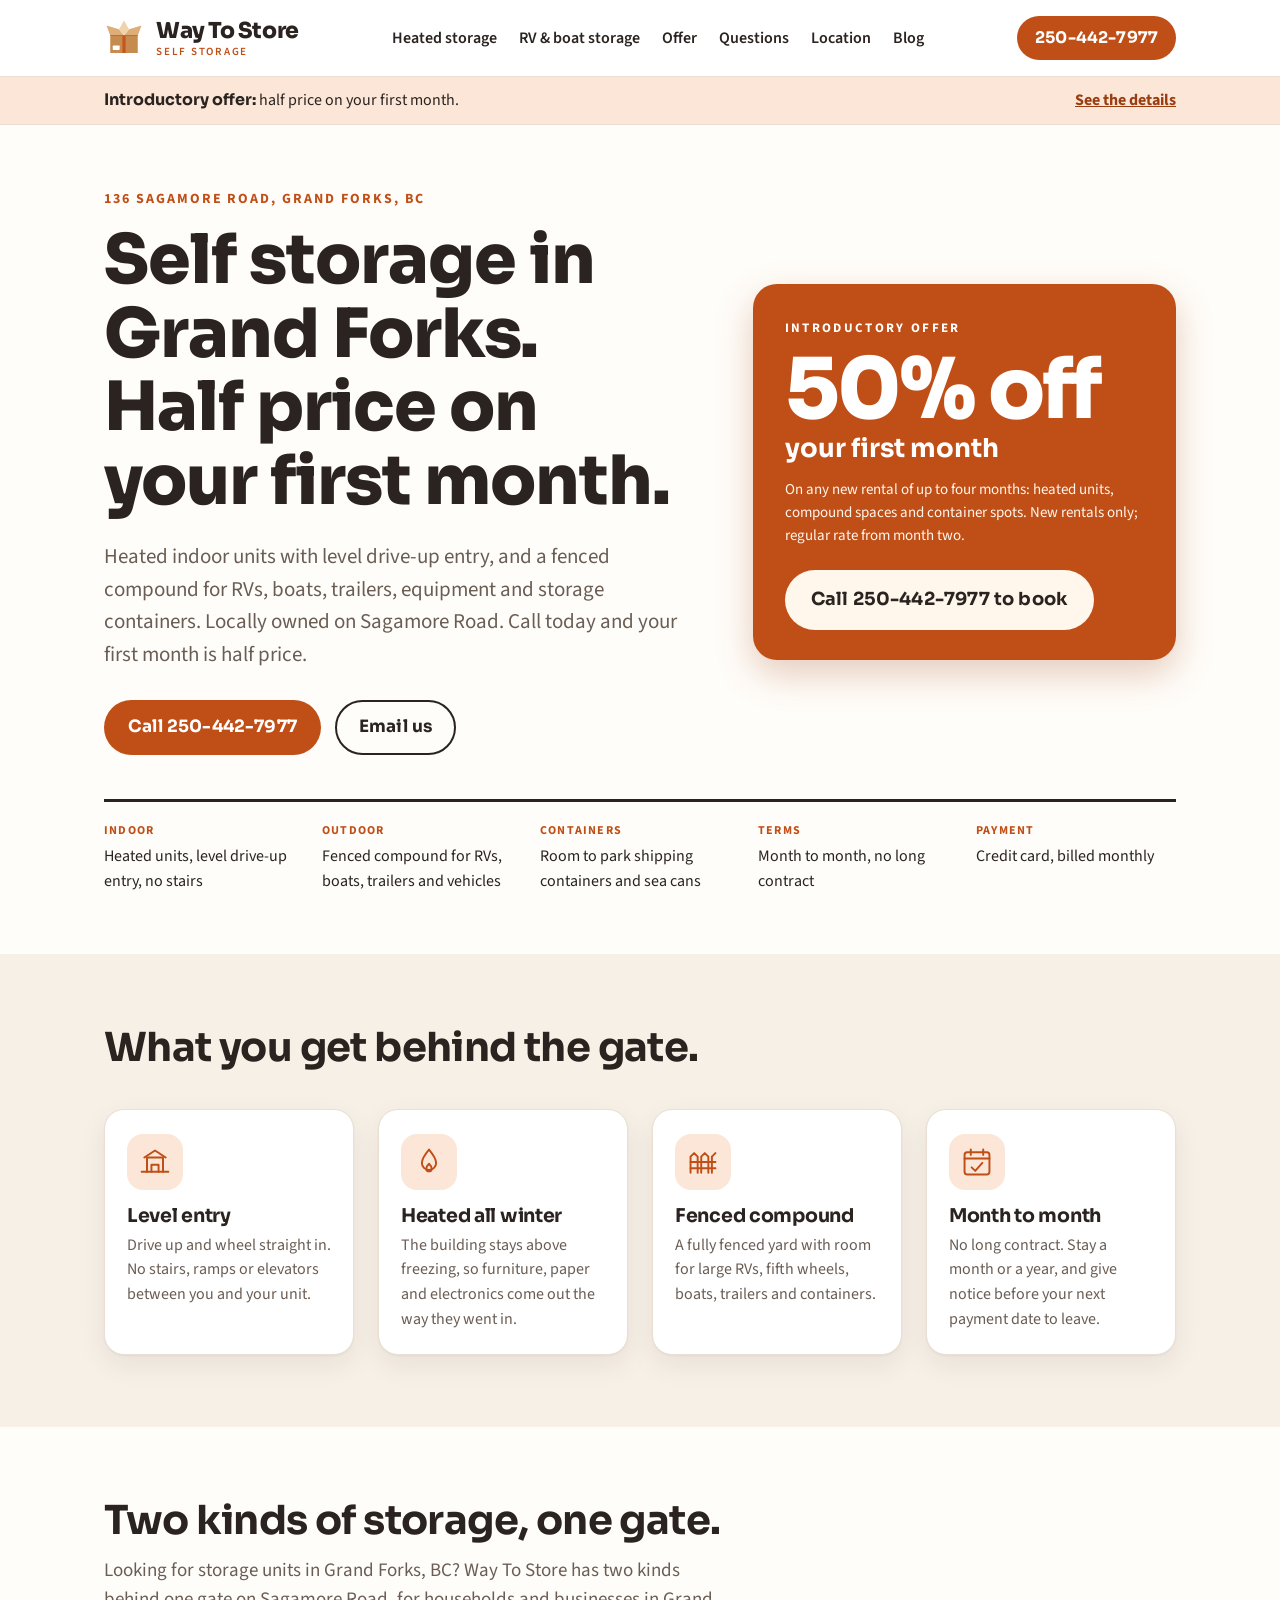
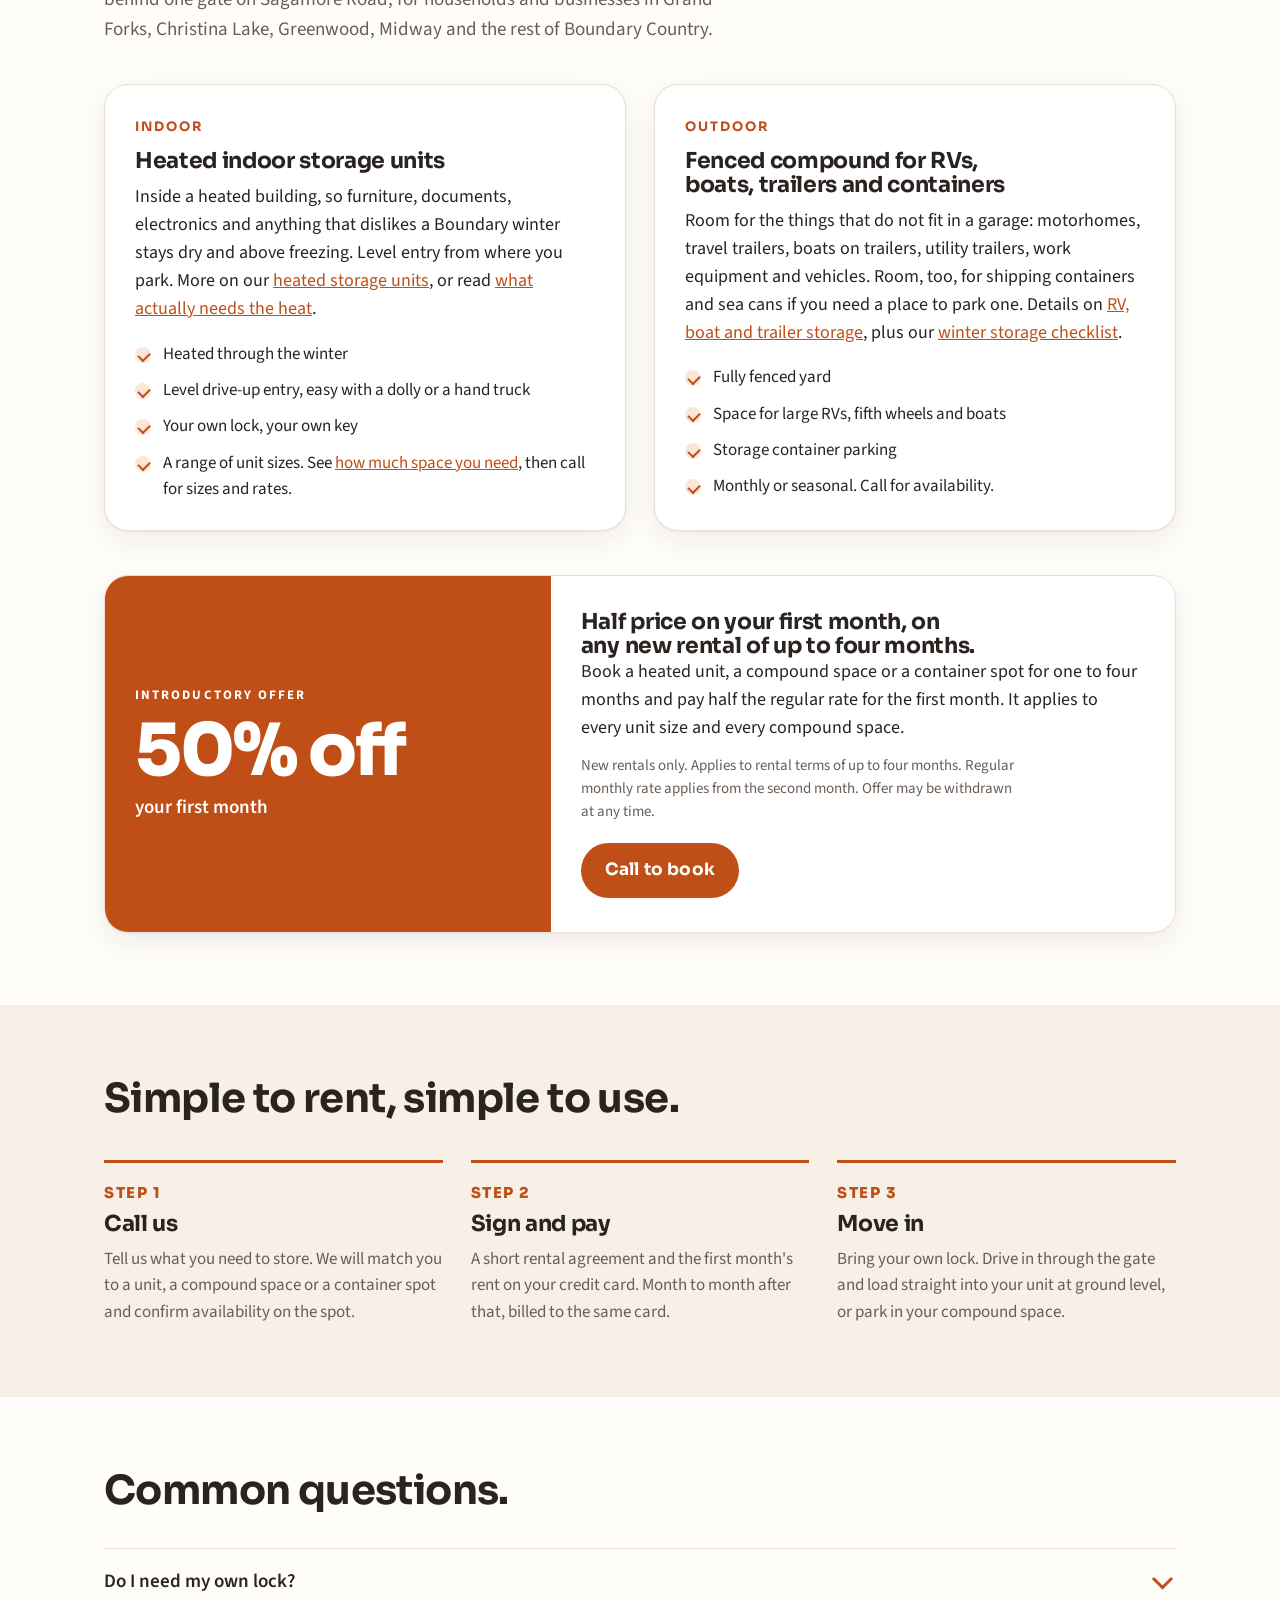
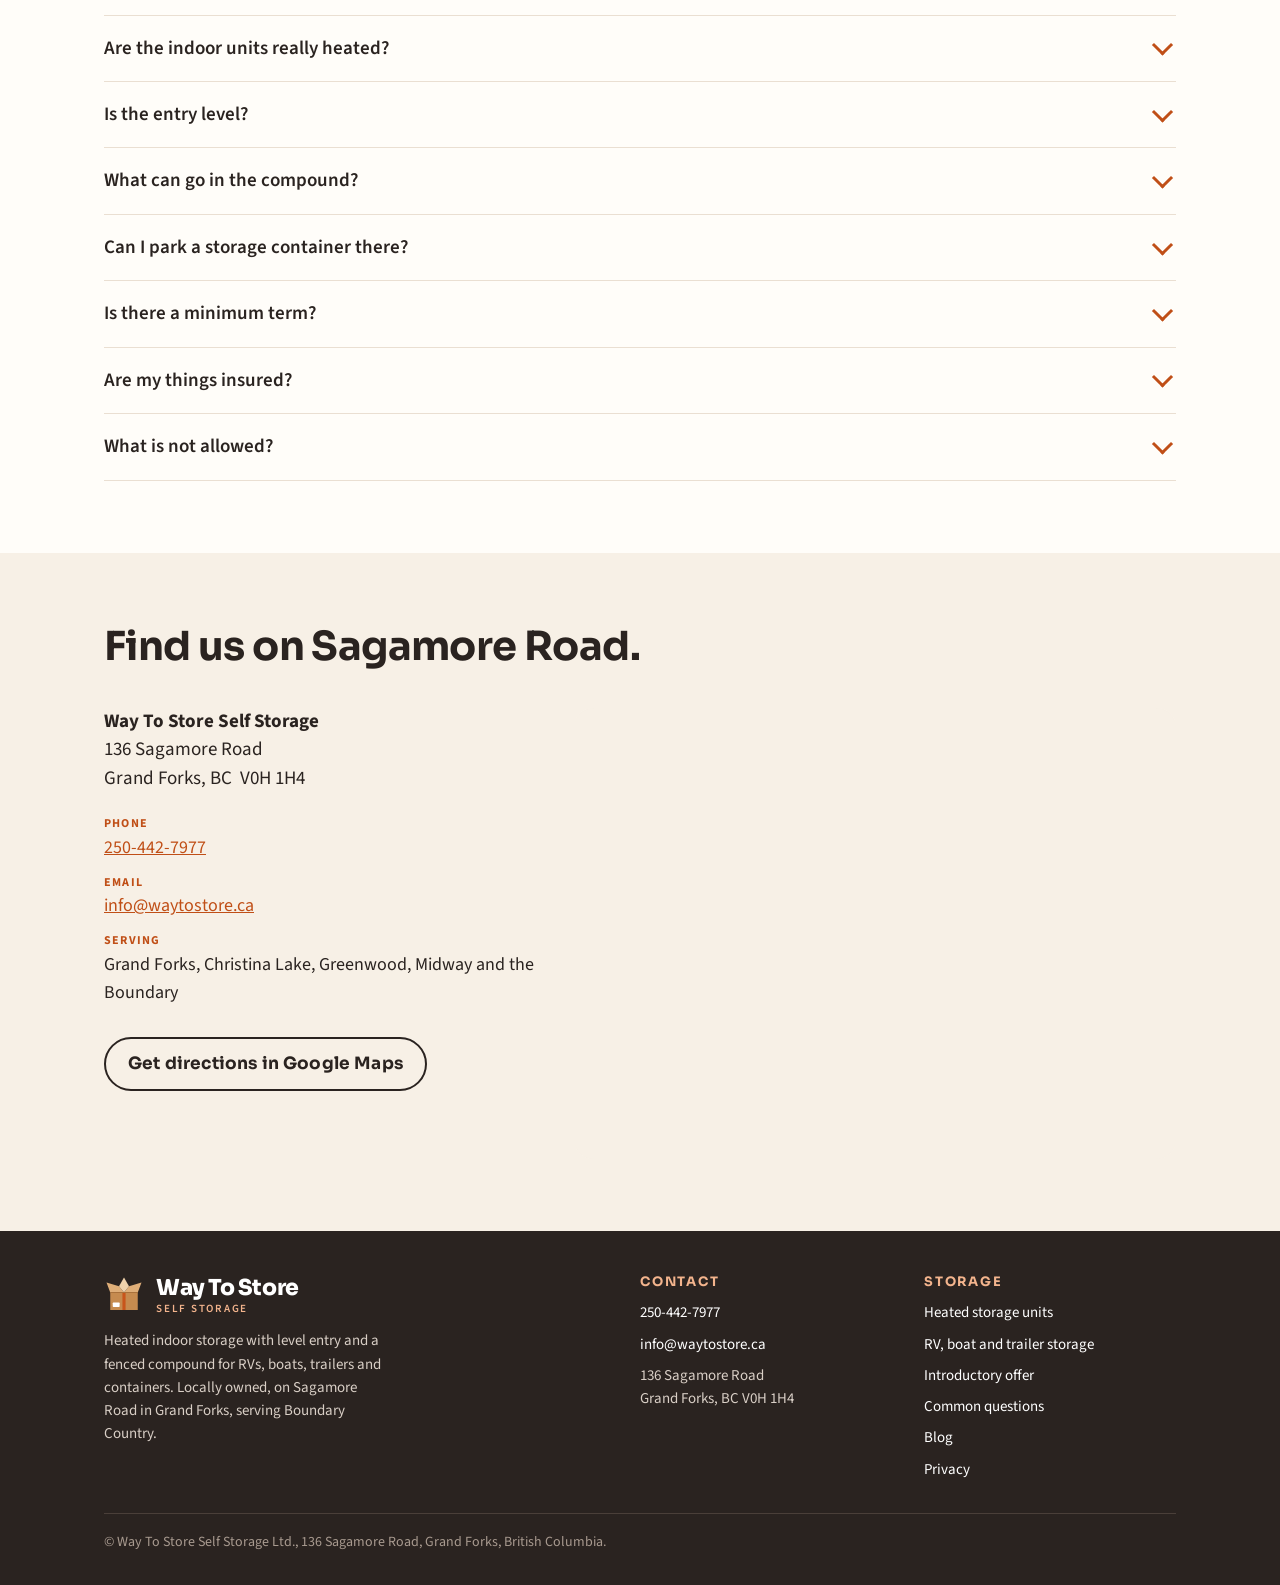
<file: index.html>
<!DOCTYPE html>
<html lang="en-CA">
<head>
<meta charset="utf-8">
<meta name="viewport" content="width=device-width, initial-scale=1">
<title>Self Storage in Grand Forks, BC | Way To Store Self Storage</title>
<meta name="description" content="Heated storage units with level drive-up entry, plus a fenced compound for RVs, boats and trailers in Grand Forks, BC. Half price first month. 250-442-7977.">
<link rel="canonical" href="https://waytostore.ca/">
<link rel="icon" href="favicon.svg" type="image/svg+xml">
<link rel="icon" href="favicon.ico" sizes="32x32">
<meta property="og:site_name" content="Way To Store Self Storage">
<meta property="og:title" content="Self Storage in Grand Forks, BC | Way To Store">
<meta property="og:description" content="Heated indoor units with level entry and a fenced compound for RVs, boats, trailers and containers on Sagamore Road, Grand Forks. Half price on your first month.">
<meta property="og:type" content="website">
<meta property="og:url" content="https://waytostore.ca/">
<meta property="og:image" content="https://waytostore.ca/og-image.png">
<meta property="og:locale" content="en_CA">
<meta name="twitter:card" content="summary_large_image">
<meta name="geo.region" content="CA-BC">
<meta name="geo.placename" content="Grand Forks">
<meta name="theme-color" content="#c04f17">
<!-- fonts --><link rel="preload" href="fonts/sora-normal-1.woff2" as="font" type="font/woff2" crossorigin><link rel="preload" href="fonts/source-sans-3-normal-3.woff2" as="font" type="font/woff2" crossorigin><!-- /fonts -->
<link rel="stylesheet" href="styles.css?v=10">
<script type="application/ld+json">
{
  "@context": "https://schema.org",
  "@graph": [
    {
      "@type": "SelfStorage",
      "@id": "https://waytostore.ca/#business",
      "name": "Way To Store Self Storage",
      "url": "https://waytostore.ca/",
      "logo": "https://waytostore.ca/logo.svg",
      "telephone": "+1-250-442-7977",
      "email": "info@waytostore.ca",
      "image": "https://waytostore.ca/og-image.png",
      "description": "Heated indoor self-storage units with level drive-up entry and a fenced outdoor compound for RVs, boats, trailers, equipment and storage containers in Grand Forks, British Columbia.",
      "address": {
        "@type": "PostalAddress",
        "streetAddress": "136 Sagamore Road",
        "addressLocality": "Grand Forks",
        "addressRegion": "BC",
        "postalCode": "V0H 1H4",
        "addressCountry": "CA"
      },
      "geo": {
        "@type": "GeoCoordinates",
        "latitude": 49.0204154,
        "longitude": -118.4269675
      },
      "hasMap": "https://www.google.com/maps/place/136+Sagamore+Rd,+Grand+Forks,+BC+V0H+1H4",
      "areaServed": [
        {
          "@type": "City",
          "name": "Grand Forks"
        },
        {
          "@type": "Place",
          "name": "Christina Lake"
        },
        {
          "@type": "City",
          "name": "Greenwood"
        },
        {
          "@type": "Place",
          "name": "Midway"
        },
        {
          "@type": "Place",
          "name": "Boundary Country"
        }
      ],
      "hasOfferCatalog": {
        "@type": "OfferCatalog",
        "name": "Storage",
        "itemListElement": [
          {
            "@type": "Offer",
            "itemOffered": {
              "@type": "Service",
              "name": "Heated indoor storage units"
            }
          },
          {
            "@type": "Offer",
            "itemOffered": {
              "@type": "Service",
              "name": "Fenced compound storage for RVs, boats, trailers and vehicles"
            }
          },
          {
            "@type": "Offer",
            "itemOffered": {
              "@type": "Service",
              "name": "Storage container parking"
            }
          }
        ]
      },
      "legalName": "Way To Store Self Storage Ltd.",
      "paymentAccepted": "Credit Card"
    }
  ]
}
</script>
<script type="application/ld+json" data-gen="faq">
{
  "@context": "https://schema.org",
  "@type": "FAQPage",
  "mainEntity": [
    {
      "@type": "Question",
      "name": "Do I need my own lock?",
      "acceptedAnswer": {
        "@type": "Answer",
        "text": "Yes. You supply the lock and keep the only key. A good disc lock or closed-shackle padlock is best."
      }
    },
    {
      "@type": "Question",
      "name": "Are the indoor units really heated?",
      "acceptedAnswer": {
        "@type": "Answer",
        "text": "Yes. The building is heated through the winter so contents stay above freezing. It is not humidity-controlled, so wrap upholstered furniture and mattresses and keep boxes off the floor."
      }
    },
    {
      "@type": "Question",
      "name": "Is the entry level?",
      "acceptedAnswer": {
        "@type": "Answer",
        "text": "Yes. You drive up and walk or wheel straight in. No stairs, no ramps, no elevator, which makes a difference when you are moving a fridge or a filing cabinet."
      }
    },
    {
      "@type": "Question",
      "name": "What can go in the compound?",
      "acceptedAnswer": {
        "@type": "Answer",
        "text": "Motorhomes, travel trailers and fifth wheels, boats on trailers, utility and cargo trailers, vehicles and work equipment. Tell us the length when you call so we can place you."
      }
    },
    {
      "@type": "Question",
      "name": "Can I park a storage container there?",
      "acceptedAnswer": {
        "@type": "Answer",
        "text": "Yes. There is room in the fenced compound for shipping containers and sea cans, whether you already own one or are having one delivered. Tell us the size and we will set aside a spot the truck can reach."
      }
    },
    {
      "@type": "Question",
      "name": "Is there a minimum term?",
      "acceptedAnswer": {
        "@type": "Answer",
        "text": "One month. After that it is month to month. Give us notice before your next payment date when you are ready to move out."
      }
    },
    {
      "@type": "Question",
      "name": "Are my things insured?",
      "acceptedAnswer": {
        "@type": "Answer",
        "text": "No. Goods in storage are not insured by us. Most home or tenant policies extend to items in storage, so check with your insurer."
      }
    },
    {
      "@type": "Question",
      "name": "What is not allowed?",
      "acceptedAnswer": {
        "@type": "Answer",
        "text": "Fuel, propane, paint, chemicals and other hazardous materials, food and perishables, animals, anything illegal, and living or working in a unit. RVs and boats in the compound must be drained of water and have fuel tanks no more than a quarter full."
      }
    }
  ]
}
</script>
</head>
<body>

<header>
  <div class="wrap nav">
    <a class="brand" href="./"><svg class="mark" viewBox="0 0 64 64" aria-hidden="true"><path d="M10 28 H54 V56 H10 Z" fill="#c68b4f"/><path d="M10 28 L4 12 L24 18 L32 28 Z M54 28 L60 12 L40 18 L32 28 Z" fill="#dfae78"/><path d="M24 18 L32 4 L40 18 L32 28 Z" fill="#f0d2ab"/><rect x="29.5" y="28" width="5" height="28" fill="#c8551b"/><path d="M10 28 H54" stroke="#a9713a" stroke-width="1.5"/><rect x="14" y="44" width="11" height="7" rx="1" fill="#ffffff"/></svg><span class="word"><b>Way To Store</b><small>Self Storage</small></span></a>
    <ul class="nav-desktop">
      <li><a href="./heated-storage-grand-forks.html">Heated storage</a></li>
      <li><a href="./rv-boat-trailer-storage-grand-forks.html">RV &amp; boat storage</a></li>
      <li><a href="./#offer">Offer</a></li>
      <li><a href="./#faq">Questions</a></li>
      <li><a href="./#location">Location</a></li>
      <li><a href="./blog/">Blog</a></li>
    </ul>
    <a class="btn" href="tel:+12504427977">250-442-7977</a>
    <details class="nav-mobile">
      <summary aria-label="Menu"><span></span><span></span><span></span></summary>
      <ul>
        <li><a href="./heated-storage-grand-forks.html">Heated storage</a></li>
        <li><a href="./rv-boat-trailer-storage-grand-forks.html">RV &amp; boat storage</a></li>
        <li><a href="./#offer">Offer</a></li>
        <li><a href="./#faq">Questions</a></li>
        <li><a href="./#location">Location</a></li>
        <li><a href="./blog/">Blog</a></li>
      </ul>
    </details>
  </div>
</header>

<div class="ribbon">
  <div class="wrap">
    <div><strong>Introductory offer:</strong> half price on your first month.</div>
    <a href="#offer">See the details</a>
  </div>
</div>

<main id="top">

<section class="hero">
  <div class="wrap grid">
    <div>
      <div class="eyebrow">136 Sagamore Road, Grand Forks, BC</div>
      <h1>Self storage in Grand Forks. Half price on your first month.</h1>
      <p class="lede">Heated indoor units with level drive-up entry, and a fenced compound for RVs, boats, trailers, equipment and storage containers. Locally owned on Sagamore Road. Call today and your first month is half price.</p>
      <div class="actions">
        <a class="btn" href="tel:+12504427977">Call 250-442-7977</a>
        <a class="btn ghost" href="mailto:info@waytostore.ca?subject=Storage%20enquiry">Email us</a>
      </div>
    </div>
    <div class="hero-offer" id="offer-top">
      <div class="label">Introductory offer</div>
      <div class="big">50% off</div>
      <div class="sub">your first month</div>
      <p class="terms">On any new rental of up to four months: heated units, compound spaces and container spots. New rentals only; regular rate from month two.</p>
      <a class="btn" href="tel:+12504427977">Call 250-442-7977 to book</a>
    </div>
  </div>
  <div class="wrap">
    <dl class="facts-strip">
      <div><dt>Indoor</dt><dd>Heated units, level drive-up entry, no stairs</dd></div>
      <div><dt>Outdoor</dt><dd>Fenced compound for RVs, boats, trailers and vehicles</dd></div>
      <div><dt>Containers</dt><dd>Room to park shipping containers and sea cans</dd></div>
      <div><dt>Terms</dt><dd>Month to month, no long contract</dd></div>
      <div><dt>Payment</dt><dd>Credit card, billed monthly</dd></div>
    </dl>
  </div>
</section>

<section class="band tint" id="why">
  <div class="wrap">
    <h2>What you get behind the gate.</h2>
    <div class="why">
      <div>
        <svg viewBox="0 0 36 36" fill="none" stroke="currentColor" stroke-width="2.2" stroke-linecap="round" stroke-linejoin="round" aria-hidden="true"><path d="M3 29h30"/><path d="M9 29V13h18v16"/><path d="M14 29v-8h8v8"/><path d="M6 13l12-8 12 8"/></svg>
        <h3>Level entry</h3>
        <p>Drive up and wheel straight in. No stairs, ramps or elevators between you and your unit.</p>
      </div>
      <div>
        <svg viewBox="0 0 36 36" fill="none" stroke="currentColor" stroke-width="2.2" stroke-linecap="round" stroke-linejoin="round" aria-hidden="true"><path d="M18 4c-5 6-8 10-8 15a8 8 0 0 0 16 0c0-5-3-9-8-15z"/><path d="M18 20c-2 2-3 3.5-3 5.5a3 3 0 0 0 6 0c0-2-1-3.5-3-5.5z"/></svg>
        <h3>Heated all winter</h3>
        <p>The building stays above freezing, so furniture, paper and electronics come out the way they went in.</p>
      </div>
      <div>
        <svg viewBox="0 0 36 36" fill="none" stroke="currentColor" stroke-width="2.2" stroke-linecap="round" stroke-linejoin="round" aria-hidden="true"><path d="M4 30V12l4-4 4 4v18M16 30V12l4-4 4 4v18M28 30V12l4-4"/><path d="M4 18h28M4 25h28"/></svg>
        <h3>Fenced compound</h3>
        <p>A fully fenced yard with room for large RVs, fifth wheels, boats, trailers and containers.</p>
      </div>
      <div>
        <svg viewBox="0 0 36 36" fill="none" stroke="currentColor" stroke-width="2.2" stroke-linecap="round" stroke-linejoin="round" aria-hidden="true"><rect x="4" y="7" width="28" height="25" rx="3"/><path d="M4 14h28M11 4v6M25 4v6"/><path d="M12 24l4 4 8-9"/></svg>
        <h3>Month to month</h3>
        <p>No long contract. Stay a month or a year, and give notice before your next payment date to leave.</p>
      </div>
    </div>
  </div>
</section>

<section class="band" id="storage">
  <div class="wrap">
    <h2>Two kinds of storage, one gate.</h2>
    <p class="section-intro">Looking for storage units in Grand Forks, BC? Way To Store has two kinds behind one gate on Sagamore Road, for households and businesses in Grand Forks, Christina Lake, Greenwood, Midway and the rest of Boundary Country.</p>
    <div class="two">
      <div class="offer">
        <div class="num">INDOOR</div>
        <h3>Heated indoor storage units</h3>
        <p>Inside a heated building, so furniture, documents, electronics and anything that dislikes a Boundary winter stays dry and above freezing. Level entry from where you park. More on our <a href="heated-storage-grand-forks.html">heated storage units</a>, or read <a href="blog/heated-vs-unheated-storage-grand-forks.html">what actually needs the heat</a>.</p>
        <ul>
          <li>Heated through the winter</li>
          <li>Level drive-up entry, easy with a dolly or a hand truck</li>
          <li>Your own lock, your own key</li>
          <li>A range of unit sizes. See <a href="blog/how-much-storage-space-do-i-need.html">how much space you need</a>, then call for sizes and rates.</li>
        </ul>
      </div>
      <div class="offer">
        <div class="num">OUTDOOR</div>
        <h3>Fenced compound for RVs, boats, trailers and containers</h3>
        <p>Room for the things that do not fit in a garage: motorhomes, travel trailers, boats on trailers, utility trailers, work equipment and vehicles. Room, too, for shipping containers and sea cans if you need a place to park one. Details on <a href="rv-boat-trailer-storage-grand-forks.html">RV, boat and trailer storage</a>, plus our <a href="blog/winter-storage-rv-boat-boundary.html">winter storage checklist</a>.</p>
        <ul>
          <li>Fully fenced yard</li>
          <li>Space for large RVs, fifth wheels and boats</li>
          <li>Storage container parking</li>
          <li>Monthly or seasonal. Call for availability.</li>
        </ul>
      </div>
    </div>

    <div class="offer-block" id="offer">
      <div class="price">
        <div class="label">Introductory offer</div>
        <div class="big">50% off</div>
        <div class="sub">your first month</div>
      </div>
      <div class="terms">
        <h3>Half price on your first month, on any new rental of up to four months.</h3>
        <p>Book a heated unit, a compound space or a container spot for one to four months and pay half the regular rate for the first month. It applies to every unit size and every compound space.</p>
        <p class="fine">New rentals only. Applies to rental terms of up to four months. Regular monthly rate applies from the second month. Offer may be withdrawn at any time.</p>
        <div class="actions">
          <a class="btn" href="tel:+12504427977">Call to book</a>
        </div>
      </div>
    </div>
  </div>
</section>

<section class="band tint" id="how">
  <div class="wrap">
    <h2>Simple to rent, simple to use.</h2>
    <div class="steps">
      <div class="step">
        <div class="n">STEP 1</div>
        <h3>Call us</h3>
        <p>Tell us what you need to store. We will match you to a unit, a compound space or a container spot and confirm availability on the spot.</p>
      </div>
      <div class="step">
        <div class="n">STEP 2</div>
        <h3>Sign and pay</h3>
        <p>A short rental agreement and the first month's rent on your credit card. Month to month after that, billed to the same card.</p>
      </div>
      <div class="step">
        <div class="n">STEP 3</div>
        <h3>Move in</h3>
        <p>Bring your own lock. Drive in through the gate and load straight into your unit at ground level, or park in your compound space.</p>
      </div>
    </div>
  </div>
</section>

<section class="band" id="faq">
  <div class="wrap">
    <h2>Common questions.</h2>
    <div class="faq">
      <details>
        <summary>Do I need my own lock?</summary>
        <p>Yes. You supply the lock and keep the only key. A good disc lock or closed-shackle padlock is best.</p>
      </details>
      <details>
        <summary>Are the indoor units really heated?</summary>
        <p>Yes. The building is heated through the winter so contents stay above freezing. It is not humidity-controlled, so wrap upholstered furniture and mattresses and keep boxes off the floor.</p>
      </details>
      <details>
        <summary>Is the entry level?</summary>
        <p>Yes. You drive up and walk or wheel straight in. No stairs, no ramps, no elevator, which makes a difference when you are moving a fridge or a filing cabinet.</p>
      </details>
      <details>
        <summary>What can go in the compound?</summary>
        <p>Motorhomes, travel trailers and fifth wheels, boats on trailers, utility and cargo trailers, vehicles and work equipment. Tell us the length when you call so we can place you.</p>
      </details>
      <details>
        <summary>Can I park a storage container there?</summary>
        <p>Yes. There is room in the fenced compound for shipping containers and sea cans, whether you already own one or are having one delivered. Tell us the size and we will set aside a spot the truck can reach.</p>
      </details>
      <details>
        <summary>Is there a minimum term?</summary>
        <p>One month. After that it is month to month. Give us notice before your next payment date when you are ready to move out.</p>
      </details>
      <details>
        <summary>Are my things insured?</summary>
        <p>No. Goods in storage are not insured by us. Most home or tenant policies extend to items in storage, so check with your insurer.</p>
      </details>
      <details>
        <summary>What is not allowed?</summary>
        <p>Fuel, propane, paint, chemicals and other hazardous materials, food and perishables, animals, anything illegal, and living or working in a unit. RVs and boats in the compound must be drained of water and have fuel tanks no more than a quarter full.</p>
      </details>
    </div>
  </div>
</section>

<section class="band tint" id="location">
  <div class="wrap">
    <h2>Find us on Sagamore Road.</h2>
    <div class="loc">
      <div>
        <address>
          <strong>Way To Store Self Storage</strong><br>
          136 Sagamore Road<br>
          Grand Forks, BC&nbsp; V0H 1H4
        </address>
        <ul class="contact-list">
          <li><span>Phone</span><a href="tel:+12504427977">250-442-7977</a></li>
          <li><span>Email</span><a href="mailto:info@waytostore.ca">info@waytostore.ca</a></li>
          <li><span>Serving</span>Grand Forks, Christina Lake, Greenwood, Midway and the Boundary</li>
        </ul>
        <div class="actions">
          <a class="btn ghost" href="https://www.google.com/maps/dir/?api=1&destination=136+Sagamore+Road,+Grand+Forks,+BC" target="_blank" rel="noopener">Get directions in Google Maps</a>
        </div>
      </div>
      <iframe class="map" allowfullscreen title="Map showing Way To Store Self Storage at 136 Sagamore Road, Grand Forks, BC" loading="lazy" referrerpolicy="no-referrer-when-downgrade" src="https://www.google.com/maps/embed?origin=mfe&amp;pb=!1m3!2m1!1s136+Sagamore+Road,+Grand+Forks,+BC!6i15"></iframe>
    </div>
  </div>
</section>

</main>

<footer>
  <div class="wrap">
    <div class="cols">
      <div>
        <a class="brand" href="./"><svg class="mark" viewBox="0 0 64 64" aria-hidden="true"><path d="M10 28 H54 V56 H10 Z" fill="#c68b4f"/><path d="M10 28 L4 12 L24 18 L32 28 Z M54 28 L60 12 L40 18 L32 28 Z" fill="#dfae78"/><path d="M24 18 L32 4 L40 18 L32 28 Z" fill="#f0d2ab"/><rect x="29.5" y="28" width="5" height="28" fill="#c8551b"/><path d="M10 28 H54" stroke="#a9713a" stroke-width="1.5"/><rect x="14" y="44" width="11" height="7" rx="1" fill="#ffffff"/></svg><span class="word"><b>Way To Store</b><small>Self Storage</small></span></a>
        <p>Heated indoor storage with level entry and a fenced compound for RVs, boats, trailers and containers. Locally owned, on Sagamore Road in Grand Forks, serving Boundary Country.</p>
      </div>
      <div>
        <h3>Contact</h3>
        <ul>
          <li><a href="tel:+12504427977">250-442-7977</a></li>
          <li><a href="mailto:info@waytostore.ca">info@waytostore.ca</a></li>
          <li>136 Sagamore Road<br>Grand Forks, BC V0H 1H4</li>
        </ul>
      </div>
      <div>
        <h3>Storage</h3>
        <ul>
          <li><a href="./heated-storage-grand-forks.html">Heated storage units</a></li>
          <li><a href="./rv-boat-trailer-storage-grand-forks.html">RV, boat and trailer storage</a></li>
          <li><a href="./#offer">Introductory offer</a></li>
          <li><a href="./#faq">Common questions</a></li>
          <li><a href="./blog/">Blog</a></li>
          <li><a href="./privacy.html">Privacy</a></li>
        </ul>
      </div>
    </div>
    <div class="legal">&copy; Way To Store Self Storage Ltd., 136 Sagamore Road, Grand Forks, British Columbia.</div>
  </div>
</footer>

</body>
</html>
</file>
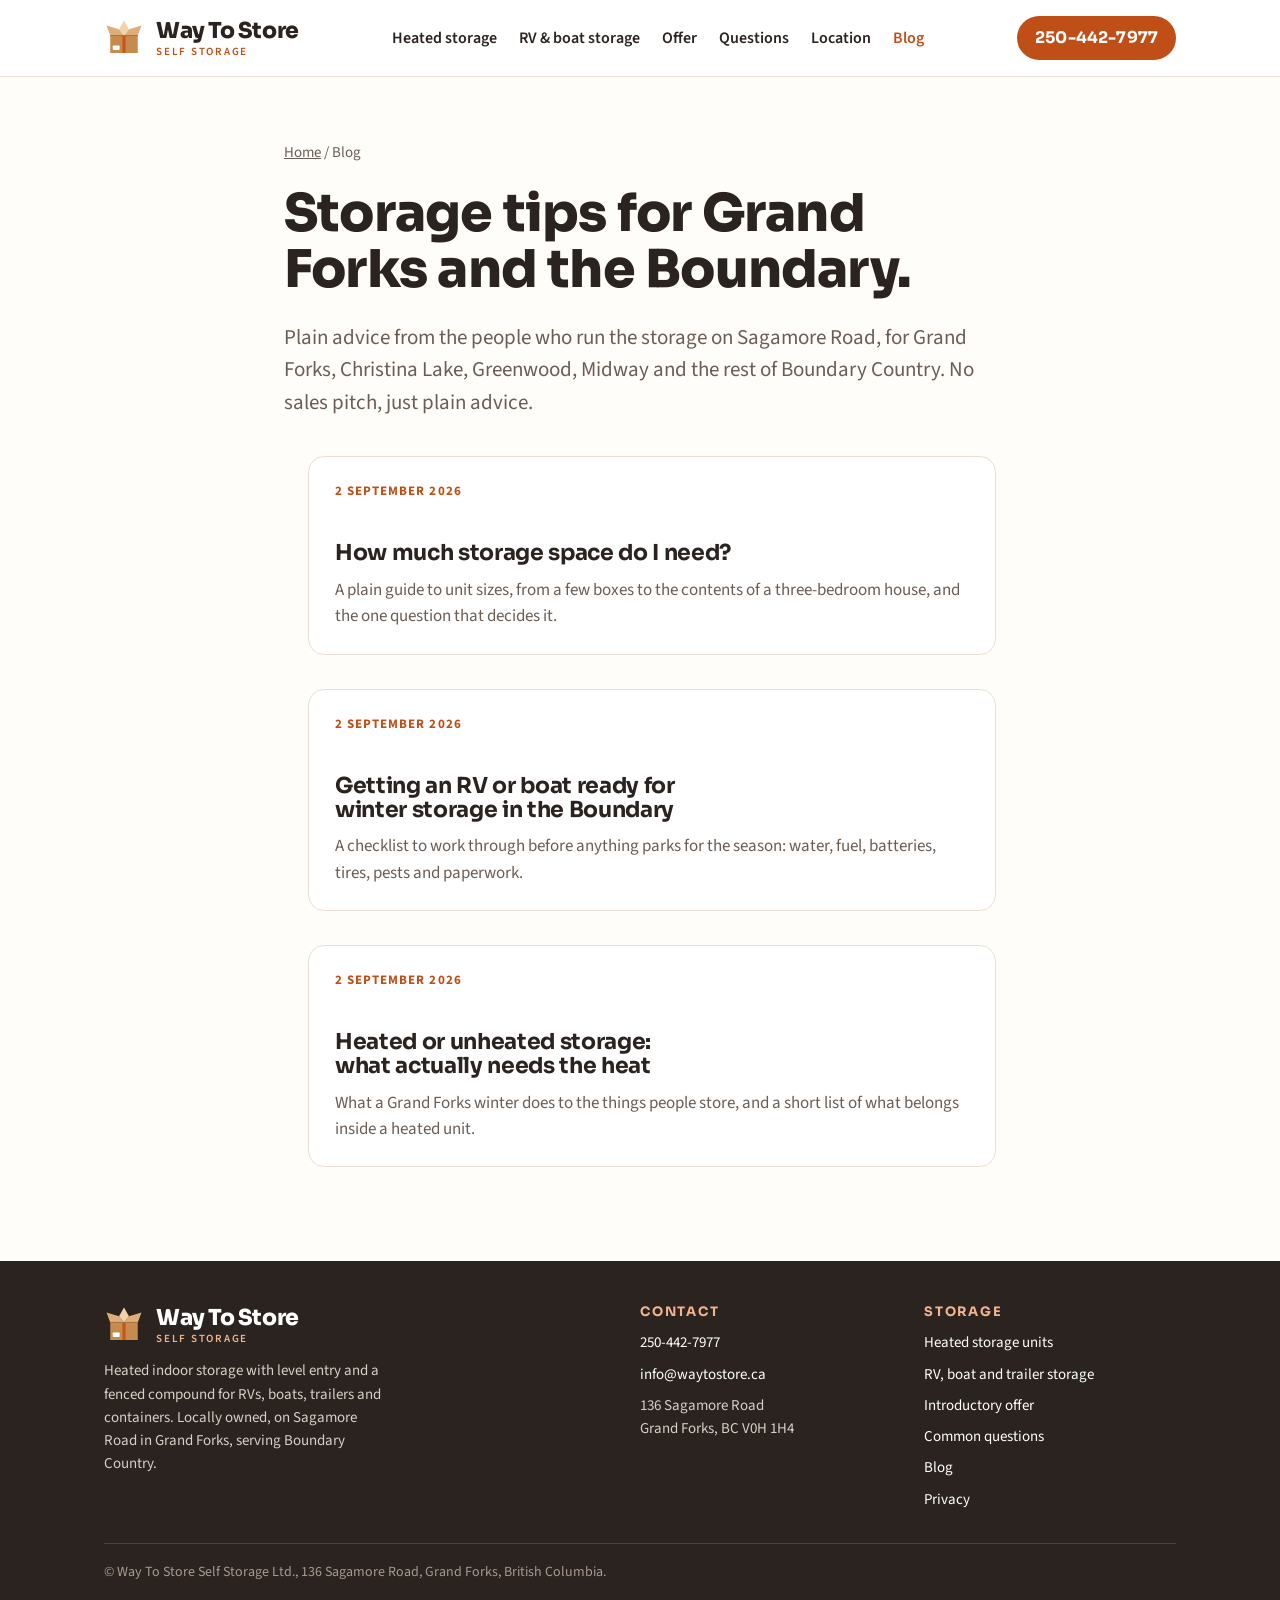
<file: blog/index.html>
<!DOCTYPE html>
<html lang="en-CA">
<head>
<meta charset="utf-8">
<meta name="viewport" content="width=device-width, initial-scale=1">
<title>Storage Tips for Grand Forks &amp; the Boundary | Way To Store</title>
<meta name="description" content="Plain storage advice from Way To Store in Grand Forks, BC: choosing a unit size, winter RV and boat prep, and what needs a heated unit.">
<link rel="canonical" href="https://waytostore.ca/blog/">
<link rel="icon" href="../favicon.svg" type="image/svg+xml">
<link rel="icon" href="../favicon.ico" sizes="32x32">
<meta property="og:site_name" content="Way To Store Self Storage">
<meta property="og:title" content="Storage Tips | Way To Store Blog">
<meta property="og:description" content="Plain advice on storage from Way To Store Self Storage in Grand Forks, BC.">
<meta property="og:type" content="website">
<meta property="og:url" content="https://waytostore.ca/blog/">
<meta property="og:image" content="https://waytostore.ca/og-image.png">
<meta property="og:locale" content="en_CA">
<meta name="twitter:card" content="summary_large_image">
<!-- fonts --><link rel="preload" href="../fonts/sora-normal-1.woff2" as="font" type="font/woff2" crossorigin><link rel="preload" href="../fonts/source-sans-3-normal-3.woff2" as="font" type="font/woff2" crossorigin><!-- /fonts -->
<link rel="stylesheet" href="../styles.css?v=10">
<script type="application/ld+json">
{
  "@context": "https://schema.org",
  "@type": "Blog",
  "name": "Way To Store Blog",
  "url": "https://waytostore.ca/blog/",
  "publisher": {"@type": "Organization", "name": "Way To Store Self Storage", "url": "https://waytostore.ca/"}
}
</script>
<script type="application/ld+json" data-gen="breadcrumbs">
{
  "@context": "https://schema.org",
  "@type": "BreadcrumbList",
  "itemListElement": [
    {
      "@type": "ListItem",
      "position": 1,
      "name": "Home",
      "item": "https://waytostore.ca/"
    },
    {
      "@type": "ListItem",
      "position": 2,
      "name": "Blog",
      "item": "https://waytostore.ca/blog/"
    }
  ]
}
</script>
</head>
<body>
<header>
  <div class="wrap nav">
    <a class="brand" href="../"><svg class="mark" viewBox="0 0 64 64" aria-hidden="true"><path d="M10 28 H54 V56 H10 Z" fill="#c68b4f"/><path d="M10 28 L4 12 L24 18 L32 28 Z M54 28 L60 12 L40 18 L32 28 Z" fill="#dfae78"/><path d="M24 18 L32 4 L40 18 L32 28 Z" fill="#f0d2ab"/><rect x="29.5" y="28" width="5" height="28" fill="#c8551b"/><path d="M10 28 H54" stroke="#a9713a" stroke-width="1.5"/><rect x="14" y="44" width="11" height="7" rx="1" fill="#ffffff"/></svg><span class="word"><b>Way To Store</b><small>Self Storage</small></span></a>
    <ul class="nav-desktop">
      <li><a href="../heated-storage-grand-forks.html">Heated storage</a></li>
      <li><a href="../rv-boat-trailer-storage-grand-forks.html">RV &amp; boat storage</a></li>
      <li><a href="../#offer">Offer</a></li>
      <li><a href="../#faq">Questions</a></li>
      <li><a href="../#location">Location</a></li>
      <li><a href="../blog/" aria-current="page">Blog</a></li>
    </ul>
    <a class="btn" href="tel:+12504427977">250-442-7977</a>
    <details class="nav-mobile">
      <summary aria-label="Menu"><span></span><span></span><span></span></summary>
      <ul>
        <li><a href="../heated-storage-grand-forks.html">Heated storage</a></li>
        <li><a href="../rv-boat-trailer-storage-grand-forks.html">RV &amp; boat storage</a></li>
        <li><a href="../#offer">Offer</a></li>
        <li><a href="../#faq">Questions</a></li>
        <li><a href="../#location">Location</a></li>
        <li><a href="../blog/" aria-current="page">Blog</a></li>
      </ul>
    </details>
  </div>
</header>

<main class="article">
  <div class="wrap">
    <div class="crumbs"><a href="../">Home</a> / Blog</div>
    <h1>Storage tips for Grand Forks and the Boundary.</h1>
    <p class="lede">Plain advice from the people who run the storage on Sagamore Road, for Grand Forks, Christina Lake, Greenwood, Midway and the rest of Boundary Country. No sales pitch, just plain advice.</p>

    <ul class="post-list">
      <li>
        <time datetime="2026-09-02">2 September 2026</time>
        <h2><a href="how-much-storage-space-do-i-need.html">How much storage space do I need?</a></h2>
        <p>A plain guide to unit sizes, from a few boxes to the contents of a three-bedroom house, and the one question that decides it.</p>
      </li>
      <li>
        <time datetime="2026-09-02">2 September 2026</time>
        <h2><a href="winter-storage-rv-boat-boundary.html">Getting an RV or boat ready for winter storage in the Boundary</a></h2>
        <p>A checklist to work through before anything parks for the season: water, fuel, batteries, tires, pests and paperwork.</p>
      </li>
      <li>
        <time datetime="2026-09-02">2 September 2026</time>
        <h2><a href="heated-vs-unheated-storage-grand-forks.html">Heated or unheated storage: what actually needs the heat</a></h2>
        <p>What a Grand Forks winter does to the things people store, and a short list of what belongs inside a heated unit.</p>
      </li>
    </ul>
  </div>
</main>

<footer>
  <div class="wrap">
    <div class="cols">
      <div>
        <a class="brand" href="../"><svg class="mark" viewBox="0 0 64 64" aria-hidden="true"><path d="M10 28 H54 V56 H10 Z" fill="#c68b4f"/><path d="M10 28 L4 12 L24 18 L32 28 Z M54 28 L60 12 L40 18 L32 28 Z" fill="#dfae78"/><path d="M24 18 L32 4 L40 18 L32 28 Z" fill="#f0d2ab"/><rect x="29.5" y="28" width="5" height="28" fill="#c8551b"/><path d="M10 28 H54" stroke="#a9713a" stroke-width="1.5"/><rect x="14" y="44" width="11" height="7" rx="1" fill="#ffffff"/></svg><span class="word"><b>Way To Store</b><small>Self Storage</small></span></a>
        <p>Heated indoor storage with level entry and a fenced compound for RVs, boats, trailers and containers. Locally owned, on Sagamore Road in Grand Forks, serving Boundary Country.</p>
      </div>
      <div>
        <h3>Contact</h3>
        <ul>
          <li><a href="tel:+12504427977">250-442-7977</a></li>
          <li><a href="mailto:info@waytostore.ca">info@waytostore.ca</a></li>
          <li>136 Sagamore Road<br>Grand Forks, BC V0H 1H4</li>
        </ul>
      </div>
      <div>
        <h3>Storage</h3>
        <ul>
          <li><a href="../heated-storage-grand-forks.html">Heated storage units</a></li>
          <li><a href="../rv-boat-trailer-storage-grand-forks.html">RV, boat and trailer storage</a></li>
          <li><a href="../#offer">Introductory offer</a></li>
          <li><a href="../#faq">Common questions</a></li>
          <li><a href="../blog/">Blog</a></li>
          <li><a href="../privacy.html">Privacy</a></li>
        </ul>
      </div>
    </div>
    <div class="legal">&copy; Way To Store Self Storage Ltd., 136 Sagamore Road, Grand Forks, British Columbia.</div>
  </div>
</footer>
</body>
</html>
</file>
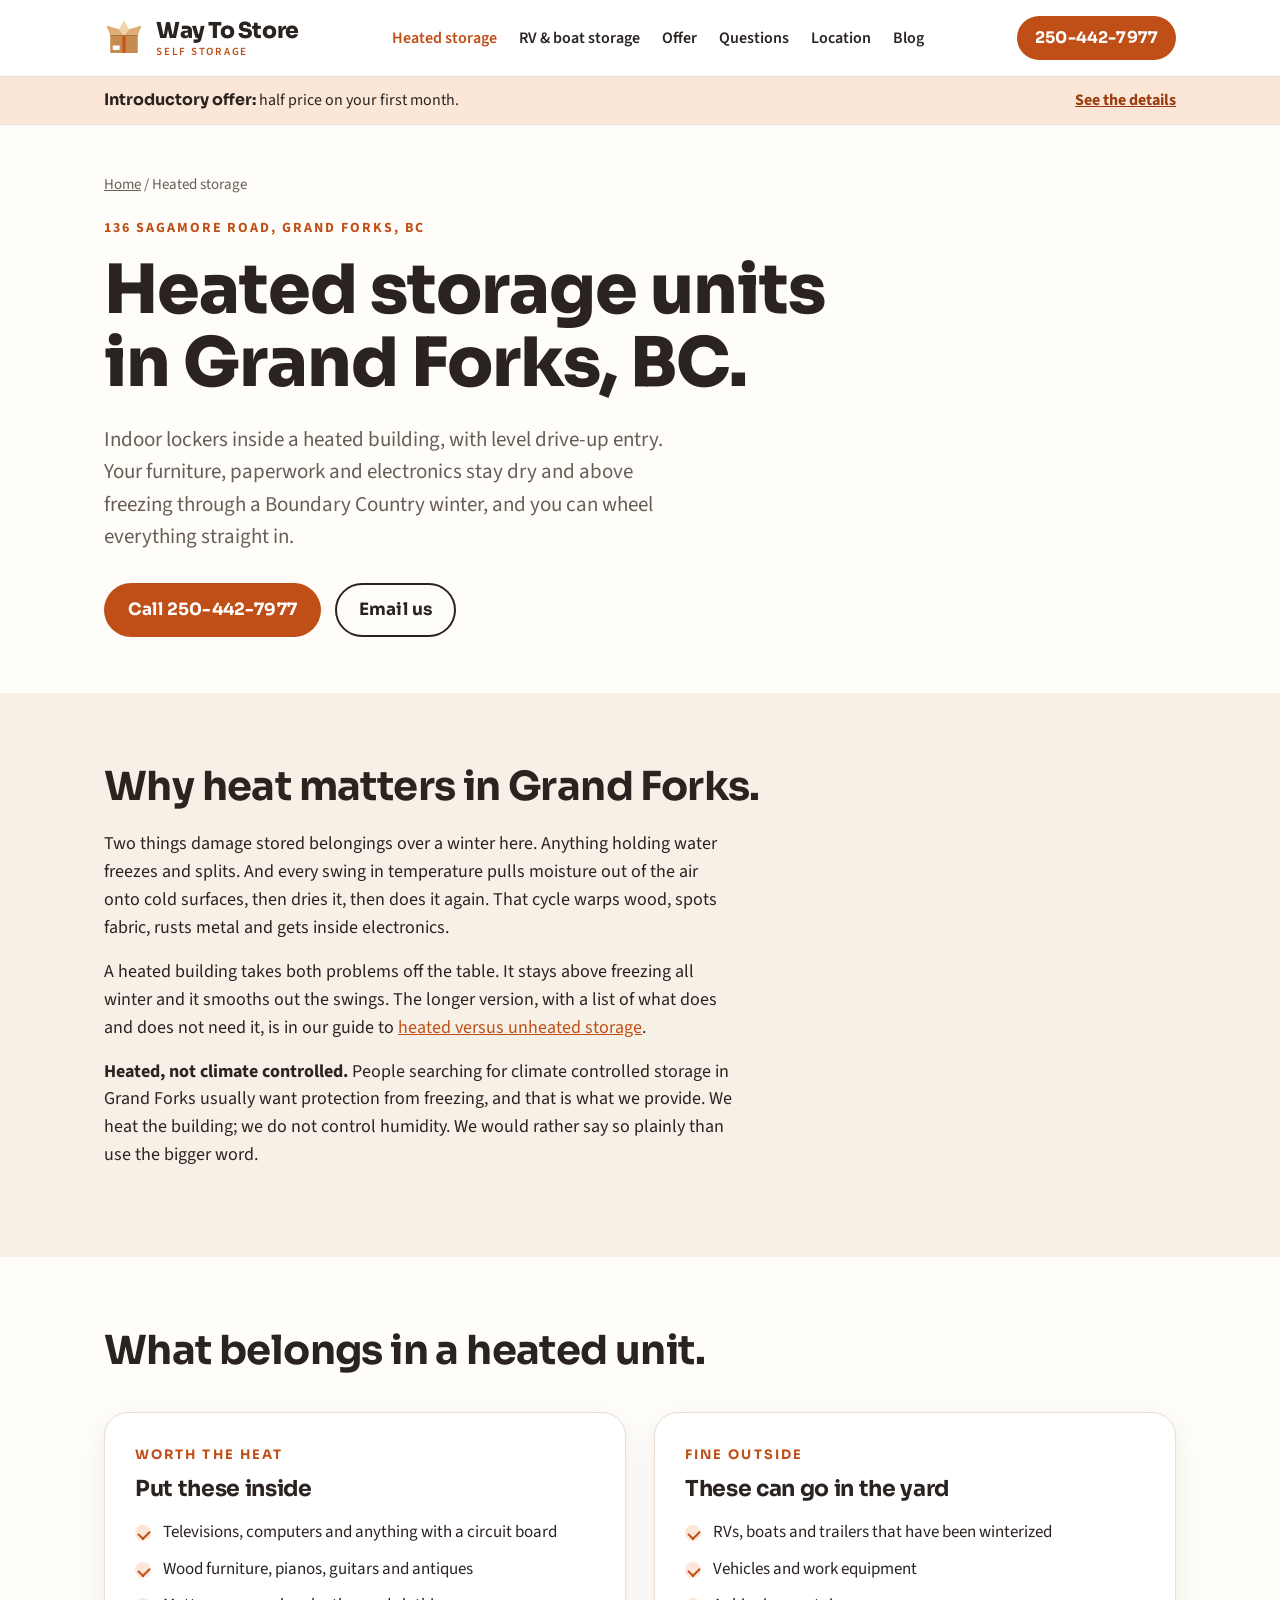
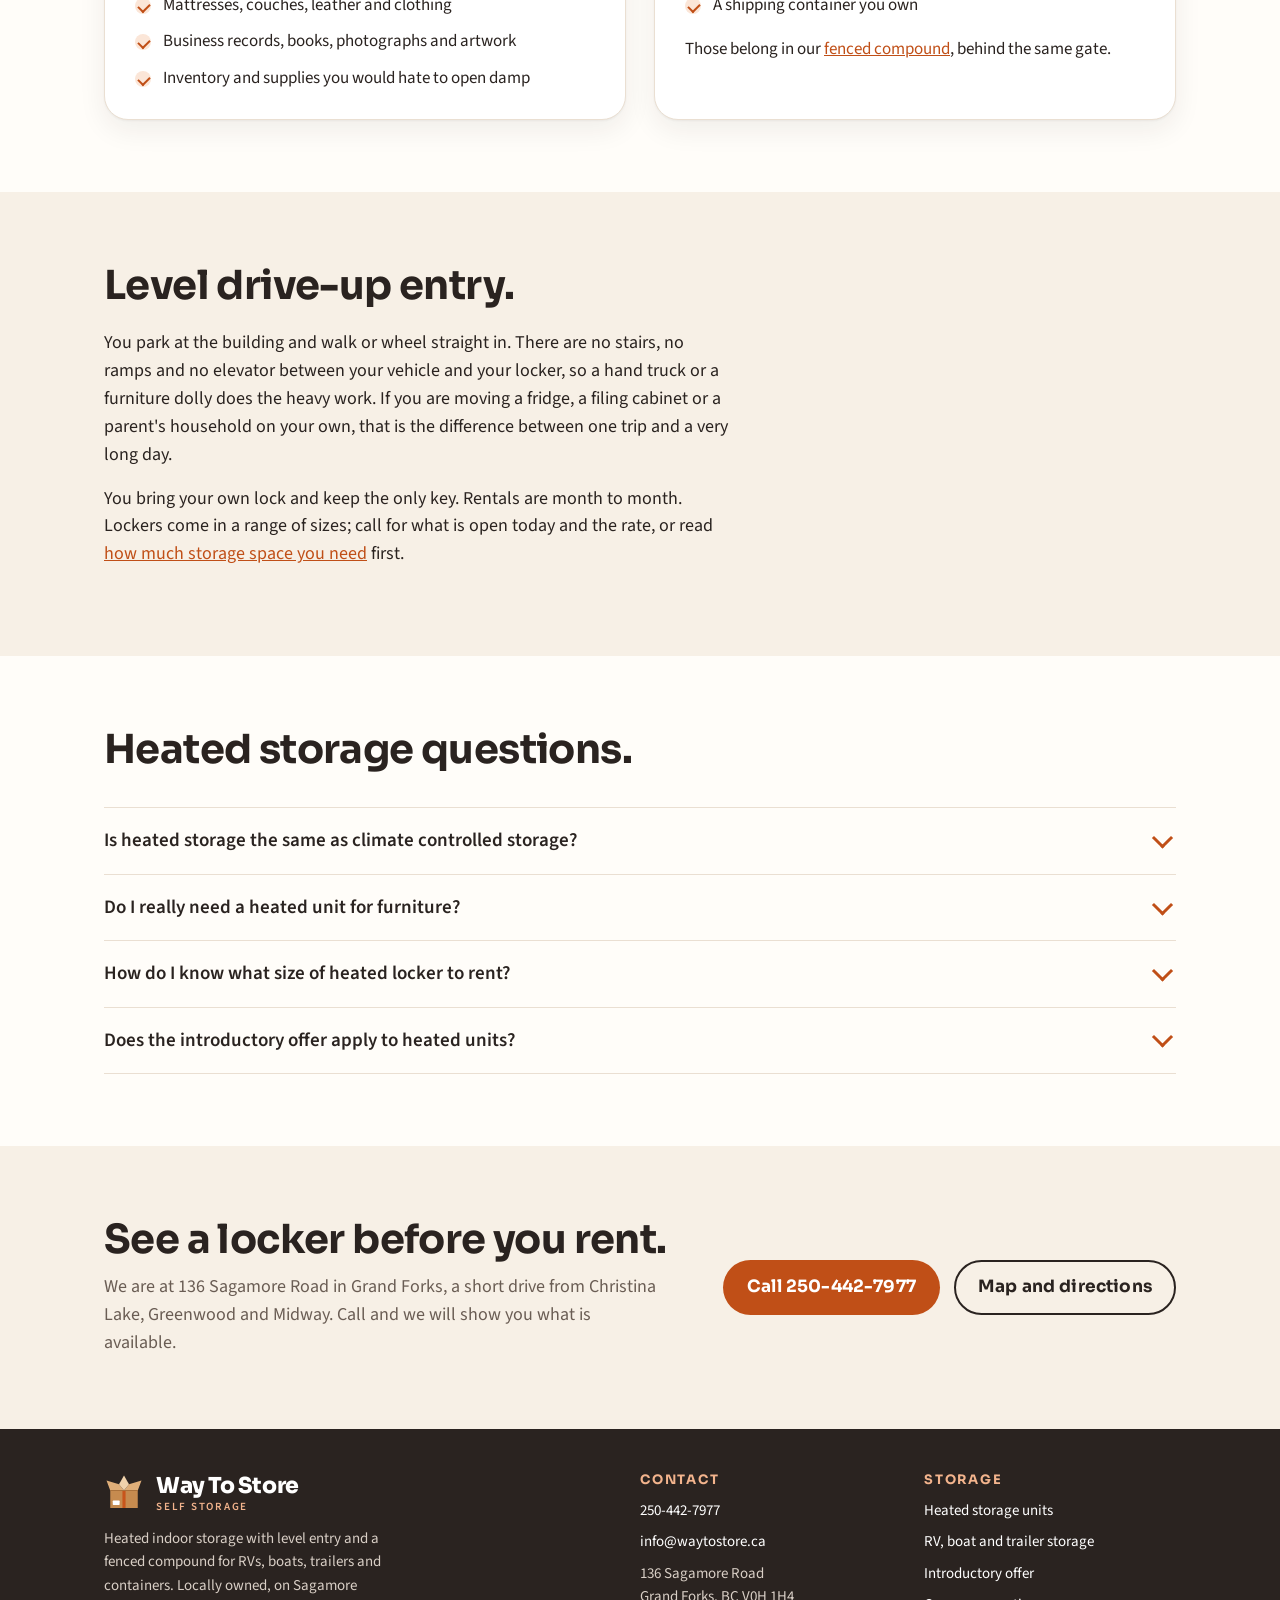
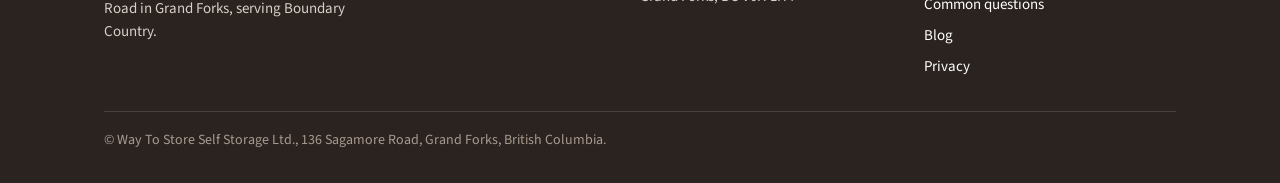
<file: heated-storage-grand-forks.html>
<!DOCTYPE html>
<html lang="en-CA">
<head>
<meta charset="utf-8">
<meta name="viewport" content="width=device-width, initial-scale=1">
<title>Heated Storage Units in Grand Forks, BC | Way To Store</title>
<meta name="description" content="Heated indoor storage units in Grand Forks, BC with level drive-up entry. Keeps furniture, paper and electronics above freezing. Half price first month.">
<link rel="canonical" href="https://waytostore.ca/heated-storage-grand-forks.html">
<link rel="icon" href="favicon.svg" type="image/svg+xml">
<link rel="icon" href="favicon.ico" sizes="32x32">
<meta property="og:site_name" content="Way To Store Self Storage">
<meta property="og:title" content="Heated Storage Units in Grand Forks, BC">
<meta property="og:description" content="Heated indoor storage with level drive-up entry on Sagamore Road, Grand Forks. Half price on your first month.">
<meta property="og:type" content="website">
<meta property="og:url" content="https://waytostore.ca/heated-storage-grand-forks.html">
<meta property="og:image" content="https://waytostore.ca/og-image.png">
<meta property="og:locale" content="en_CA">
<meta name="twitter:card" content="summary_large_image">
<meta name="theme-color" content="#c04f17">
<!-- fonts --><link rel="preload" href="fonts/sora-normal-1.woff2" as="font" type="font/woff2" crossorigin><link rel="preload" href="fonts/source-sans-3-normal-3.woff2" as="font" type="font/woff2" crossorigin><!-- /fonts -->
<link rel="stylesheet" href="styles.css?v=10">
<script type="application/ld+json">
{
  "@context": "https://schema.org",
  "@type": "Service",
  "name": "Heated indoor storage units",
  "serviceType": "Heated self storage",
  "description": "Heated indoor self-storage units with level drive-up entry in Grand Forks, British Columbia. The building is kept above freezing through the winter.",
  "url": "https://waytostore.ca/heated-storage-grand-forks.html",
  "provider": {"@id": "https://waytostore.ca/#business"},
  "areaServed": ["Grand Forks", "Christina Lake", "Greenwood", "Midway", "Boundary Country"]
}
</script>
<script type="application/ld+json" data-gen="faq">
{
  "@context": "https://schema.org",
  "@type": "FAQPage",
  "mainEntity": [
    {
      "@type": "Question",
      "name": "Is heated storage the same as climate controlled storage?",
      "acceptedAnswer": {
        "@type": "Answer",
        "text": "Not quite. Climate controlled usually means both temperature and humidity are managed. Our building is heated so it stays above freezing all winter, which is what protects most household and business goods here. We do not control humidity."
      }
    },
    {
      "@type": "Question",
      "name": "Do I really need a heated unit for furniture?",
      "acceptedAnswer": {
        "@type": "Answer",
        "text": "For solid wood, veneer, upholstery and mattresses, yes if they will sit through a winter. Cold and damp cycles loosen joints, lift veneer and leave fabric smelling of mildew. Metal shelving and plastic bins do not care."
      }
    },
    {
      "@type": "Question",
      "name": "How do I know what size of heated locker to rent?",
      "acceptedAnswer": {
        "@type": "Answer",
        "text": "Make a rough list and call us, and we will tell you honestly which locker fits. Count your boxes, measure your three biggest items, and remember that stacking does a lot of the work. Our size guide walks through it."
      }
    },
    {
      "@type": "Question",
      "name": "Does the introductory offer apply to heated units?",
      "acceptedAnswer": {
        "@type": "Answer",
        "text": "Yes. New rentals of up to four months get the first month at half the regular rate, on every locker size."
      }
    }
  ]
}
</script>
<script type="application/ld+json" data-gen="breadcrumbs">
{
  "@context": "https://schema.org",
  "@type": "BreadcrumbList",
  "itemListElement": [
    {
      "@type": "ListItem",
      "position": 1,
      "name": "Home",
      "item": "https://waytostore.ca/"
    },
    {
      "@type": "ListItem",
      "position": 2,
      "name": "Heated storage",
      "item": "https://waytostore.ca/heated-storage-grand-forks.html"
    }
  ]
}
</script>
</head>
<body>

<header>
  <div class="wrap nav">
    <a class="brand" href="./"><svg class="mark" viewBox="0 0 64 64" aria-hidden="true"><path d="M10 28 H54 V56 H10 Z" fill="#c68b4f"/><path d="M10 28 L4 12 L24 18 L32 28 Z M54 28 L60 12 L40 18 L32 28 Z" fill="#dfae78"/><path d="M24 18 L32 4 L40 18 L32 28 Z" fill="#f0d2ab"/><rect x="29.5" y="28" width="5" height="28" fill="#c8551b"/><path d="M10 28 H54" stroke="#a9713a" stroke-width="1.5"/><rect x="14" y="44" width="11" height="7" rx="1" fill="#ffffff"/></svg><span class="word"><b>Way To Store</b><small>Self Storage</small></span></a>
    <ul class="nav-desktop">
      <li><a href="./heated-storage-grand-forks.html" aria-current="page">Heated storage</a></li>
      <li><a href="./rv-boat-trailer-storage-grand-forks.html">RV &amp; boat storage</a></li>
      <li><a href="./#offer">Offer</a></li>
      <li><a href="./#faq">Questions</a></li>
      <li><a href="./#location">Location</a></li>
      <li><a href="./blog/">Blog</a></li>
    </ul>
    <a class="btn" href="tel:+12504427977">250-442-7977</a>
    <details class="nav-mobile">
      <summary aria-label="Menu"><span></span><span></span><span></span></summary>
      <ul>
        <li><a href="./heated-storage-grand-forks.html" aria-current="page">Heated storage</a></li>
        <li><a href="./rv-boat-trailer-storage-grand-forks.html">RV &amp; boat storage</a></li>
        <li><a href="./#offer">Offer</a></li>
        <li><a href="./#faq">Questions</a></li>
        <li><a href="./#location">Location</a></li>
        <li><a href="./blog/">Blog</a></li>
      </ul>
    </details>
  </div>
</header>

<div class="ribbon">
  <div class="wrap">
    <div><strong>Introductory offer:</strong> half price on your first month.</div>
    <a href="./#offer">See the details</a>
  </div>
</div>

<main>

<section class="hero service">
  <div class="wrap">
    <div class="crumbs"><a href="./">Home</a> / Heated storage</div>
    <div class="eyebrow">136 Sagamore Road, Grand Forks, BC</div>
    <h1>Heated storage units in Grand Forks, BC.</h1>
    <p class="lede">Indoor lockers inside a heated building, with level drive-up entry. Your furniture, paperwork and electronics stay dry and above freezing through a Boundary Country winter, and you can wheel everything straight in.</p>
    <div class="actions">
      <a class="btn accent" href="tel:+12504427977">Call 250-442-7977</a>
      <a class="btn ghost" href="mailto:info@waytostore.ca?subject=Heated%20storage%20enquiry">Email us</a>
    </div>
  </div>
</section>

<section class="band tint">
  <div class="wrap">
    <h2>Why heat matters in Grand Forks.</h2>
    <div class="prose">
      <p>Two things damage stored belongings over a winter here. Anything holding water freezes and splits. And every swing in temperature pulls moisture out of the air onto cold surfaces, then dries it, then does it again. That cycle warps wood, spots fabric, rusts metal and gets inside electronics.</p>
      <p>A heated building takes both problems off the table. It stays above freezing all winter and it smooths out the swings. The longer version, with a list of what does and does not need it, is in our guide to <a href="blog/heated-vs-unheated-storage-grand-forks.html">heated versus unheated storage</a>.</p>
      <p><strong>Heated, not climate controlled.</strong> People searching for climate controlled storage in Grand Forks usually want protection from freezing, and that is what we provide. We heat the building; we do not control humidity. We would rather say so plainly than use the bigger word.</p>
    </div>
  </div>
</section>

<section class="band">
  <div class="wrap">
    <h2>What belongs in a heated unit.</h2>
    <div class="two">
      <div class="offer">
        <div class="num">WORTH THE HEAT</div>
        <h3>Put these inside</h3>
        <ul>
          <li>Televisions, computers and anything with a circuit board</li>
          <li>Wood furniture, pianos, guitars and antiques</li>
          <li>Mattresses, couches, leather and clothing</li>
          <li>Business records, books, photographs and artwork</li>
          <li>Inventory and supplies you would hate to open damp</li>
        </ul>
      </div>
      <div class="offer">
        <div class="num">FINE OUTSIDE</div>
        <h3>These can go in the yard</h3>
        <ul>
          <li>RVs, boats and trailers that have been winterized</li>
          <li>Vehicles and work equipment</li>
          <li>A shipping container you own</li>
        </ul>
        <p class="after-list">Those belong in our <a href="rv-boat-trailer-storage-grand-forks.html">fenced compound</a>, behind the same gate.</p>
      </div>
    </div>
  </div>
</section>

<section class="band tint">
  <div class="wrap">
    <h2>Level drive-up entry.</h2>
    <div class="prose">
      <p>You park at the building and walk or wheel straight in. There are no stairs, no ramps and no elevator between your vehicle and your locker, so a hand truck or a furniture dolly does the heavy work. If you are moving a fridge, a filing cabinet or a parent's household on your own, that is the difference between one trip and a very long day.</p>
      <p>You bring your own lock and keep the only key. Rentals are month to month. Lockers come in a range of sizes; call for what is open today and the rate, or read <a href="blog/how-much-storage-space-do-i-need.html">how much storage space you need</a> first.</p>
    </div>
  </div>
</section>

<section class="band" id="faq">
  <div class="wrap">
    <h2>Heated storage questions.</h2>
    <div class="faq">
      <details>
        <summary>Is heated storage the same as climate controlled storage?</summary>
        <p>Not quite. Climate controlled usually means both temperature and humidity are managed. Our building is heated so it stays above freezing all winter, which is what protects most household and business goods here. We do not control humidity.</p>
      </details>
      <details>
        <summary>Do I really need a heated unit for furniture?</summary>
        <p>For solid wood, veneer, upholstery and mattresses, yes if they will sit through a winter. Cold and damp cycles loosen joints, lift veneer and leave fabric smelling of mildew. Metal shelving and plastic bins do not care.</p>
      </details>
      <details>
        <summary>How do I know what size of heated locker to rent?</summary>
        <p>Make a rough list and call us, and we will tell you honestly which locker fits. Count your boxes, measure your three biggest items, and remember that stacking does a lot of the work. Our size guide walks through it.</p>
      </details>
      <details>
        <summary>Does the introductory offer apply to heated units?</summary>
        <p>Yes. New rentals of up to four months get the first month at half the regular rate, on every locker size.</p>
      </details>
    </div>
  </div>
</section>

<section class="band tint">
  <div class="wrap cta-row">
    <div>
      <h2>See a locker before you rent.</h2>
      <p>We are at 136 Sagamore Road in Grand Forks, a short drive from Christina Lake, Greenwood and Midway. Call and we will show you what is available.</p>
    </div>
    <div class="actions">
      <a class="btn accent" href="tel:+12504427977">Call 250-442-7977</a>
      <a class="btn ghost" href="./#location">Map and directions</a>
    </div>
  </div>
</section>

</main>

<footer>
  <div class="wrap">
    <div class="cols">
      <div>
        <a class="brand" href="./"><svg class="mark" viewBox="0 0 64 64" aria-hidden="true"><path d="M10 28 H54 V56 H10 Z" fill="#c68b4f"/><path d="M10 28 L4 12 L24 18 L32 28 Z M54 28 L60 12 L40 18 L32 28 Z" fill="#dfae78"/><path d="M24 18 L32 4 L40 18 L32 28 Z" fill="#f0d2ab"/><rect x="29.5" y="28" width="5" height="28" fill="#c8551b"/><path d="M10 28 H54" stroke="#a9713a" stroke-width="1.5"/><rect x="14" y="44" width="11" height="7" rx="1" fill="#ffffff"/></svg><span class="word"><b>Way To Store</b><small>Self Storage</small></span></a>
        <p>Heated indoor storage with level entry and a fenced compound for RVs, boats, trailers and containers. Locally owned, on Sagamore Road in Grand Forks, serving Boundary Country.</p>
      </div>
      <div>
        <h3>Contact</h3>
        <ul>
          <li><a href="tel:+12504427977">250-442-7977</a></li>
          <li><a href="mailto:info@waytostore.ca">info@waytostore.ca</a></li>
          <li>136 Sagamore Road<br>Grand Forks, BC V0H 1H4</li>
        </ul>
      </div>
      <div>
        <h3>Storage</h3>
        <ul>
          <li><a href="./heated-storage-grand-forks.html">Heated storage units</a></li>
          <li><a href="./rv-boat-trailer-storage-grand-forks.html">RV, boat and trailer storage</a></li>
          <li><a href="./#offer">Introductory offer</a></li>
          <li><a href="./#faq">Common questions</a></li>
          <li><a href="./blog/">Blog</a></li>
          <li><a href="./privacy.html">Privacy</a></li>
        </ul>
      </div>
    </div>
    <div class="legal">&copy; Way To Store Self Storage Ltd., 136 Sagamore Road, Grand Forks, British Columbia.</div>
  </div>
</footer>

</body>
</html>
</file>
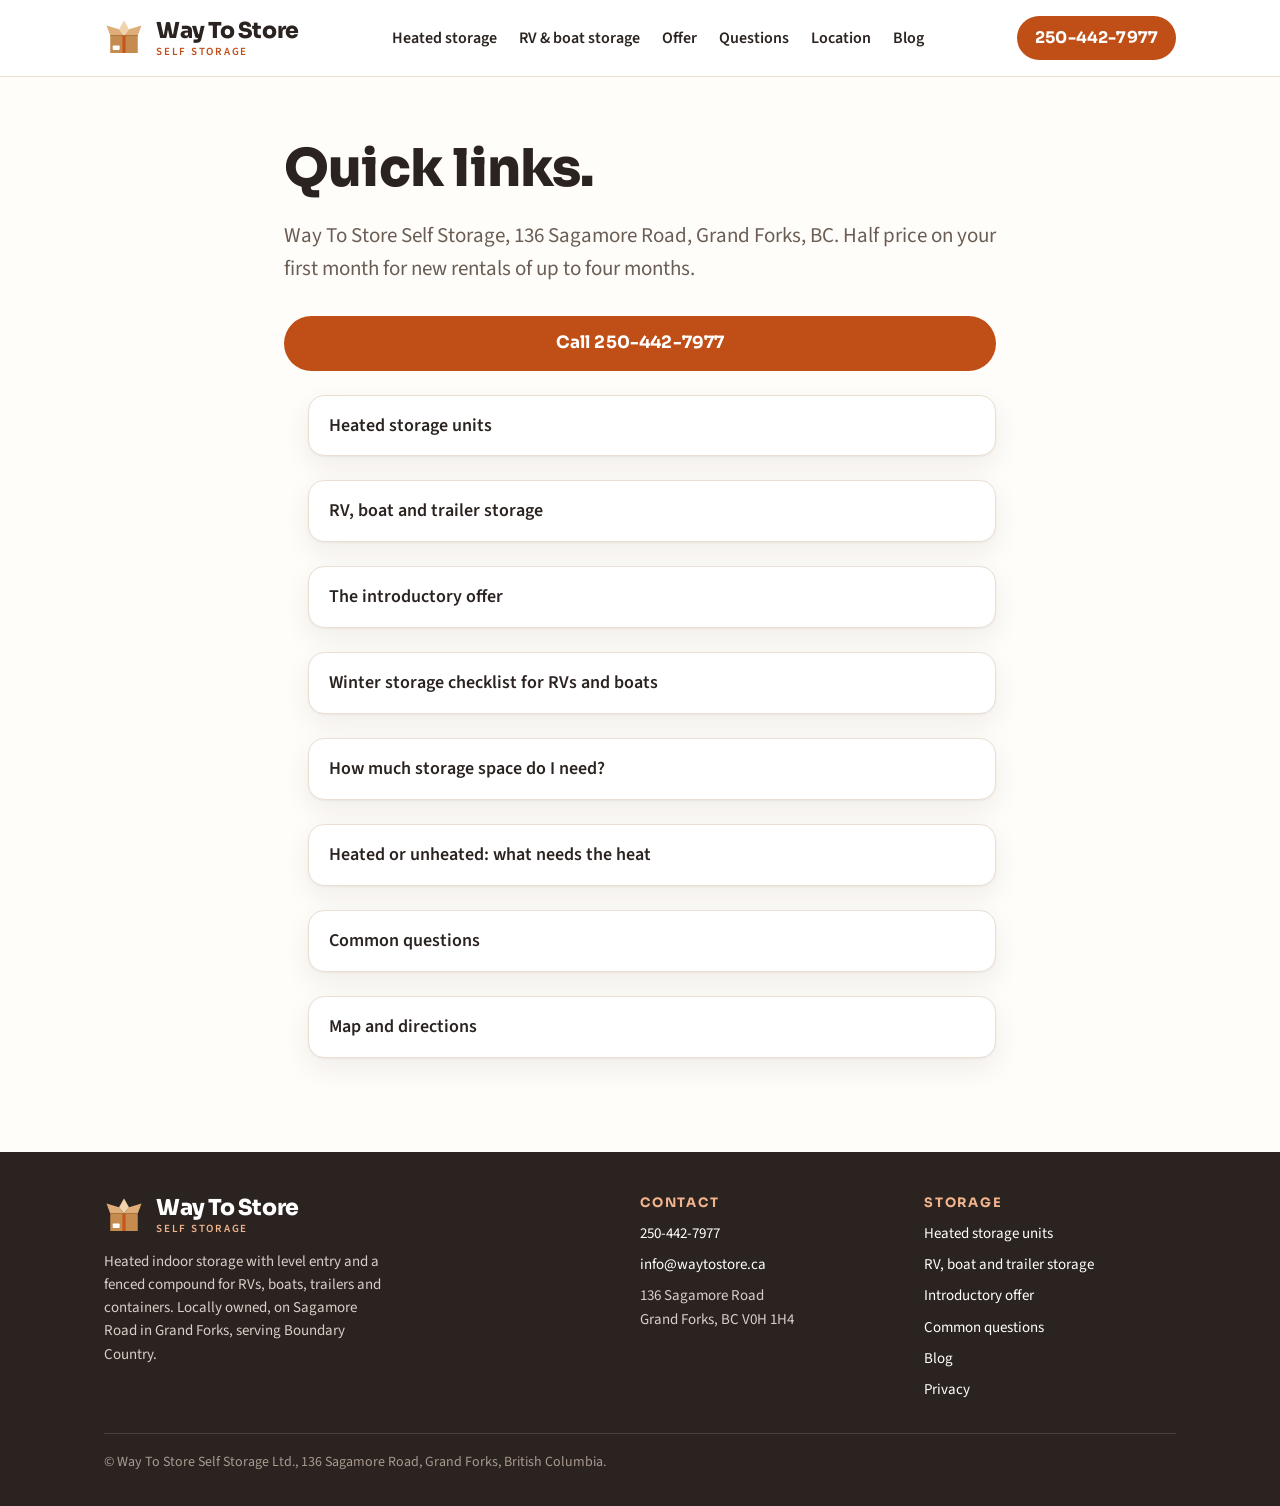
<file: links.html>
<!DOCTYPE html>
<html lang="en-CA">
<head>
<meta charset="utf-8">
<meta name="viewport" content="width=device-width, initial-scale=1">
<title>Links | Way To Store Self Storage</title>
<meta name="description" content="Quick links for Way To Store Self Storage in Grand Forks, BC: heated storage, RV and boat storage, the winter checklist, size guide and directions.">
<meta name="robots" content="noindex, follow">
<link rel="canonical" href="https://waytostore.ca/links.html">
<link rel="icon" href="favicon.svg" type="image/svg+xml">
<link rel="icon" href="favicon.ico" sizes="32x32">
<meta name="theme-color" content="#c04f17">
<!-- fonts --><link rel="preload" href="fonts/sora-normal-1.woff2" as="font" type="font/woff2" crossorigin><link rel="preload" href="fonts/source-sans-3-normal-3.woff2" as="font" type="font/woff2" crossorigin><!-- /fonts -->
<link rel="stylesheet" href="styles.css?v=10">
</head>
<body>

<header>
  <div class="wrap nav">
    <a class="brand" href="./"><svg class="mark" viewBox="0 0 64 64" aria-hidden="true"><path d="M10 28 H54 V56 H10 Z" fill="#c68b4f"/><path d="M10 28 L4 12 L24 18 L32 28 Z M54 28 L60 12 L40 18 L32 28 Z" fill="#dfae78"/><path d="M24 18 L32 4 L40 18 L32 28 Z" fill="#f0d2ab"/><rect x="29.5" y="28" width="5" height="28" fill="#c8551b"/><path d="M10 28 H54" stroke="#a9713a" stroke-width="1.5"/><rect x="14" y="44" width="11" height="7" rx="1" fill="#ffffff"/></svg><span class="word"><b>Way To Store</b><small>Self Storage</small></span></a>
    <ul class="nav-desktop">
      <li><a href="./heated-storage-grand-forks.html">Heated storage</a></li>
      <li><a href="./rv-boat-trailer-storage-grand-forks.html">RV &amp; boat storage</a></li>
      <li><a href="./#offer">Offer</a></li>
      <li><a href="./#faq">Questions</a></li>
      <li><a href="./#location">Location</a></li>
      <li><a href="./blog/">Blog</a></li>
    </ul>
    <a class="btn" href="tel:+12504427977">250-442-7977</a>
    <details class="nav-mobile">
      <summary aria-label="Menu"><span></span><span></span><span></span></summary>
      <ul>
        <li><a href="./heated-storage-grand-forks.html">Heated storage</a></li>
        <li><a href="./rv-boat-trailer-storage-grand-forks.html">RV &amp; boat storage</a></li>
        <li><a href="./#offer">Offer</a></li>
        <li><a href="./#faq">Questions</a></li>
        <li><a href="./#location">Location</a></li>
        <li><a href="./blog/">Blog</a></li>
      </ul>
    </details>
  </div>
</header>

<main class="article">
  <div class="wrap linkpage">
    <h1>Quick links.</h1>
    <p class="lede">Way To Store Self Storage, 136 Sagamore Road, Grand Forks, BC. Half price on your first month for new rentals of up to four months.</p>
    <a class="btn accent wide" href="tel:+12504427977">Call 250-442-7977</a>
    <ul class="linklist">
      <li><a href="heated-storage-grand-forks.html">Heated storage units</a></li>
      <li><a href="rv-boat-trailer-storage-grand-forks.html">RV, boat and trailer storage</a></li>
      <li><a href="./#offer">The introductory offer</a></li>
      <li><a href="blog/winter-storage-rv-boat-boundary.html">Winter storage checklist for RVs and boats</a></li>
      <li><a href="blog/how-much-storage-space-do-i-need.html">How much storage space do I need?</a></li>
      <li><a href="blog/heated-vs-unheated-storage-grand-forks.html">Heated or unheated: what needs the heat</a></li>
      <li><a href="./#faq">Common questions</a></li>
      <li><a href="./#location">Map and directions</a></li>
    </ul>
  </div>
</main>

<footer>
  <div class="wrap">
    <div class="cols">
      <div>
        <a class="brand" href="./"><svg class="mark" viewBox="0 0 64 64" aria-hidden="true"><path d="M10 28 H54 V56 H10 Z" fill="#c68b4f"/><path d="M10 28 L4 12 L24 18 L32 28 Z M54 28 L60 12 L40 18 L32 28 Z" fill="#dfae78"/><path d="M24 18 L32 4 L40 18 L32 28 Z" fill="#f0d2ab"/><rect x="29.5" y="28" width="5" height="28" fill="#c8551b"/><path d="M10 28 H54" stroke="#a9713a" stroke-width="1.5"/><rect x="14" y="44" width="11" height="7" rx="1" fill="#ffffff"/></svg><span class="word"><b>Way To Store</b><small>Self Storage</small></span></a>
        <p>Heated indoor storage with level entry and a fenced compound for RVs, boats, trailers and containers. Locally owned, on Sagamore Road in Grand Forks, serving Boundary Country.</p>
      </div>
      <div>
        <h3>Contact</h3>
        <ul>
          <li><a href="tel:+12504427977">250-442-7977</a></li>
          <li><a href="mailto:info@waytostore.ca">info@waytostore.ca</a></li>
          <li>136 Sagamore Road<br>Grand Forks, BC V0H 1H4</li>
        </ul>
      </div>
      <div>
        <h3>Storage</h3>
        <ul>
          <li><a href="./heated-storage-grand-forks.html">Heated storage units</a></li>
          <li><a href="./rv-boat-trailer-storage-grand-forks.html">RV, boat and trailer storage</a></li>
          <li><a href="./#offer">Introductory offer</a></li>
          <li><a href="./#faq">Common questions</a></li>
          <li><a href="./blog/">Blog</a></li>
          <li><a href="./privacy.html">Privacy</a></li>
        </ul>
      </div>
    </div>
    <div class="legal">&copy; Way To Store Self Storage Ltd., 136 Sagamore Road, Grand Forks, British Columbia.</div>
  </div>
</footer>

</body>
</html>
</file>
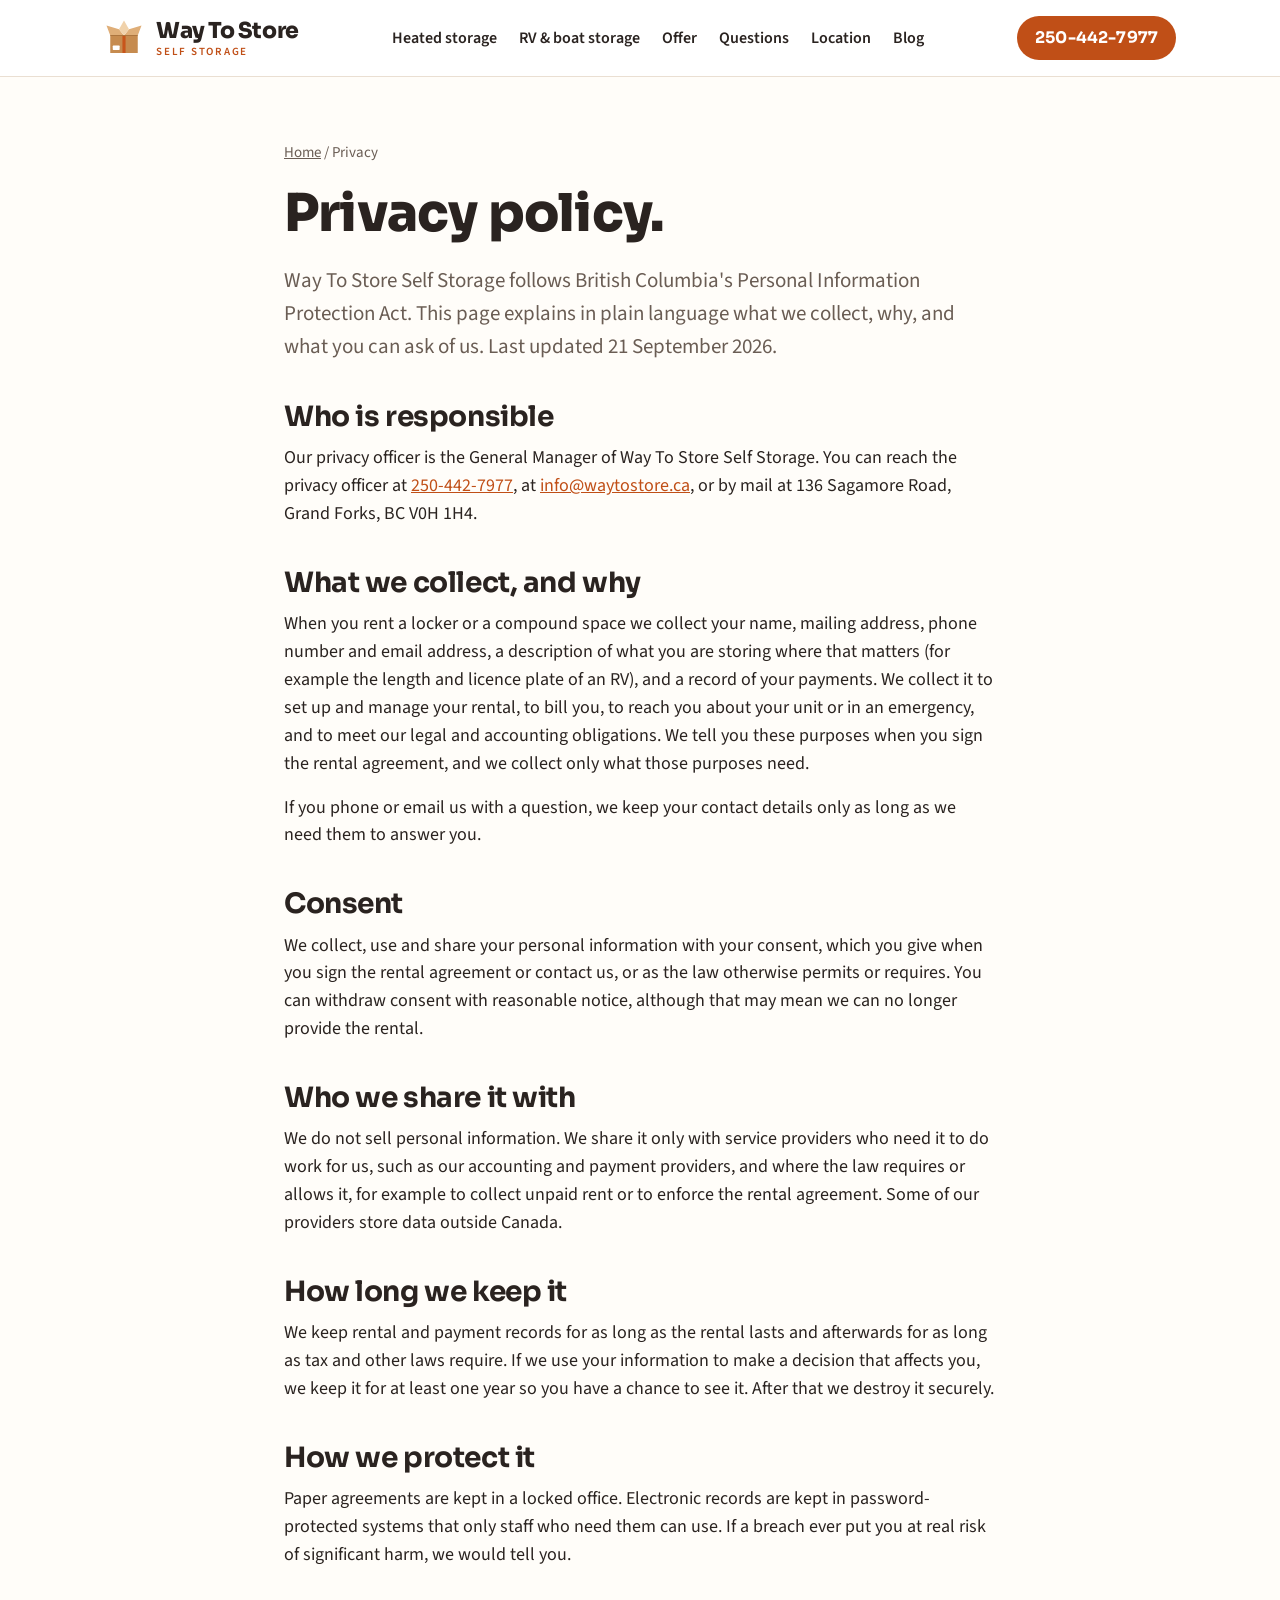
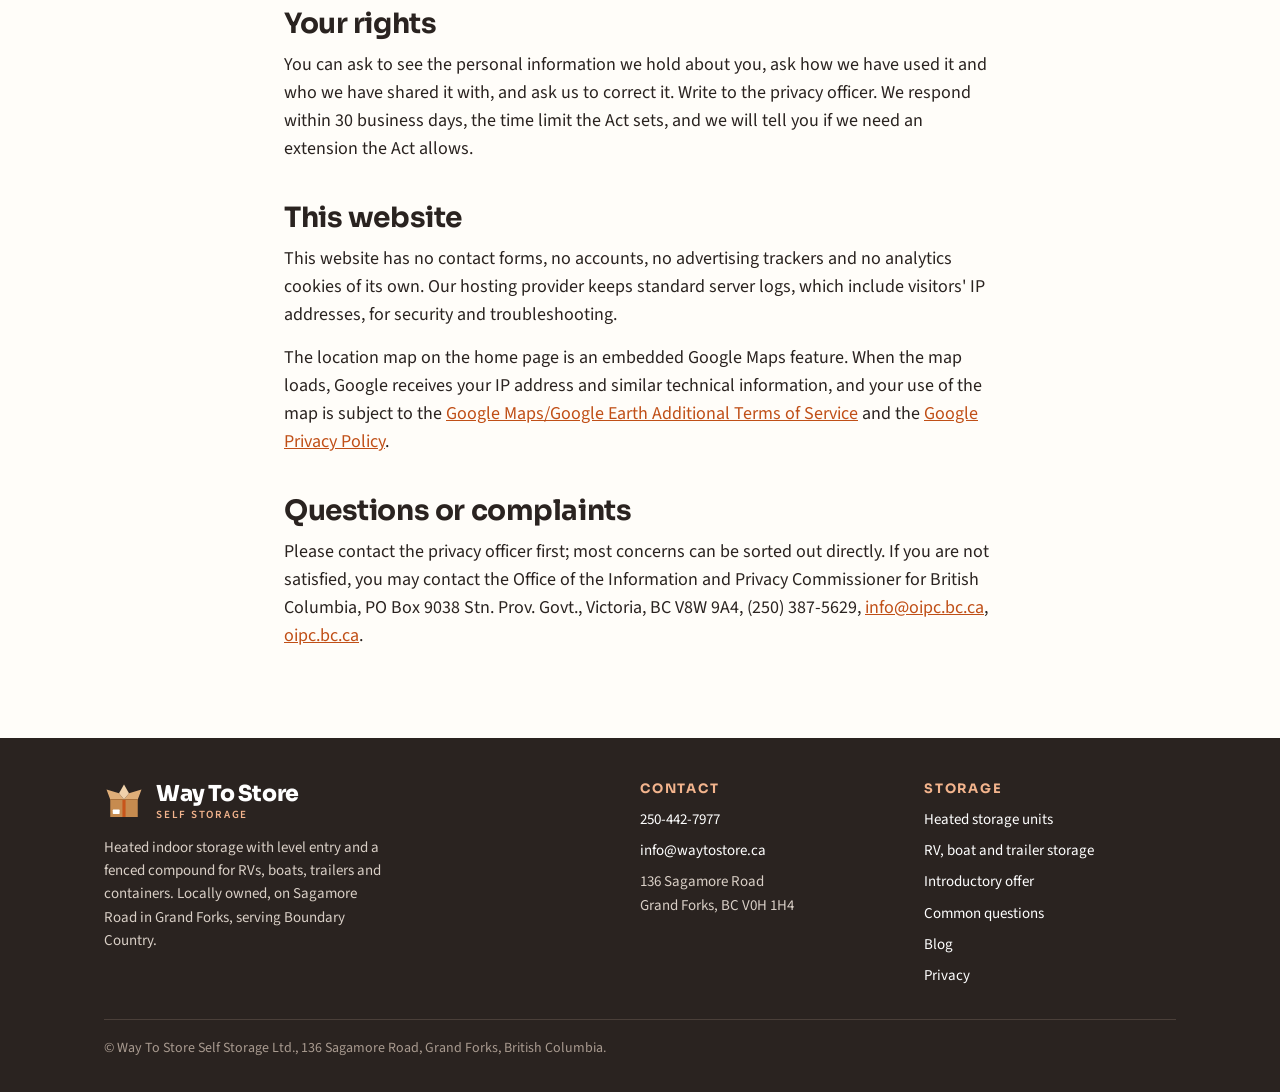
<file: privacy.html>
<!DOCTYPE html>
<html lang="en-CA">
<head>
<meta charset="utf-8">
<meta name="viewport" content="width=device-width, initial-scale=1">
<title>Privacy Policy | Way To Store Self Storage</title>
<meta name="description" content="How Way To Store Self Storage in Grand Forks, BC collects, uses and protects personal information, and how to reach our privacy officer.">
<link rel="canonical" href="https://waytostore.ca/privacy.html">
<link rel="icon" href="favicon.svg" type="image/svg+xml">
<link rel="icon" href="favicon.ico" sizes="32x32">
<meta property="og:site_name" content="Way To Store Self Storage">
<meta property="og:title" content="Privacy Policy | Way To Store Self Storage">
<meta property="og:description" content="How Way To Store Self Storage collects, uses and protects personal information.">
<meta property="og:type" content="website">
<meta property="og:url" content="https://waytostore.ca/privacy.html">
<meta property="og:image" content="https://waytostore.ca/og-image.png">
<meta property="og:locale" content="en_CA">
<meta name="twitter:card" content="summary_large_image">
<meta name="theme-color" content="#c04f17">
<!-- fonts --><link rel="preload" href="fonts/sora-normal-1.woff2" as="font" type="font/woff2" crossorigin><link rel="preload" href="fonts/source-sans-3-normal-3.woff2" as="font" type="font/woff2" crossorigin><!-- /fonts -->
<link rel="stylesheet" href="styles.css?v=10">
<script type="application/ld+json" data-gen="breadcrumbs">
{
  "@context": "https://schema.org",
  "@type": "BreadcrumbList",
  "itemListElement": [
    {
      "@type": "ListItem",
      "position": 1,
      "name": "Home",
      "item": "https://waytostore.ca/"
    },
    {
      "@type": "ListItem",
      "position": 2,
      "name": "Privacy",
      "item": "https://waytostore.ca/privacy.html"
    }
  ]
}
</script>
</head>
<body>

<header>
  <div class="wrap nav">
    <a class="brand" href="./"><svg class="mark" viewBox="0 0 64 64" aria-hidden="true"><path d="M10 28 H54 V56 H10 Z" fill="#c68b4f"/><path d="M10 28 L4 12 L24 18 L32 28 Z M54 28 L60 12 L40 18 L32 28 Z" fill="#dfae78"/><path d="M24 18 L32 4 L40 18 L32 28 Z" fill="#f0d2ab"/><rect x="29.5" y="28" width="5" height="28" fill="#c8551b"/><path d="M10 28 H54" stroke="#a9713a" stroke-width="1.5"/><rect x="14" y="44" width="11" height="7" rx="1" fill="#ffffff"/></svg><span class="word"><b>Way To Store</b><small>Self Storage</small></span></a>
    <ul class="nav-desktop">
      <li><a href="./heated-storage-grand-forks.html">Heated storage</a></li>
      <li><a href="./rv-boat-trailer-storage-grand-forks.html">RV &amp; boat storage</a></li>
      <li><a href="./#offer">Offer</a></li>
      <li><a href="./#faq">Questions</a></li>
      <li><a href="./#location">Location</a></li>
      <li><a href="./blog/">Blog</a></li>
    </ul>
    <a class="btn" href="tel:+12504427977">250-442-7977</a>
    <details class="nav-mobile">
      <summary aria-label="Menu"><span></span><span></span><span></span></summary>
      <ul>
        <li><a href="./heated-storage-grand-forks.html">Heated storage</a></li>
        <li><a href="./rv-boat-trailer-storage-grand-forks.html">RV &amp; boat storage</a></li>
        <li><a href="./#offer">Offer</a></li>
        <li><a href="./#faq">Questions</a></li>
        <li><a href="./#location">Location</a></li>
        <li><a href="./blog/">Blog</a></li>
      </ul>
    </details>
  </div>
</header>

<main class="article">
  <article class="wrap">
    <div class="crumbs"><a href="./">Home</a> / Privacy</div>
    <h1>Privacy policy.</h1>
    <p class="lede">Way To Store Self Storage follows British Columbia's Personal Information Protection Act. This page explains in plain language what we collect, why, and what you can ask of us. Last updated 21 September 2026.</p>

    <h2>Who is responsible</h2>
    <p>Our privacy officer is the General Manager of Way To Store Self Storage. You can reach the privacy officer at <a href="tel:+12504427977">250-442-7977</a>, at <a href="mailto:info@waytostore.ca">info@waytostore.ca</a>, or by mail at 136 Sagamore Road, Grand Forks, BC V0H 1H4.</p>

    <h2>What we collect, and why</h2>
    <p>When you rent a locker or a compound space we collect your name, mailing address, phone number and email address, a description of what you are storing where that matters (for example the length and licence plate of an RV), and a record of your payments. We collect it to set up and manage your rental, to bill you, to reach you about your unit or in an emergency, and to meet our legal and accounting obligations. We tell you these purposes when you sign the rental agreement, and we collect only what those purposes need.</p>
    <p>If you phone or email us with a question, we keep your contact details only as long as we need them to answer you.</p>

    <h2>Consent</h2>
    <p>We collect, use and share your personal information with your consent, which you give when you sign the rental agreement or contact us, or as the law otherwise permits or requires. You can withdraw consent with reasonable notice, although that may mean we can no longer provide the rental.</p>

    <h2>Who we share it with</h2>
    <p>We do not sell personal information. We share it only with service providers who need it to do work for us, such as our accounting and payment providers, and where the law requires or allows it, for example to collect unpaid rent or to enforce the rental agreement. Some of our providers store data outside Canada.</p>

    <h2>How long we keep it</h2>
    <p>We keep rental and payment records for as long as the rental lasts and afterwards for as long as tax and other laws require. If we use your information to make a decision that affects you, we keep it for at least one year so you have a chance to see it. After that we destroy it securely.</p>

    <h2>How we protect it</h2>
    <p>Paper agreements are kept in a locked office. Electronic records are kept in password-protected systems that only staff who need them can use. If a breach ever put you at real risk of significant harm, we would tell you.</p>

    <h2>Your rights</h2>
    <p>You can ask to see the personal information we hold about you, ask how we have used it and who we have shared it with, and ask us to correct it. Write to the privacy officer. We respond within 30 business days, the time limit the Act sets, and we will tell you if we need an extension the Act allows.</p>

    <h2>This website</h2>
    <p>This website has no contact forms, no accounts, no advertising trackers and no analytics cookies of its own. Our hosting provider keeps standard server logs, which include visitors' IP addresses, for security and troubleshooting.</p>
    <p>The location map on the home page is an embedded Google Maps feature. When the map loads, Google receives your IP address and similar technical information, and your use of the map is subject to the <a href="https://maps.google.com/help/terms_maps/" rel="noopener">Google Maps/Google Earth Additional Terms of Service</a> and the <a href="https://policies.google.com/privacy" rel="noopener">Google Privacy Policy</a>.</p>

    <h2>Questions or complaints</h2>
    <p>Please contact the privacy officer first; most concerns can be sorted out directly. If you are not satisfied, you may contact the Office of the Information and Privacy Commissioner for British Columbia, PO Box 9038 Stn. Prov. Govt., Victoria, BC V8W 9A4, (250) 387-5629, <a href="mailto:info@oipc.bc.ca">info@oipc.bc.ca</a>, <a href="https://www.oipc.bc.ca/" rel="noopener">oipc.bc.ca</a>.</p>
  </article>
</main>

<footer>
  <div class="wrap">
    <div class="cols">
      <div>
        <a class="brand" href="./"><svg class="mark" viewBox="0 0 64 64" aria-hidden="true"><path d="M10 28 H54 V56 H10 Z" fill="#c68b4f"/><path d="M10 28 L4 12 L24 18 L32 28 Z M54 28 L60 12 L40 18 L32 28 Z" fill="#dfae78"/><path d="M24 18 L32 4 L40 18 L32 28 Z" fill="#f0d2ab"/><rect x="29.5" y="28" width="5" height="28" fill="#c8551b"/><path d="M10 28 H54" stroke="#a9713a" stroke-width="1.5"/><rect x="14" y="44" width="11" height="7" rx="1" fill="#ffffff"/></svg><span class="word"><b>Way To Store</b><small>Self Storage</small></span></a>
        <p>Heated indoor storage with level entry and a fenced compound for RVs, boats, trailers and containers. Locally owned, on Sagamore Road in Grand Forks, serving Boundary Country.</p>
      </div>
      <div>
        <h3>Contact</h3>
        <ul>
          <li><a href="tel:+12504427977">250-442-7977</a></li>
          <li><a href="mailto:info@waytostore.ca">info@waytostore.ca</a></li>
          <li>136 Sagamore Road<br>Grand Forks, BC V0H 1H4</li>
        </ul>
      </div>
      <div>
        <h3>Storage</h3>
        <ul>
          <li><a href="./heated-storage-grand-forks.html">Heated storage units</a></li>
          <li><a href="./rv-boat-trailer-storage-grand-forks.html">RV, boat and trailer storage</a></li>
          <li><a href="./#offer">Introductory offer</a></li>
          <li><a href="./#faq">Common questions</a></li>
          <li><a href="./blog/">Blog</a></li>
          <li><a href="./privacy.html">Privacy</a></li>
        </ul>
      </div>
    </div>
    <div class="legal">&copy; Way To Store Self Storage Ltd., 136 Sagamore Road, Grand Forks, British Columbia.</div>
  </div>
</footer>

</body>
</html>
</file>
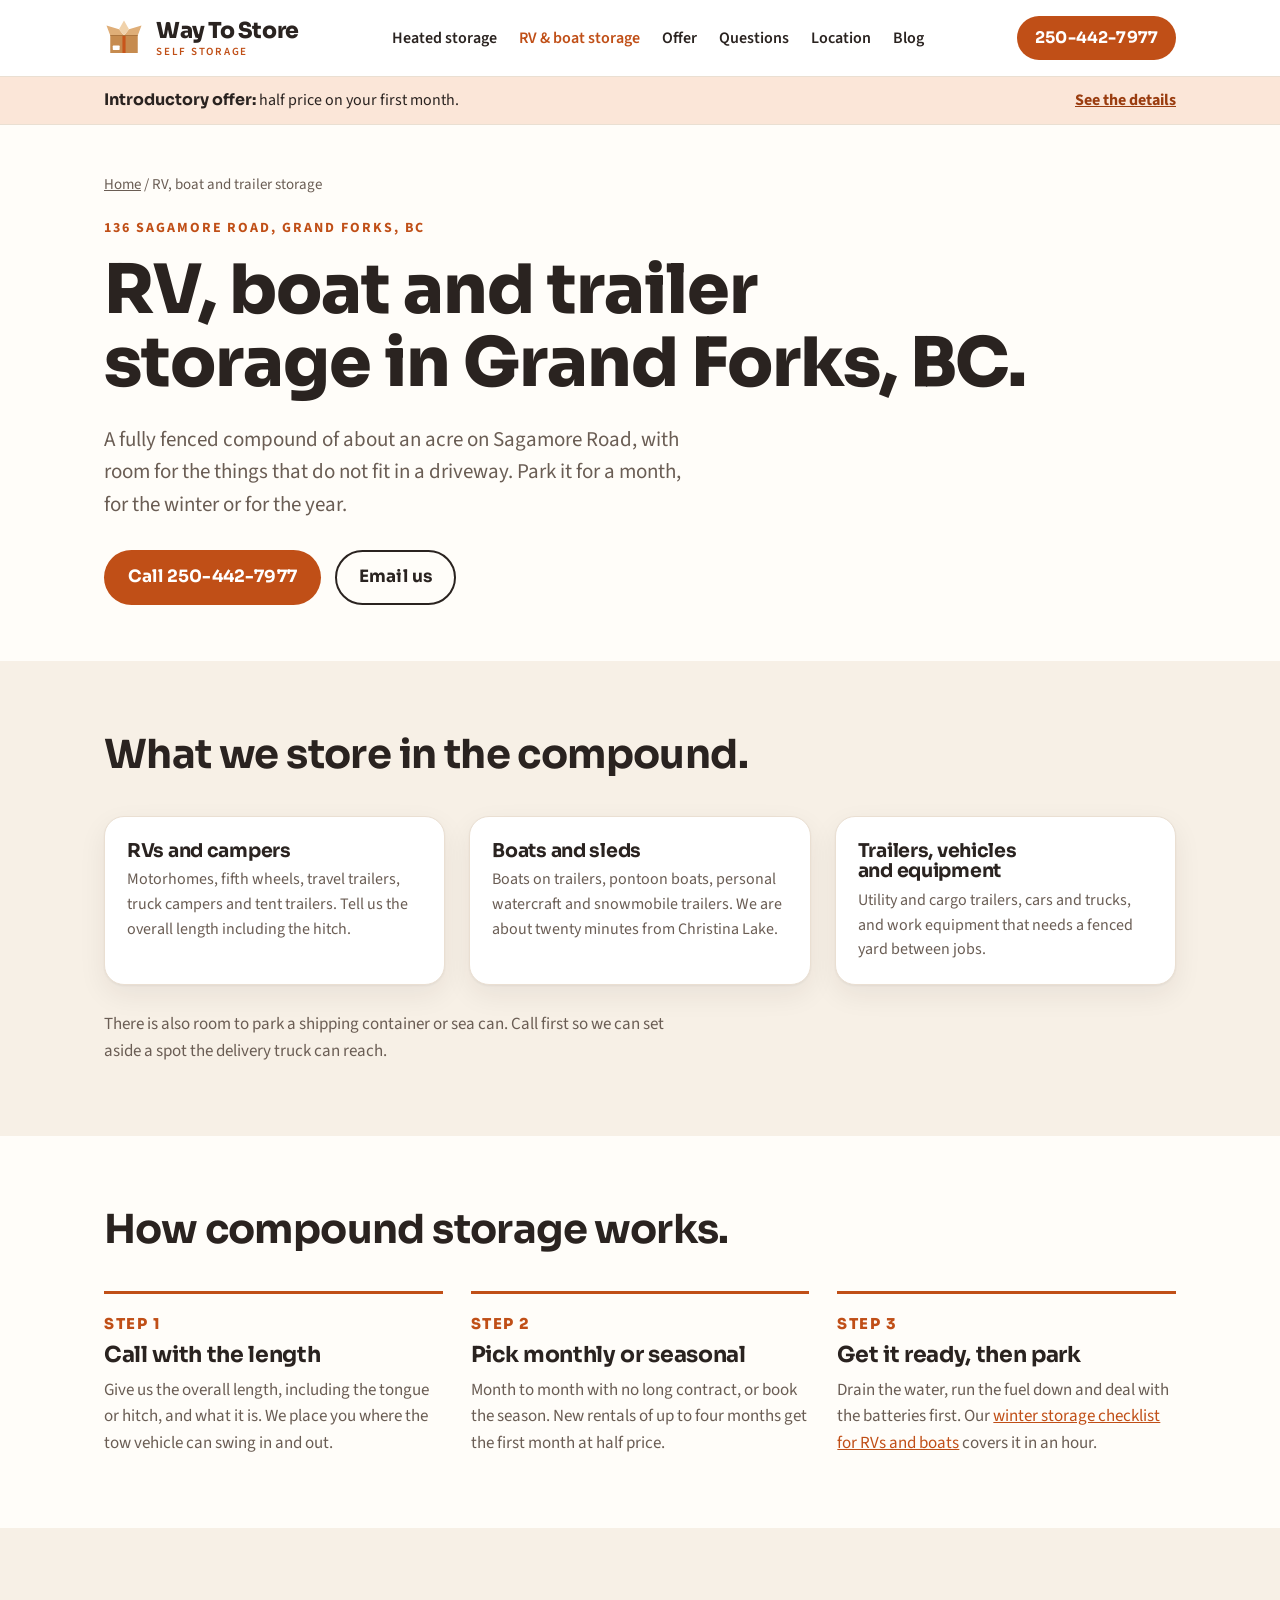
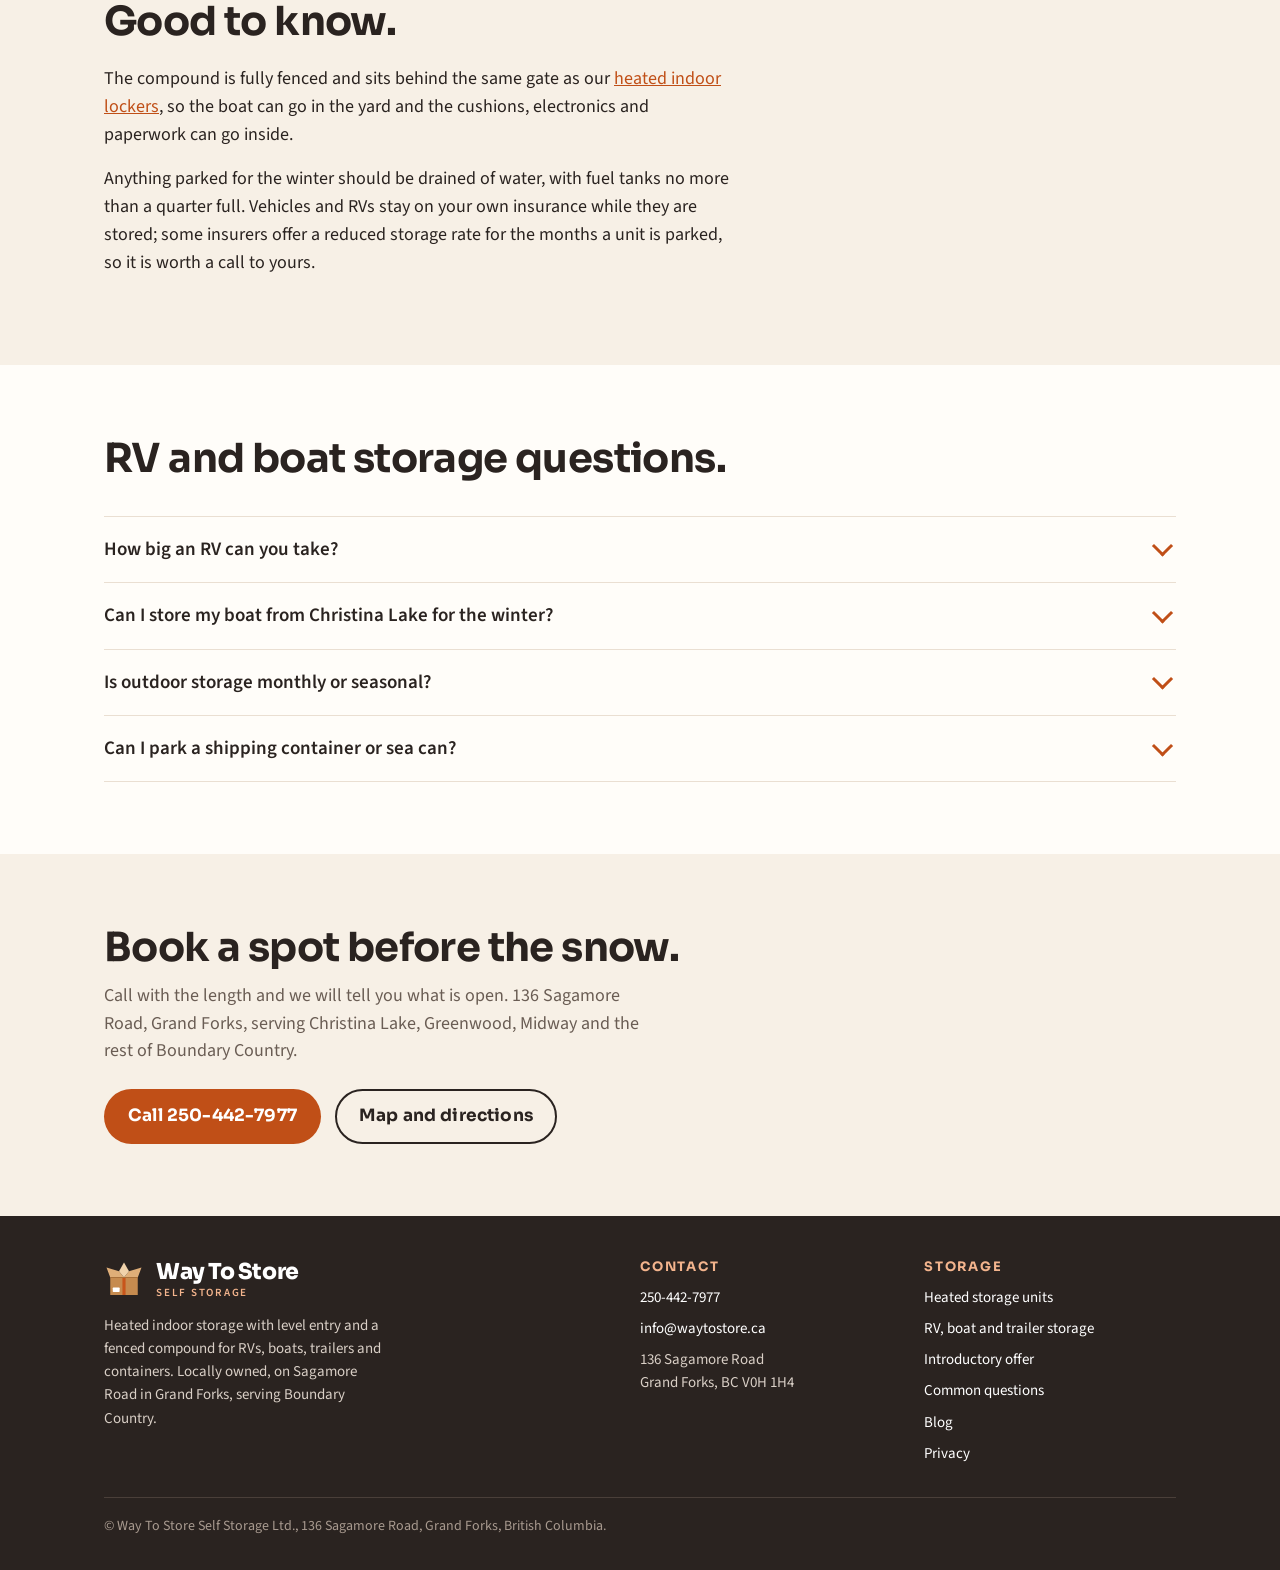
<file: rv-boat-trailer-storage-grand-forks.html>
<!DOCTYPE html>
<html lang="en-CA">
<head>
<meta charset="utf-8">
<meta name="viewport" content="width=device-width, initial-scale=1">
<title>RV, Boat &amp; Trailer Storage in Grand Forks, BC | Way To Store</title>
<meta name="description" content="Fenced outdoor storage in Grand Forks, BC for RVs, fifth wheels, boats, trailers, vehicles and equipment. Monthly or seasonal. Half price first month.">
<link rel="canonical" href="https://waytostore.ca/rv-boat-trailer-storage-grand-forks.html">
<link rel="icon" href="favicon.svg" type="image/svg+xml">
<link rel="icon" href="favicon.ico" sizes="32x32">
<meta property="og:site_name" content="Way To Store Self Storage">
<meta property="og:title" content="RV, Boat &amp; Trailer Storage in Grand Forks, BC">
<meta property="og:description" content="A fenced compound on Sagamore Road for RVs, boats, trailers, vehicles and equipment. Monthly or seasonal. Half price on your first month.">
<meta property="og:type" content="website">
<meta property="og:url" content="https://waytostore.ca/rv-boat-trailer-storage-grand-forks.html">
<meta property="og:image" content="https://waytostore.ca/og-image.png">
<meta property="og:locale" content="en_CA">
<meta name="twitter:card" content="summary_large_image">
<meta name="theme-color" content="#c04f17">
<!-- fonts --><link rel="preload" href="fonts/sora-normal-1.woff2" as="font" type="font/woff2" crossorigin><link rel="preload" href="fonts/source-sans-3-normal-3.woff2" as="font" type="font/woff2" crossorigin><!-- /fonts -->
<link rel="stylesheet" href="styles.css?v=10">
<script type="application/ld+json">
{
  "@context": "https://schema.org",
  "@type": "Service",
  "name": "RV, boat, trailer and vehicle storage",
  "serviceType": "Outdoor vehicle storage",
  "description": "Fenced outdoor compound storage for motorhomes, fifth wheels, travel trailers, boats on trailers, utility trailers, vehicles and equipment in Grand Forks, British Columbia.",
  "url": "https://waytostore.ca/rv-boat-trailer-storage-grand-forks.html",
  "provider": {"@id": "https://waytostore.ca/#business"},
  "areaServed": ["Grand Forks", "Christina Lake", "Greenwood", "Midway", "Boundary Country"]
}
</script>
<script type="application/ld+json" data-gen="faq">
{
  "@context": "https://schema.org",
  "@type": "FAQPage",
  "mainEntity": [
    {
      "@type": "Question",
      "name": "How big an RV can you take?",
      "acceptedAnswer": {
        "@type": "Answer",
        "text": "The yard is about an acre, with room for large motorhomes and fifth wheels. Give us the overall length including the hitch when you call and we will tell you what is open that you can get in and out of without a spotter."
      }
    },
    {
      "@type": "Question",
      "name": "Can I store my boat from Christina Lake for the winter?",
      "acceptedAnswer": {
        "@type": "Answer",
        "text": "Yes. Grand Forks is about twenty minutes from the lake, which makes the compound a practical place to park a boat and trailer once it comes off the water in the fall. Pull the drain plug and leave it out."
      }
    },
    {
      "@type": "Question",
      "name": "Is outdoor storage monthly or seasonal?",
      "acceptedAnswer": {
        "@type": "Answer",
        "text": "Either. It is month to month by default, and you can book a full season if you know your dates. Give us notice before your next payment date when you are ready to pull out."
      }
    },
    {
      "@type": "Question",
      "name": "Can I park a shipping container or sea can?",
      "acceptedAnswer": {
        "@type": "Answer",
        "text": "There is room in the compound for containers. Tell us the size and whether it is being delivered, and we will tell you what we can do."
      }
    }
  ]
}
</script>
<script type="application/ld+json" data-gen="breadcrumbs">
{
  "@context": "https://schema.org",
  "@type": "BreadcrumbList",
  "itemListElement": [
    {
      "@type": "ListItem",
      "position": 1,
      "name": "Home",
      "item": "https://waytostore.ca/"
    },
    {
      "@type": "ListItem",
      "position": 2,
      "name": "RV, boat and trailer storage",
      "item": "https://waytostore.ca/rv-boat-trailer-storage-grand-forks.html"
    }
  ]
}
</script>
</head>
<body>

<header>
  <div class="wrap nav">
    <a class="brand" href="./"><svg class="mark" viewBox="0 0 64 64" aria-hidden="true"><path d="M10 28 H54 V56 H10 Z" fill="#c68b4f"/><path d="M10 28 L4 12 L24 18 L32 28 Z M54 28 L60 12 L40 18 L32 28 Z" fill="#dfae78"/><path d="M24 18 L32 4 L40 18 L32 28 Z" fill="#f0d2ab"/><rect x="29.5" y="28" width="5" height="28" fill="#c8551b"/><path d="M10 28 H54" stroke="#a9713a" stroke-width="1.5"/><rect x="14" y="44" width="11" height="7" rx="1" fill="#ffffff"/></svg><span class="word"><b>Way To Store</b><small>Self Storage</small></span></a>
    <ul class="nav-desktop">
      <li><a href="./heated-storage-grand-forks.html">Heated storage</a></li>
      <li><a href="./rv-boat-trailer-storage-grand-forks.html" aria-current="page">RV &amp; boat storage</a></li>
      <li><a href="./#offer">Offer</a></li>
      <li><a href="./#faq">Questions</a></li>
      <li><a href="./#location">Location</a></li>
      <li><a href="./blog/">Blog</a></li>
    </ul>
    <a class="btn" href="tel:+12504427977">250-442-7977</a>
    <details class="nav-mobile">
      <summary aria-label="Menu"><span></span><span></span><span></span></summary>
      <ul>
        <li><a href="./heated-storage-grand-forks.html">Heated storage</a></li>
        <li><a href="./rv-boat-trailer-storage-grand-forks.html" aria-current="page">RV &amp; boat storage</a></li>
        <li><a href="./#offer">Offer</a></li>
        <li><a href="./#faq">Questions</a></li>
        <li><a href="./#location">Location</a></li>
        <li><a href="./blog/">Blog</a></li>
      </ul>
    </details>
  </div>
</header>

<div class="ribbon">
  <div class="wrap">
    <div><strong>Introductory offer:</strong> half price on your first month.</div>
    <a href="./#offer">See the details</a>
  </div>
</div>

<main>

<section class="hero service">
  <div class="wrap">
    <div class="crumbs"><a href="./">Home</a> / RV, boat and trailer storage</div>
    <div class="eyebrow">136 Sagamore Road, Grand Forks, BC</div>
    <h1>RV, boat and trailer storage in Grand Forks, BC.</h1>
    <p class="lede">A fully fenced compound of about an acre on Sagamore Road, with room for the things that do not fit in a driveway. Park it for a month, for the winter or for the year.</p>
    <div class="actions">
      <a class="btn accent" href="tel:+12504427977">Call 250-442-7977</a>
      <a class="btn ghost" href="mailto:info@waytostore.ca?subject=RV%20and%20boat%20storage%20enquiry">Email us</a>
    </div>
  </div>
</section>

<section class="band tint">
  <div class="wrap">
    <h2>What we store in the compound.</h2>
    <div class="why three">
      <div>
        <h3>RVs and campers</h3>
        <p>Motorhomes, fifth wheels, travel trailers, truck campers and tent trailers. Tell us the overall length including the hitch.</p>
      </div>
      <div>
        <h3>Boats and sleds</h3>
        <p>Boats on trailers, pontoon boats, personal watercraft and snowmobile trailers. We are about twenty minutes from Christina Lake.</p>
      </div>
      <div>
        <h3>Trailers, vehicles and equipment</h3>
        <p>Utility and cargo trailers, cars and trucks, and work equipment that needs a fenced yard between jobs.</p>
      </div>
    </div>
    <p class="muted-note">There is also room to park a shipping container or sea can. Call first so we can set aside a spot the delivery truck can reach.</p>
  </div>
</section>

<section class="band">
  <div class="wrap">
    <h2>How compound storage works.</h2>
    <div class="steps">
      <div class="step">
        <div class="n">STEP 1</div>
        <h3>Call with the length</h3>
        <p>Give us the overall length, including the tongue or hitch, and what it is. We place you where the tow vehicle can swing in and out.</p>
      </div>
      <div class="step">
        <div class="n">STEP 2</div>
        <h3>Pick monthly or seasonal</h3>
        <p>Month to month with no long contract, or book the season. New rentals of up to four months get the first month at half price.</p>
      </div>
      <div class="step">
        <div class="n">STEP 3</div>
        <h3>Get it ready, then park</h3>
        <p>Drain the water, run the fuel down and deal with the batteries first. Our <a href="blog/winter-storage-rv-boat-boundary.html">winter storage checklist for RVs and boats</a> covers it in an hour.</p>
      </div>
    </div>
  </div>
</section>

<section class="band tint">
  <div class="wrap">
    <h2>Good to know.</h2>
    <div class="prose">
      <p>The compound is fully fenced and sits behind the same gate as our <a href="heated-storage-grand-forks.html">heated indoor lockers</a>, so the boat can go in the yard and the cushions, electronics and paperwork can go inside.</p>
      <p>Anything parked for the winter should be drained of water, with fuel tanks no more than a quarter full. Vehicles and RVs stay on your own insurance while they are stored; some insurers offer a reduced storage rate for the months a unit is parked, so it is worth a call to yours.</p>
    </div>
  </div>
</section>

<section class="band" id="faq">
  <div class="wrap">
    <h2>RV and boat storage questions.</h2>
    <div class="faq">
      <details>
        <summary>How big an RV can you take?</summary>
        <p>The yard is about an acre, with room for large motorhomes and fifth wheels. Give us the overall length including the hitch when you call and we will tell you what is open that you can get in and out of without a spotter.</p>
      </details>
      <details>
        <summary>Can I store my boat from Christina Lake for the winter?</summary>
        <p>Yes. Grand Forks is about twenty minutes from the lake, which makes the compound a practical place to park a boat and trailer once it comes off the water in the fall. Pull the drain plug and leave it out.</p>
      </details>
      <details>
        <summary>Is outdoor storage monthly or seasonal?</summary>
        <p>Either. It is month to month by default, and you can book a full season if you know your dates. Give us notice before your next payment date when you are ready to pull out.</p>
      </details>
      <details>
        <summary>Can I park a shipping container or sea can?</summary>
        <p>There is room in the compound for containers. Tell us the size and whether it is being delivered, and we will tell you what we can do.</p>
      </details>
    </div>
  </div>
</section>

<section class="band tint">
  <div class="wrap cta-row">
    <div>
      <h2>Book a spot before the snow.</h2>
      <p>Call with the length and we will tell you what is open. 136 Sagamore Road, Grand Forks, serving Christina Lake, Greenwood, Midway and the rest of Boundary Country.</p>
    </div>
    <div class="actions">
      <a class="btn accent" href="tel:+12504427977">Call 250-442-7977</a>
      <a class="btn ghost" href="./#location">Map and directions</a>
    </div>
  </div>
</section>

</main>

<footer>
  <div class="wrap">
    <div class="cols">
      <div>
        <a class="brand" href="./"><svg class="mark" viewBox="0 0 64 64" aria-hidden="true"><path d="M10 28 H54 V56 H10 Z" fill="#c68b4f"/><path d="M10 28 L4 12 L24 18 L32 28 Z M54 28 L60 12 L40 18 L32 28 Z" fill="#dfae78"/><path d="M24 18 L32 4 L40 18 L32 28 Z" fill="#f0d2ab"/><rect x="29.5" y="28" width="5" height="28" fill="#c8551b"/><path d="M10 28 H54" stroke="#a9713a" stroke-width="1.5"/><rect x="14" y="44" width="11" height="7" rx="1" fill="#ffffff"/></svg><span class="word"><b>Way To Store</b><small>Self Storage</small></span></a>
        <p>Heated indoor storage with level entry and a fenced compound for RVs, boats, trailers and containers. Locally owned, on Sagamore Road in Grand Forks, serving Boundary Country.</p>
      </div>
      <div>
        <h3>Contact</h3>
        <ul>
          <li><a href="tel:+12504427977">250-442-7977</a></li>
          <li><a href="mailto:info@waytostore.ca">info@waytostore.ca</a></li>
          <li>136 Sagamore Road<br>Grand Forks, BC V0H 1H4</li>
        </ul>
      </div>
      <div>
        <h3>Storage</h3>
        <ul>
          <li><a href="./heated-storage-grand-forks.html">Heated storage units</a></li>
          <li><a href="./rv-boat-trailer-storage-grand-forks.html">RV, boat and trailer storage</a></li>
          <li><a href="./#offer">Introductory offer</a></li>
          <li><a href="./#faq">Common questions</a></li>
          <li><a href="./blog/">Blog</a></li>
          <li><a href="./privacy.html">Privacy</a></li>
        </ul>
      </div>
    </div>
    <div class="legal">&copy; Way To Store Self Storage Ltd., 136 Sagamore Road, Grand Forks, British Columbia.</div>
  </div>
</footer>

</body>
</html>
</file>
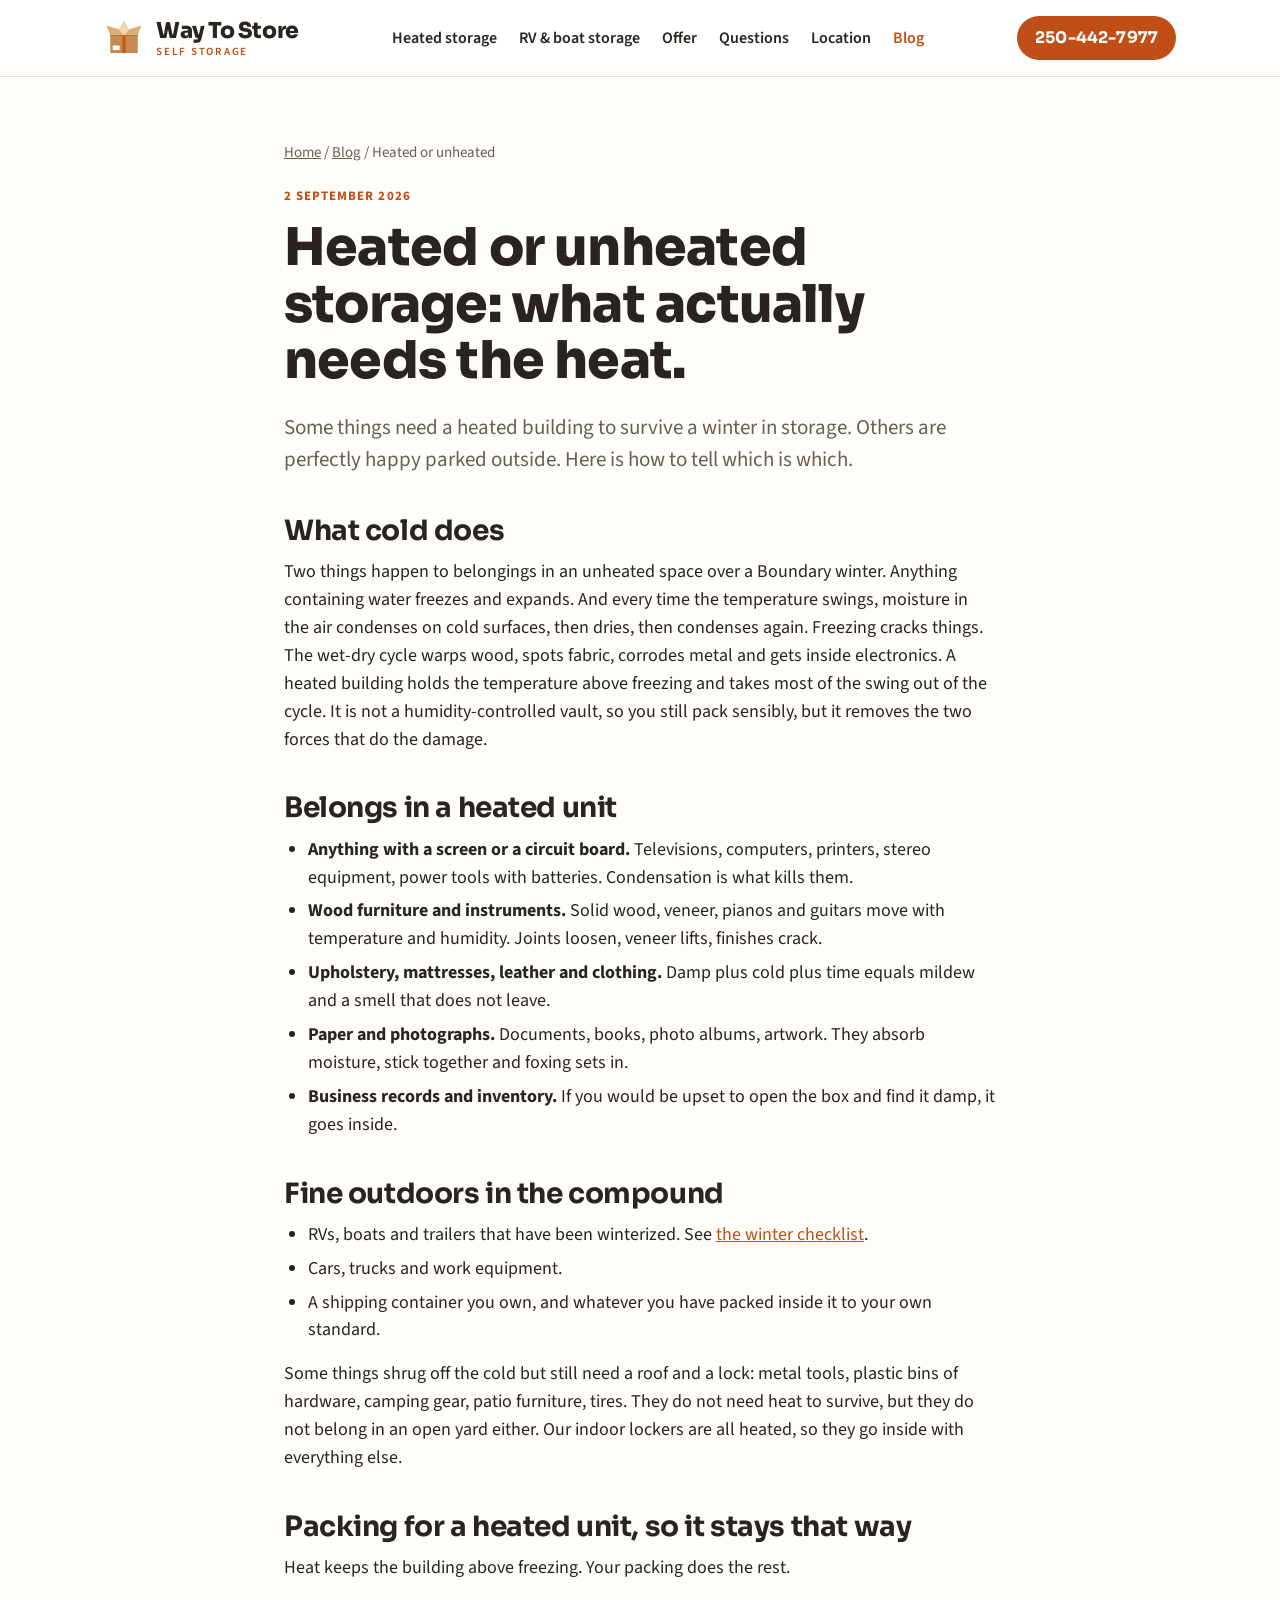
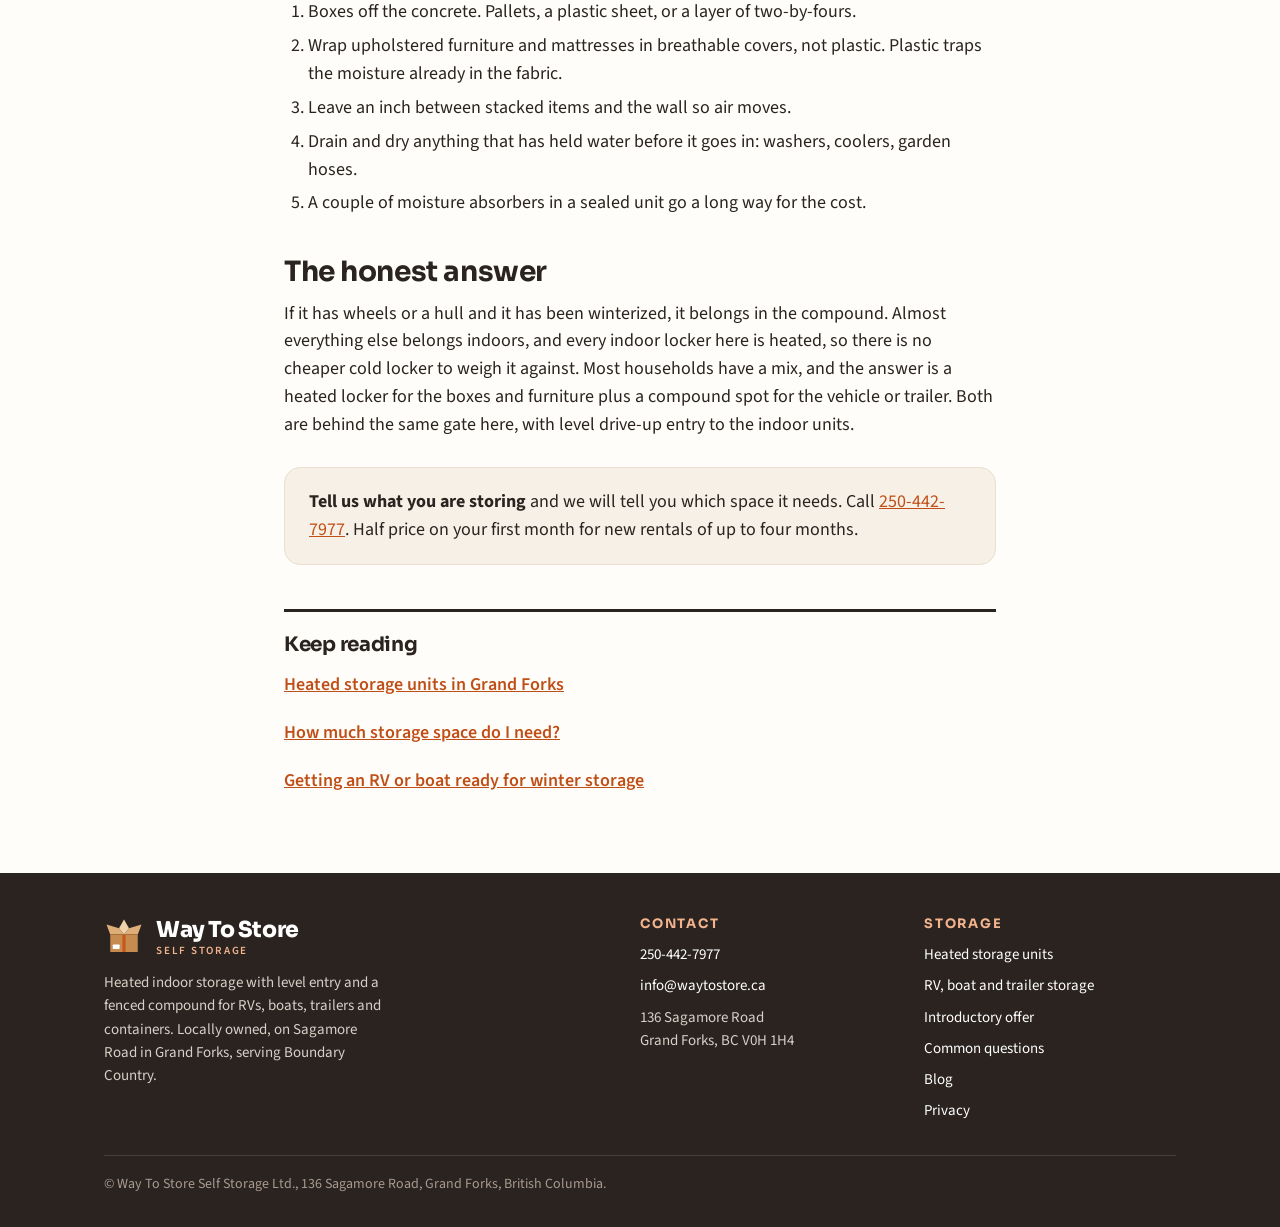
<file: blog/heated-vs-unheated-storage-grand-forks.html>
<!DOCTYPE html>
<html lang="en-CA">
<head>
<meta charset="utf-8">
<meta name="viewport" content="width=device-width, initial-scale=1">
<title>Heated vs Unheated Storage in Grand Forks | Way To Store</title>
<meta name="description" content="What a Grand Forks winter does to stored belongings, and a short list of what belongs in a heated storage unit. From Way To Store Self Storage, Grand Forks, BC.">
<link rel="canonical" href="https://waytostore.ca/blog/heated-vs-unheated-storage-grand-forks.html">
<link rel="icon" href="../favicon.svg" type="image/svg+xml">
<link rel="icon" href="../favicon.ico" sizes="32x32">
<meta property="og:site_name" content="Way To Store Self Storage">
<meta property="og:title" content="Heated or unheated storage: what actually needs the heat">
<meta property="og:description" content="What a Grand Forks winter does to the things people store, and what belongs inside a heated unit.">
<meta property="og:type" content="article">
<meta property="og:url" content="https://waytostore.ca/blog/heated-vs-unheated-storage-grand-forks.html">
<meta property="og:image" content="https://waytostore.ca/og-image.png">
<meta property="og:locale" content="en_CA">
<meta name="twitter:card" content="summary_large_image">
<!-- fonts --><link rel="preload" href="../fonts/sora-normal-1.woff2" as="font" type="font/woff2" crossorigin><link rel="preload" href="../fonts/source-sans-3-normal-3.woff2" as="font" type="font/woff2" crossorigin><!-- /fonts -->
<link rel="stylesheet" href="../styles.css?v=10">
<script type="application/ld+json">
{
  "@context": "https://schema.org",
  "@type": "BlogPosting",
  "headline": "Heated or unheated storage: what actually needs the heat",
  "description": "What a Grand Forks winter does to stored belongings, and what belongs in a heated storage unit.",
  "datePublished": "2026-09-02",
  "dateModified": "2026-09-02",
  "author": {"@type": "Organization", "name": "Way To Store Self Storage"},
  "publisher": {"@type": "Organization", "name": "Way To Store Self Storage", "url": "https://waytostore.ca/"},
  "mainEntityOfPage": "https://waytostore.ca/blog/heated-vs-unheated-storage-grand-forks.html",
  "image": "https://waytostore.ca/og-image.png"
}
</script>
<script type="application/ld+json" data-gen="breadcrumbs">
{
  "@context": "https://schema.org",
  "@type": "BreadcrumbList",
  "itemListElement": [
    {
      "@type": "ListItem",
      "position": 1,
      "name": "Home",
      "item": "https://waytostore.ca/"
    },
    {
      "@type": "ListItem",
      "position": 2,
      "name": "Blog",
      "item": "https://waytostore.ca/blog/"
    },
    {
      "@type": "ListItem",
      "position": 3,
      "name": "Heated or unheated",
      "item": "https://waytostore.ca/blog/heated-vs-unheated-storage-grand-forks.html"
    }
  ]
}
</script>
</head>
<body>
<header>
  <div class="wrap nav">
    <a class="brand" href="../"><svg class="mark" viewBox="0 0 64 64" aria-hidden="true"><path d="M10 28 H54 V56 H10 Z" fill="#c68b4f"/><path d="M10 28 L4 12 L24 18 L32 28 Z M54 28 L60 12 L40 18 L32 28 Z" fill="#dfae78"/><path d="M24 18 L32 4 L40 18 L32 28 Z" fill="#f0d2ab"/><rect x="29.5" y="28" width="5" height="28" fill="#c8551b"/><path d="M10 28 H54" stroke="#a9713a" stroke-width="1.5"/><rect x="14" y="44" width="11" height="7" rx="1" fill="#ffffff"/></svg><span class="word"><b>Way To Store</b><small>Self Storage</small></span></a>
    <ul class="nav-desktop">
      <li><a href="../heated-storage-grand-forks.html">Heated storage</a></li>
      <li><a href="../rv-boat-trailer-storage-grand-forks.html">RV &amp; boat storage</a></li>
      <li><a href="../#offer">Offer</a></li>
      <li><a href="../#faq">Questions</a></li>
      <li><a href="../#location">Location</a></li>
      <li><a href="../blog/" aria-current="page">Blog</a></li>
    </ul>
    <a class="btn" href="tel:+12504427977">250-442-7977</a>
    <details class="nav-mobile">
      <summary aria-label="Menu"><span></span><span></span><span></span></summary>
      <ul>
        <li><a href="../heated-storage-grand-forks.html">Heated storage</a></li>
        <li><a href="../rv-boat-trailer-storage-grand-forks.html">RV &amp; boat storage</a></li>
        <li><a href="../#offer">Offer</a></li>
        <li><a href="../#faq">Questions</a></li>
        <li><a href="../#location">Location</a></li>
        <li><a href="../blog/" aria-current="page">Blog</a></li>
      </ul>
    </details>
  </div>
</header>

<main class="article">
  <article class="wrap">
    <div class="crumbs"><a href="../">Home</a> / <a href="./">Blog</a> / Heated or unheated</div>
    <time datetime="2026-09-02">2 September 2026</time>
    <h1>Heated or unheated storage: what actually needs the heat.</h1>
    <p class="lede">Some things need a heated building to survive a winter in storage. Others are perfectly happy parked outside. Here is how to tell which is which.</p>

    <h2>What cold does</h2>
    <p>Two things happen to belongings in an unheated space over a Boundary winter. Anything containing water freezes and expands. And every time the temperature swings, moisture in the air condenses on cold surfaces, then dries, then condenses again. Freezing cracks things. The wet-dry cycle warps wood, spots fabric, corrodes metal and gets inside electronics. A heated building holds the temperature above freezing and takes most of the swing out of the cycle. It is not a humidity-controlled vault, so you still pack sensibly, but it removes the two forces that do the damage.</p>

    <h2>Belongs in a heated unit</h2>
    <ul>
      <li><strong>Anything with a screen or a circuit board.</strong> Televisions, computers, printers, stereo equipment, power tools with batteries. Condensation is what kills them.</li>
      <li><strong>Wood furniture and instruments.</strong> Solid wood, veneer, pianos and guitars move with temperature and humidity. Joints loosen, veneer lifts, finishes crack.</li>
      <li><strong>Upholstery, mattresses, leather and clothing.</strong> Damp plus cold plus time equals mildew and a smell that does not leave.</li>
      <li><strong>Paper and photographs.</strong> Documents, books, photo albums, artwork. They absorb moisture, stick together and foxing sets in.</li>
      <li><strong>Business records and inventory.</strong> If you would be upset to open the box and find it damp, it goes inside.</li>
    </ul>

    <h2>Fine outdoors in the compound</h2>
    <ul>
      <li>RVs, boats and trailers that have been winterized. See <a href="winter-storage-rv-boat-boundary.html">the winter checklist</a>.</li>
      <li>Cars, trucks and work equipment.</li>
      <li>A shipping container you own, and whatever you have packed inside it to your own standard.</li>
    </ul>
    <p>Some things shrug off the cold but still need a roof and a lock: metal tools, plastic bins of hardware, camping gear, patio furniture, tires. They do not need heat to survive, but they do not belong in an open yard either. Our indoor lockers are all heated, so they go inside with everything else.</p>

    <h2>Packing for a heated unit, so it stays that way</h2>
    <p>Heat keeps the building above freezing. Your packing does the rest.</p>
    <ol>
      <li>Boxes off the concrete. Pallets, a plastic sheet, or a layer of two-by-fours.</li>
      <li>Wrap upholstered furniture and mattresses in breathable covers, not plastic. Plastic traps the moisture already in the fabric.</li>
      <li>Leave an inch between stacked items and the wall so air moves.</li>
      <li>Drain and dry anything that has held water before it goes in: washers, coolers, garden hoses.</li>
      <li>A couple of moisture absorbers in a sealed unit go a long way for the cost.</li>
    </ol>

    <h2>The honest answer</h2>
    <p>If it has wheels or a hull and it has been winterized, it belongs in the compound. Almost everything else belongs indoors, and every indoor locker here is heated, so there is no cheaper cold locker to weigh it against. Most households have a mix, and the answer is a heated locker for the boxes and furniture plus a compound spot for the vehicle or trailer. Both are behind the same gate here, with level drive-up entry to the indoor units.</p>

    <div class="callout">
      <p><strong>Tell us what you are storing</strong> and we will tell you which space it needs. Call <a href="tel:+12504427977">250-442-7977</a>. Half price on your first month for new rentals of up to four months.</p>
    </div>
    <aside class="related"><h2>Keep reading</h2><ul><li><a href="../heated-storage-grand-forks.html">Heated storage units in Grand Forks</a></li><li><a href="how-much-storage-space-do-i-need.html">How much storage space do I need?</a></li><li><a href="winter-storage-rv-boat-boundary.html">Getting an RV or boat ready for winter storage</a></li></ul></aside>
  </article>
</main>

<footer>
  <div class="wrap">
    <div class="cols">
      <div>
        <a class="brand" href="../"><svg class="mark" viewBox="0 0 64 64" aria-hidden="true"><path d="M10 28 H54 V56 H10 Z" fill="#c68b4f"/><path d="M10 28 L4 12 L24 18 L32 28 Z M54 28 L60 12 L40 18 L32 28 Z" fill="#dfae78"/><path d="M24 18 L32 4 L40 18 L32 28 Z" fill="#f0d2ab"/><rect x="29.5" y="28" width="5" height="28" fill="#c8551b"/><path d="M10 28 H54" stroke="#a9713a" stroke-width="1.5"/><rect x="14" y="44" width="11" height="7" rx="1" fill="#ffffff"/></svg><span class="word"><b>Way To Store</b><small>Self Storage</small></span></a>
        <p>Heated indoor storage with level entry and a fenced compound for RVs, boats, trailers and containers. Locally owned, on Sagamore Road in Grand Forks, serving Boundary Country.</p>
      </div>
      <div>
        <h3>Contact</h3>
        <ul>
          <li><a href="tel:+12504427977">250-442-7977</a></li>
          <li><a href="mailto:info@waytostore.ca">info@waytostore.ca</a></li>
          <li>136 Sagamore Road<br>Grand Forks, BC V0H 1H4</li>
        </ul>
      </div>
      <div>
        <h3>Storage</h3>
        <ul>
          <li><a href="../heated-storage-grand-forks.html">Heated storage units</a></li>
          <li><a href="../rv-boat-trailer-storage-grand-forks.html">RV, boat and trailer storage</a></li>
          <li><a href="../#offer">Introductory offer</a></li>
          <li><a href="../#faq">Common questions</a></li>
          <li><a href="../blog/">Blog</a></li>
          <li><a href="../privacy.html">Privacy</a></li>
        </ul>
      </div>
    </div>
    <div class="legal">&copy; Way To Store Self Storage Ltd., 136 Sagamore Road, Grand Forks, British Columbia.</div>
  </div>
</footer>
</body>
</html>
</file>
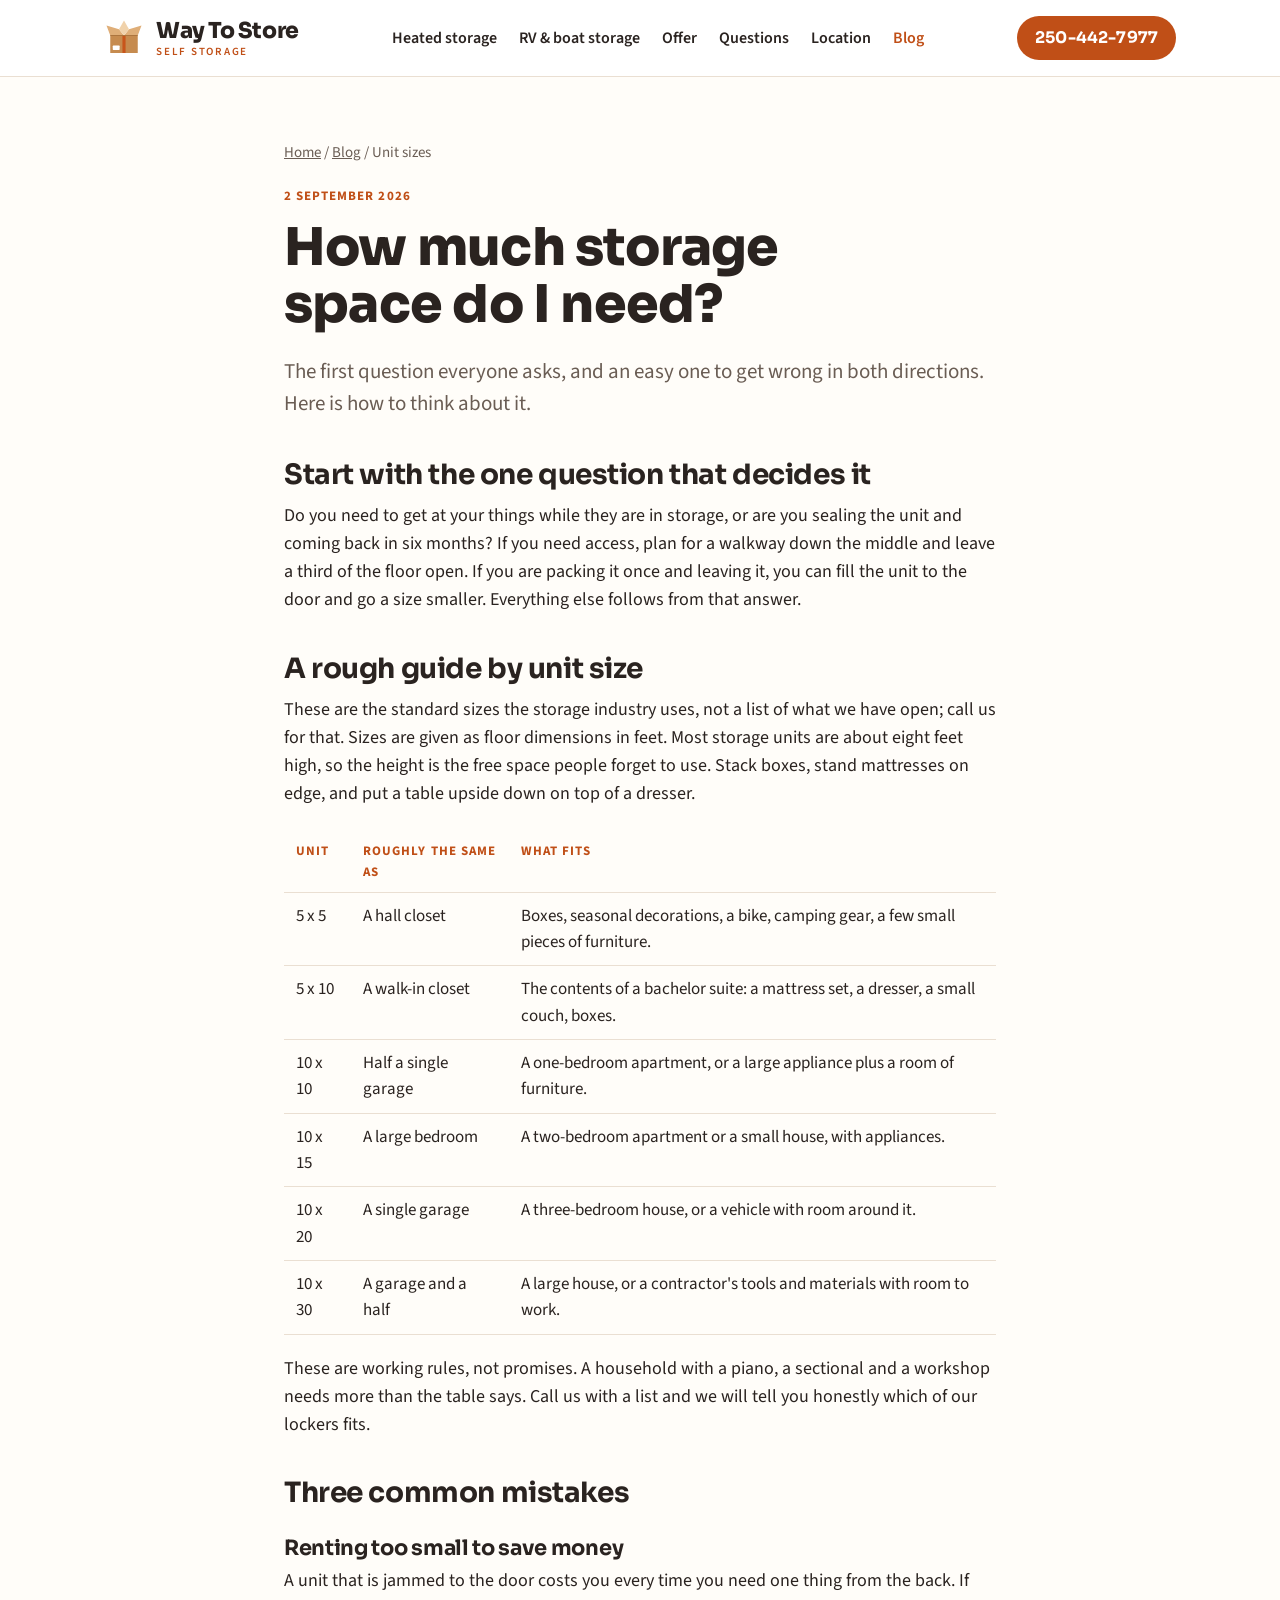
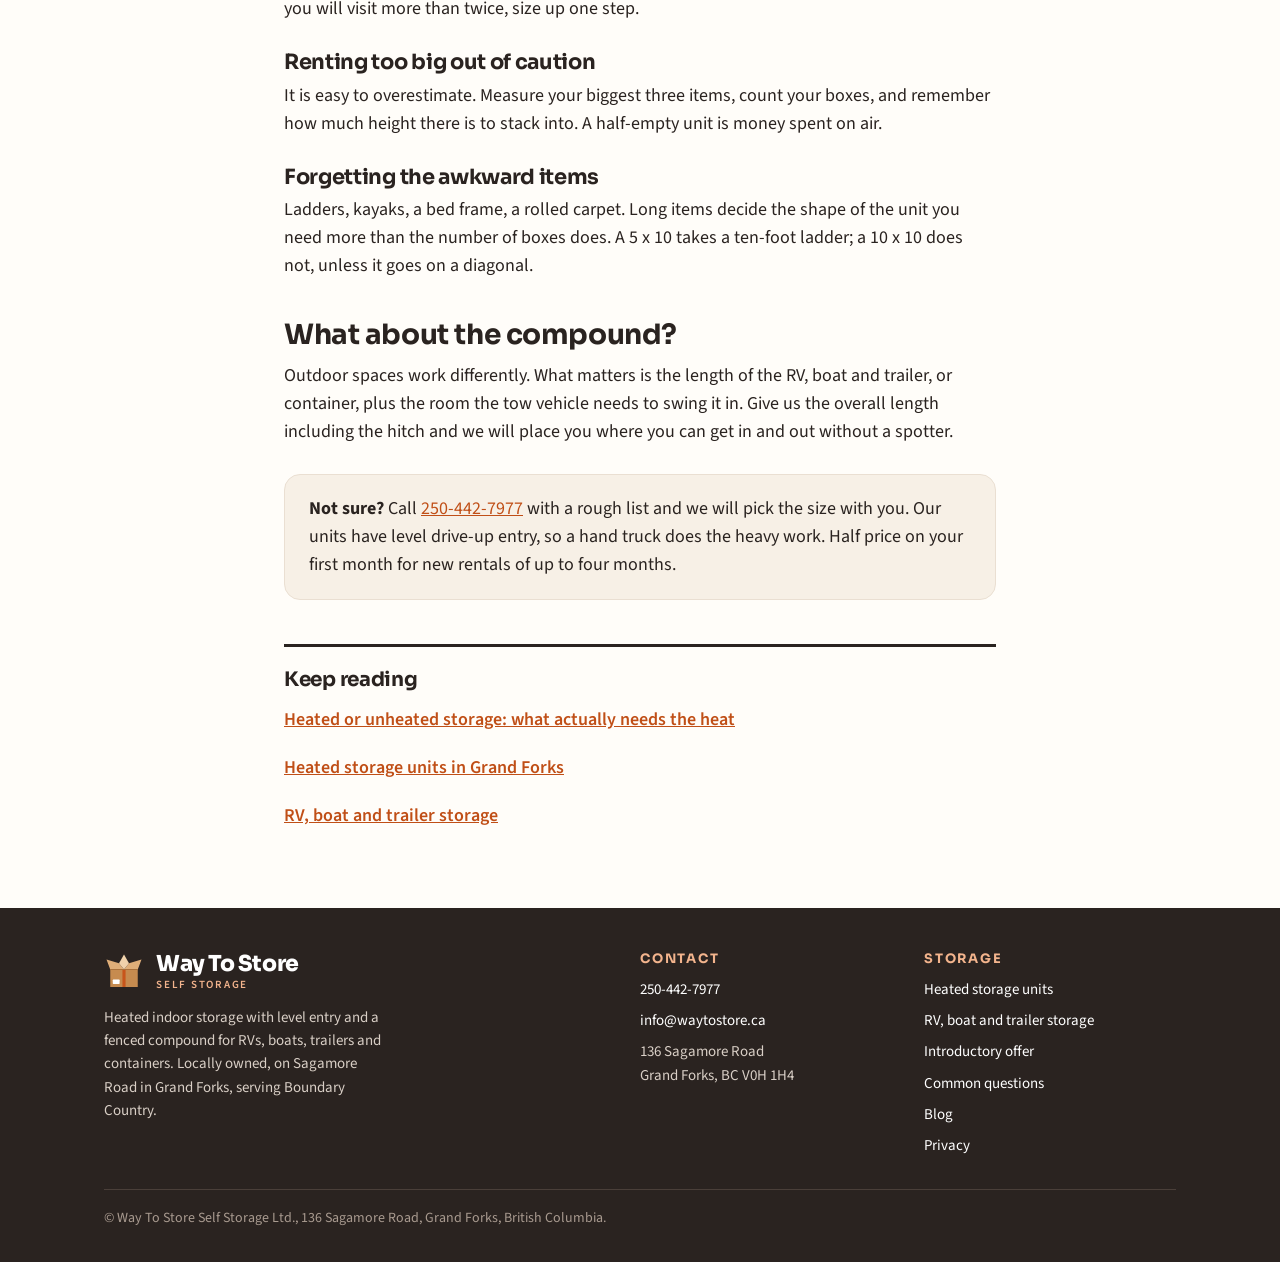
<file: blog/how-much-storage-space-do-i-need.html>
<!DOCTYPE html>
<html lang="en-CA">
<head>
<meta charset="utf-8">
<meta name="viewport" content="width=device-width, initial-scale=1">
<title>How Much Storage Space Do I Need? | Way To Store</title>
<meta name="description" content="A plain guide to self-storage unit sizes, from a few boxes to a three-bedroom house, from Way To Store Self Storage in Grand Forks, BC.">
<link rel="canonical" href="https://waytostore.ca/blog/how-much-storage-space-do-i-need.html">
<link rel="icon" href="../favicon.svg" type="image/svg+xml">
<link rel="icon" href="../favicon.ico" sizes="32x32">
<meta property="og:site_name" content="Way To Store Self Storage">
<meta property="og:title" content="How much storage space do I need?">
<meta property="og:description" content="A plain guide to self-storage unit sizes, and the one question that decides it.">
<meta property="og:type" content="article">
<meta property="og:url" content="https://waytostore.ca/blog/how-much-storage-space-do-i-need.html">
<meta property="og:image" content="https://waytostore.ca/og-image.png">
<meta property="og:locale" content="en_CA">
<meta name="twitter:card" content="summary_large_image">
<!-- fonts --><link rel="preload" href="../fonts/sora-normal-1.woff2" as="font" type="font/woff2" crossorigin><link rel="preload" href="../fonts/source-sans-3-normal-3.woff2" as="font" type="font/woff2" crossorigin><!-- /fonts -->
<link rel="stylesheet" href="../styles.css?v=10">
<script type="application/ld+json">
{
  "@context": "https://schema.org",
  "@type": "BlogPosting",
  "headline": "How much storage space do I need?",
  "description": "A plain guide to self-storage unit sizes, from a few boxes to a three-bedroom house.",
  "datePublished": "2026-09-02",
  "dateModified": "2026-09-02",
  "author": {"@type": "Organization", "name": "Way To Store Self Storage"},
  "publisher": {"@type": "Organization", "name": "Way To Store Self Storage", "url": "https://waytostore.ca/"},
  "mainEntityOfPage": "https://waytostore.ca/blog/how-much-storage-space-do-i-need.html",
  "image": "https://waytostore.ca/og-image.png"
}
</script>
<script type="application/ld+json" data-gen="breadcrumbs">
{
  "@context": "https://schema.org",
  "@type": "BreadcrumbList",
  "itemListElement": [
    {
      "@type": "ListItem",
      "position": 1,
      "name": "Home",
      "item": "https://waytostore.ca/"
    },
    {
      "@type": "ListItem",
      "position": 2,
      "name": "Blog",
      "item": "https://waytostore.ca/blog/"
    },
    {
      "@type": "ListItem",
      "position": 3,
      "name": "Unit sizes",
      "item": "https://waytostore.ca/blog/how-much-storage-space-do-i-need.html"
    }
  ]
}
</script>
</head>
<body>
<header>
  <div class="wrap nav">
    <a class="brand" href="../"><svg class="mark" viewBox="0 0 64 64" aria-hidden="true"><path d="M10 28 H54 V56 H10 Z" fill="#c68b4f"/><path d="M10 28 L4 12 L24 18 L32 28 Z M54 28 L60 12 L40 18 L32 28 Z" fill="#dfae78"/><path d="M24 18 L32 4 L40 18 L32 28 Z" fill="#f0d2ab"/><rect x="29.5" y="28" width="5" height="28" fill="#c8551b"/><path d="M10 28 H54" stroke="#a9713a" stroke-width="1.5"/><rect x="14" y="44" width="11" height="7" rx="1" fill="#ffffff"/></svg><span class="word"><b>Way To Store</b><small>Self Storage</small></span></a>
    <ul class="nav-desktop">
      <li><a href="../heated-storage-grand-forks.html">Heated storage</a></li>
      <li><a href="../rv-boat-trailer-storage-grand-forks.html">RV &amp; boat storage</a></li>
      <li><a href="../#offer">Offer</a></li>
      <li><a href="../#faq">Questions</a></li>
      <li><a href="../#location">Location</a></li>
      <li><a href="../blog/" aria-current="page">Blog</a></li>
    </ul>
    <a class="btn" href="tel:+12504427977">250-442-7977</a>
    <details class="nav-mobile">
      <summary aria-label="Menu"><span></span><span></span><span></span></summary>
      <ul>
        <li><a href="../heated-storage-grand-forks.html">Heated storage</a></li>
        <li><a href="../rv-boat-trailer-storage-grand-forks.html">RV &amp; boat storage</a></li>
        <li><a href="../#offer">Offer</a></li>
        <li><a href="../#faq">Questions</a></li>
        <li><a href="../#location">Location</a></li>
        <li><a href="../blog/" aria-current="page">Blog</a></li>
      </ul>
    </details>
  </div>
</header>

<main class="article">
  <article class="wrap">
    <div class="crumbs"><a href="../">Home</a> / <a href="./">Blog</a> / Unit sizes</div>
    <time datetime="2026-09-02">2 September 2026</time>
    <h1>How much storage space do I need?</h1>
    <p class="lede">The first question everyone asks, and an easy one to get wrong in both directions. Here is how to think about it.</p>

    <h2>Start with the one question that decides it</h2>
    <p>Do you need to get at your things while they are in storage, or are you sealing the unit and coming back in six months? If you need access, plan for a walkway down the middle and leave a third of the floor open. If you are packing it once and leaving it, you can fill the unit to the door and go a size smaller. Everything else follows from that answer.</p>

    <h2>A rough guide by unit size</h2>
    <p>These are the standard sizes the storage industry uses, not a list of what we have open; call us for that. Sizes are given as floor dimensions in feet. Most storage units are about eight feet high, so the height is the free space people forget to use. Stack boxes, stand mattresses on edge, and put a table upside down on top of a dresser.</p>
    <div class="tablewrap">
    <table>
      <thead><tr><th>Unit</th><th>Roughly the same as</th><th>What fits</th></tr></thead>
      <tbody>
        <tr><td>5 x 5</td><td>A hall closet</td><td>Boxes, seasonal decorations, a bike, camping gear, a few small pieces of furniture.</td></tr>
        <tr><td>5 x 10</td><td>A walk-in closet</td><td>The contents of a bachelor suite: a mattress set, a dresser, a small couch, boxes.</td></tr>
        <tr><td>10 x 10</td><td>Half a single garage</td><td>A one-bedroom apartment, or a large appliance plus a room of furniture.</td></tr>
        <tr><td>10 x 15</td><td>A large bedroom</td><td>A two-bedroom apartment or a small house, with appliances.</td></tr>
        <tr><td>10 x 20</td><td>A single garage</td><td>A three-bedroom house, or a vehicle with room around it.</td></tr>
        <tr><td>10 x 30</td><td>A garage and a half</td><td>A large house, or a contractor's tools and materials with room to work.</td></tr>
      </tbody>
    </table>
    </div>
    <p>These are working rules, not promises. A household with a piano, a sectional and a workshop needs more than the table says. Call us with a list and we will tell you honestly which of our lockers fits.</p>

    <h2>Three common mistakes</h2>
    <h3>Renting too small to save money</h3>
    <p>A unit that is jammed to the door costs you every time you need one thing from the back. If you will visit more than twice, size up one step.</p>
    <h3>Renting too big out of caution</h3>
    <p>It is easy to overestimate. Measure your biggest three items, count your boxes, and remember how much height there is to stack into. A half-empty unit is money spent on air.</p>
    <h3>Forgetting the awkward items</h3>
    <p>Ladders, kayaks, a bed frame, a rolled carpet. Long items decide the shape of the unit you need more than the number of boxes does. A 5 x 10 takes a ten-foot ladder; a 10 x 10 does not, unless it goes on a diagonal.</p>

    <h2>What about the compound?</h2>
    <p>Outdoor spaces work differently. What matters is the length of the RV, boat and trailer, or container, plus the room the tow vehicle needs to swing it in. Give us the overall length including the hitch and we will place you where you can get in and out without a spotter.</p>

    <div class="callout">
      <p><strong>Not sure?</strong> Call <a href="tel:+12504427977">250-442-7977</a> with a rough list and we will pick the size with you. Our units have level drive-up entry, so a hand truck does the heavy work. Half price on your first month for new rentals of up to four months.</p>
    </div>
    <aside class="related"><h2>Keep reading</h2><ul><li><a href="heated-vs-unheated-storage-grand-forks.html">Heated or unheated storage: what actually needs the heat</a></li><li><a href="../heated-storage-grand-forks.html">Heated storage units in Grand Forks</a></li><li><a href="../rv-boat-trailer-storage-grand-forks.html">RV, boat and trailer storage</a></li></ul></aside>
  </article>
</main>

<footer>
  <div class="wrap">
    <div class="cols">
      <div>
        <a class="brand" href="../"><svg class="mark" viewBox="0 0 64 64" aria-hidden="true"><path d="M10 28 H54 V56 H10 Z" fill="#c68b4f"/><path d="M10 28 L4 12 L24 18 L32 28 Z M54 28 L60 12 L40 18 L32 28 Z" fill="#dfae78"/><path d="M24 18 L32 4 L40 18 L32 28 Z" fill="#f0d2ab"/><rect x="29.5" y="28" width="5" height="28" fill="#c8551b"/><path d="M10 28 H54" stroke="#a9713a" stroke-width="1.5"/><rect x="14" y="44" width="11" height="7" rx="1" fill="#ffffff"/></svg><span class="word"><b>Way To Store</b><small>Self Storage</small></span></a>
        <p>Heated indoor storage with level entry and a fenced compound for RVs, boats, trailers and containers. Locally owned, on Sagamore Road in Grand Forks, serving Boundary Country.</p>
      </div>
      <div>
        <h3>Contact</h3>
        <ul>
          <li><a href="tel:+12504427977">250-442-7977</a></li>
          <li><a href="mailto:info@waytostore.ca">info@waytostore.ca</a></li>
          <li>136 Sagamore Road<br>Grand Forks, BC V0H 1H4</li>
        </ul>
      </div>
      <div>
        <h3>Storage</h3>
        <ul>
          <li><a href="../heated-storage-grand-forks.html">Heated storage units</a></li>
          <li><a href="../rv-boat-trailer-storage-grand-forks.html">RV, boat and trailer storage</a></li>
          <li><a href="../#offer">Introductory offer</a></li>
          <li><a href="../#faq">Common questions</a></li>
          <li><a href="../blog/">Blog</a></li>
          <li><a href="../privacy.html">Privacy</a></li>
        </ul>
      </div>
    </div>
    <div class="legal">&copy; Way To Store Self Storage Ltd., 136 Sagamore Road, Grand Forks, British Columbia.</div>
  </div>
</footer>
</body>
</html>
</file>
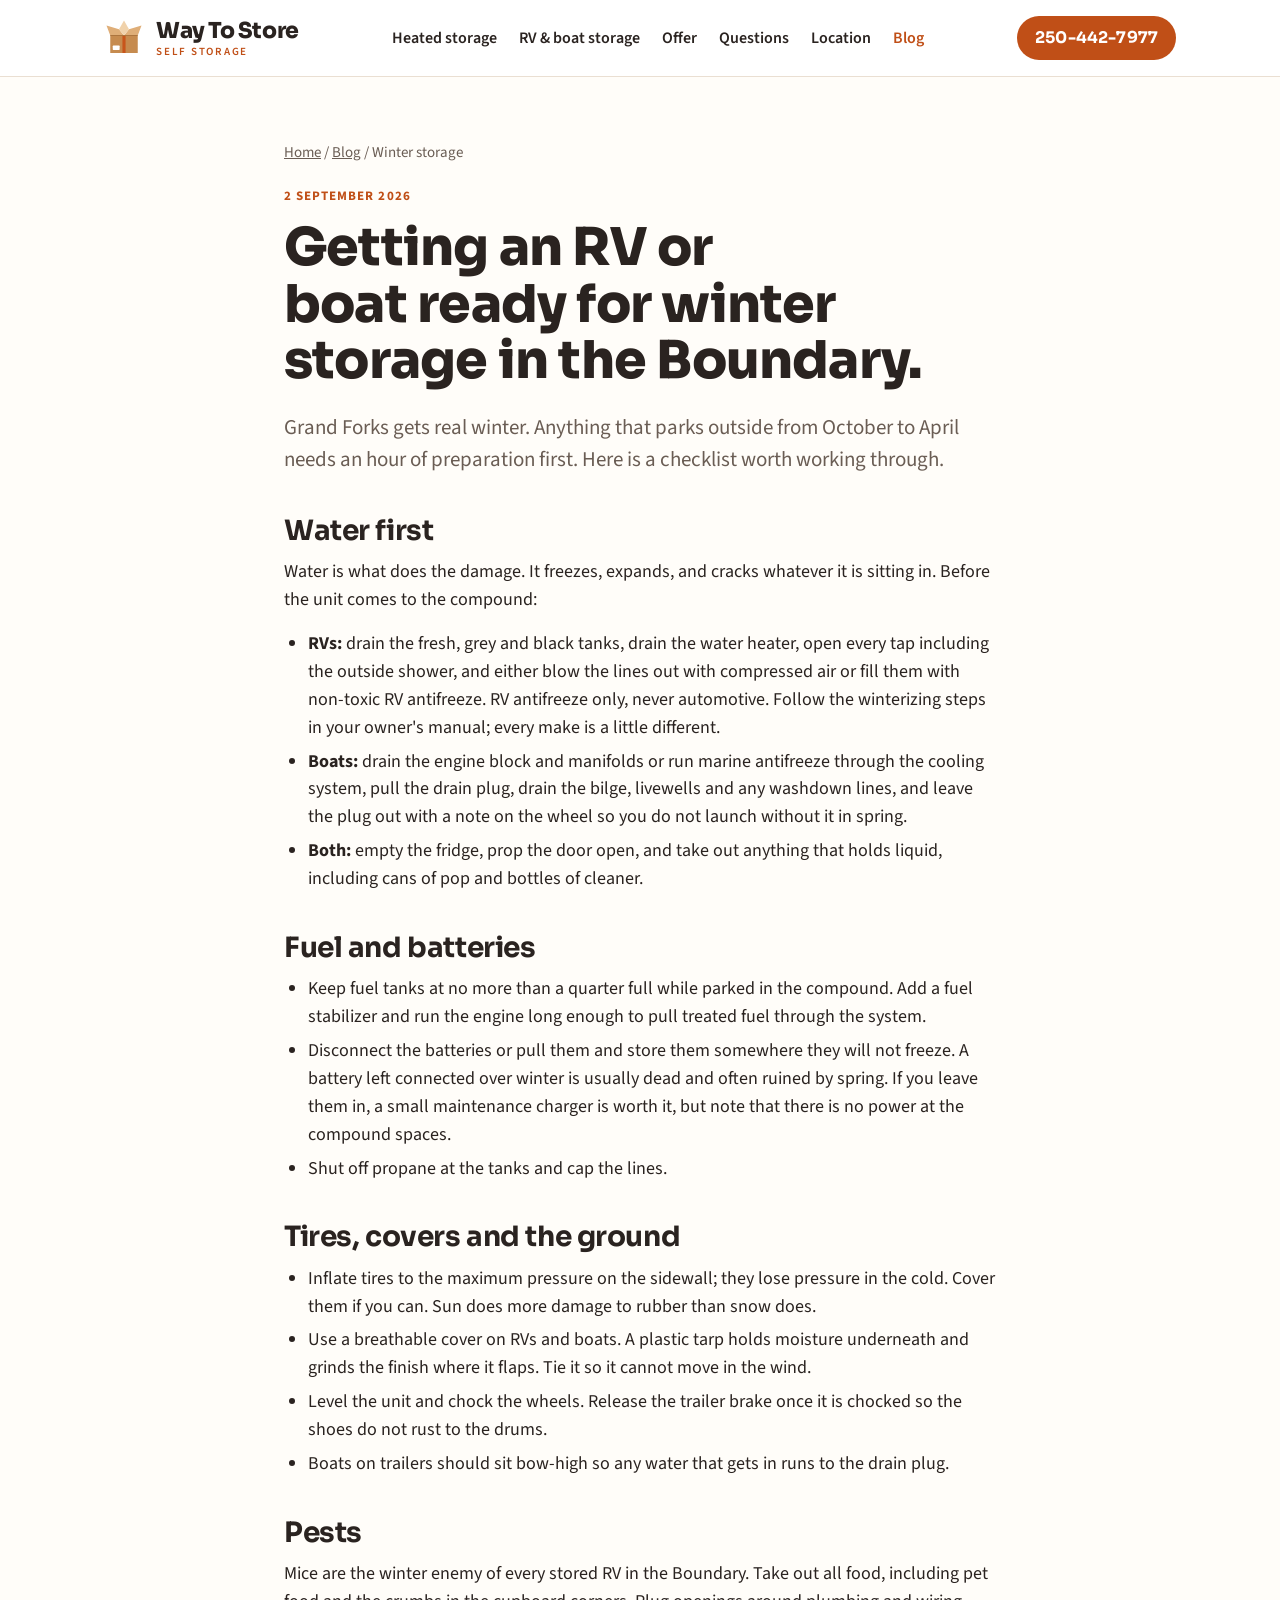
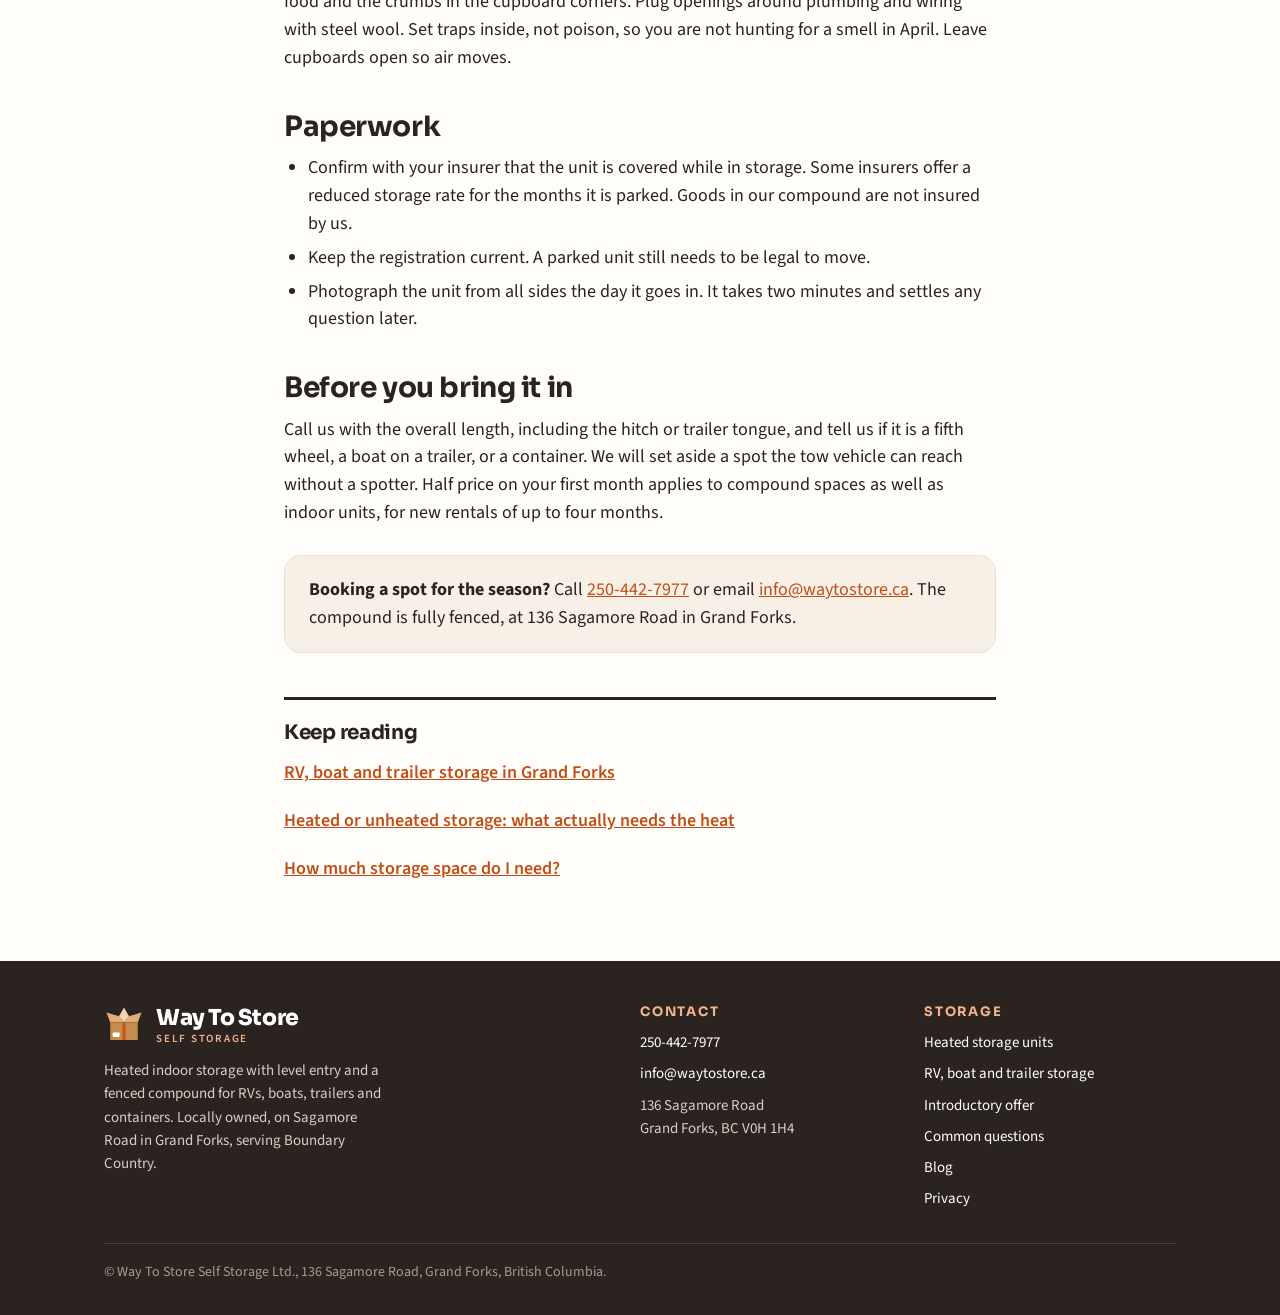
<file: blog/winter-storage-rv-boat-boundary.html>
<!DOCTYPE html>
<html lang="en-CA">
<head>
<meta charset="utf-8">
<meta name="viewport" content="width=device-width, initial-scale=1">
<title>Winter RV &amp; Boat Storage Prep in the Boundary | Way To Store</title>
<meta name="description" content="A practical winter storage checklist for RVs and boats in Grand Forks and Christina Lake: water, fuel, batteries, tires, pests and paperwork.">
<link rel="canonical" href="https://waytostore.ca/blog/winter-storage-rv-boat-boundary.html">
<link rel="icon" href="../favicon.svg" type="image/svg+xml">
<link rel="icon" href="../favicon.ico" sizes="32x32">
<meta property="og:site_name" content="Way To Store Self Storage">
<meta property="og:title" content="Getting an RV or boat ready for winter storage in the Boundary">
<meta property="og:description" content="A checklist to work through before anything parks for the season.">
<meta property="og:type" content="article">
<meta property="og:url" content="https://waytostore.ca/blog/winter-storage-rv-boat-boundary.html">
<meta property="og:image" content="https://waytostore.ca/og-image.png">
<meta property="og:locale" content="en_CA">
<meta name="twitter:card" content="summary_large_image">
<!-- fonts --><link rel="preload" href="../fonts/sora-normal-1.woff2" as="font" type="font/woff2" crossorigin><link rel="preload" href="../fonts/source-sans-3-normal-3.woff2" as="font" type="font/woff2" crossorigin><!-- /fonts -->
<link rel="stylesheet" href="../styles.css?v=10">
<script type="application/ld+json">
{
  "@context": "https://schema.org",
  "@type": "BlogPosting",
  "headline": "Getting an RV or boat ready for winter storage in the Boundary",
  "description": "A practical checklist for winter RV and boat storage: water, fuel, batteries, tires, pests and paperwork.",
  "datePublished": "2026-09-02",
  "dateModified": "2026-09-02",
  "author": {"@type": "Organization", "name": "Way To Store Self Storage"},
  "publisher": {"@type": "Organization", "name": "Way To Store Self Storage", "url": "https://waytostore.ca/"},
  "mainEntityOfPage": "https://waytostore.ca/blog/winter-storage-rv-boat-boundary.html",
  "image": "https://waytostore.ca/og-image.png"
}
</script>
<script type="application/ld+json" data-gen="breadcrumbs">
{
  "@context": "https://schema.org",
  "@type": "BreadcrumbList",
  "itemListElement": [
    {
      "@type": "ListItem",
      "position": 1,
      "name": "Home",
      "item": "https://waytostore.ca/"
    },
    {
      "@type": "ListItem",
      "position": 2,
      "name": "Blog",
      "item": "https://waytostore.ca/blog/"
    },
    {
      "@type": "ListItem",
      "position": 3,
      "name": "Winter storage",
      "item": "https://waytostore.ca/blog/winter-storage-rv-boat-boundary.html"
    }
  ]
}
</script>
</head>
<body>
<header>
  <div class="wrap nav">
    <a class="brand" href="../"><svg class="mark" viewBox="0 0 64 64" aria-hidden="true"><path d="M10 28 H54 V56 H10 Z" fill="#c68b4f"/><path d="M10 28 L4 12 L24 18 L32 28 Z M54 28 L60 12 L40 18 L32 28 Z" fill="#dfae78"/><path d="M24 18 L32 4 L40 18 L32 28 Z" fill="#f0d2ab"/><rect x="29.5" y="28" width="5" height="28" fill="#c8551b"/><path d="M10 28 H54" stroke="#a9713a" stroke-width="1.5"/><rect x="14" y="44" width="11" height="7" rx="1" fill="#ffffff"/></svg><span class="word"><b>Way To Store</b><small>Self Storage</small></span></a>
    <ul class="nav-desktop">
      <li><a href="../heated-storage-grand-forks.html">Heated storage</a></li>
      <li><a href="../rv-boat-trailer-storage-grand-forks.html">RV &amp; boat storage</a></li>
      <li><a href="../#offer">Offer</a></li>
      <li><a href="../#faq">Questions</a></li>
      <li><a href="../#location">Location</a></li>
      <li><a href="../blog/" aria-current="page">Blog</a></li>
    </ul>
    <a class="btn" href="tel:+12504427977">250-442-7977</a>
    <details class="nav-mobile">
      <summary aria-label="Menu"><span></span><span></span><span></span></summary>
      <ul>
        <li><a href="../heated-storage-grand-forks.html">Heated storage</a></li>
        <li><a href="../rv-boat-trailer-storage-grand-forks.html">RV &amp; boat storage</a></li>
        <li><a href="../#offer">Offer</a></li>
        <li><a href="../#faq">Questions</a></li>
        <li><a href="../#location">Location</a></li>
        <li><a href="../blog/" aria-current="page">Blog</a></li>
      </ul>
    </details>
  </div>
</header>

<main class="article">
  <article class="wrap">
    <div class="crumbs"><a href="../">Home</a> / <a href="./">Blog</a> / Winter storage</div>
    <time datetime="2026-09-02">2 September 2026</time>
    <h1>Getting an RV or boat ready for winter storage in the Boundary.</h1>
    <p class="lede">Grand Forks gets real winter. Anything that parks outside from October to April needs an hour of preparation first. Here is a checklist worth working through.</p>

    <h2>Water first</h2>
    <p>Water is what does the damage. It freezes, expands, and cracks whatever it is sitting in. Before the unit comes to the compound:</p>
    <ul>
      <li><strong>RVs:</strong> drain the fresh, grey and black tanks, drain the water heater, open every tap including the outside shower, and either blow the lines out with compressed air or fill them with non-toxic RV antifreeze. RV antifreeze only, never automotive. Follow the winterizing steps in your owner's manual; every make is a little different.</li>
      <li><strong>Boats:</strong> drain the engine block and manifolds or run marine antifreeze through the cooling system, pull the drain plug, drain the bilge, livewells and any washdown lines, and leave the plug out with a note on the wheel so you do not launch without it in spring.</li>
      <li><strong>Both:</strong> empty the fridge, prop the door open, and take out anything that holds liquid, including cans of pop and bottles of cleaner.</li>
    </ul>

    <h2>Fuel and batteries</h2>
    <ul>
      <li>Keep fuel tanks at no more than a quarter full while parked in the compound. Add a fuel stabilizer and run the engine long enough to pull treated fuel through the system.</li>
      <li>Disconnect the batteries or pull them and store them somewhere they will not freeze. A battery left connected over winter is usually dead and often ruined by spring. If you leave them in, a small maintenance charger is worth it, but note that there is no power at the compound spaces.</li>
      <li>Shut off propane at the tanks and cap the lines.</li>
    </ul>

    <h2>Tires, covers and the ground</h2>
    <ul>
      <li>Inflate tires to the maximum pressure on the sidewall; they lose pressure in the cold. Cover them if you can. Sun does more damage to rubber than snow does.</li>
      <li>Use a breathable cover on RVs and boats. A plastic tarp holds moisture underneath and grinds the finish where it flaps. Tie it so it cannot move in the wind.</li>
      <li>Level the unit and chock the wheels. Release the trailer brake once it is chocked so the shoes do not rust to the drums.</li>
      <li>Boats on trailers should sit bow-high so any water that gets in runs to the drain plug.</li>
    </ul>

    <h2>Pests</h2>
    <p>Mice are the winter enemy of every stored RV in the Boundary. Take out all food, including pet food and the crumbs in the cupboard corners. Plug openings around plumbing and wiring with steel wool. Set traps inside, not poison, so you are not hunting for a smell in April. Leave cupboards open so air moves.</p>

    <h2>Paperwork</h2>
    <ul>
      <li>Confirm with your insurer that the unit is covered while in storage. Some insurers offer a reduced storage rate for the months it is parked. Goods in our compound are not insured by us.</li>
      <li>Keep the registration current. A parked unit still needs to be legal to move.</li>
      <li>Photograph the unit from all sides the day it goes in. It takes two minutes and settles any question later.</li>
    </ul>

    <h2>Before you bring it in</h2>
    <p>Call us with the overall length, including the hitch or trailer tongue, and tell us if it is a fifth wheel, a boat on a trailer, or a container. We will set aside a spot the tow vehicle can reach without a spotter. Half price on your first month applies to compound spaces as well as indoor units, for new rentals of up to four months.</p>

    <div class="callout">
      <p><strong>Booking a spot for the season?</strong> Call <a href="tel:+12504427977">250-442-7977</a> or email <a href="mailto:info@waytostore.ca">info@waytostore.ca</a>. The compound is fully fenced, at 136 Sagamore Road in Grand Forks.</p>
    </div>
    <aside class="related"><h2>Keep reading</h2><ul><li><a href="../rv-boat-trailer-storage-grand-forks.html">RV, boat and trailer storage in Grand Forks</a></li><li><a href="heated-vs-unheated-storage-grand-forks.html">Heated or unheated storage: what actually needs the heat</a></li><li><a href="how-much-storage-space-do-i-need.html">How much storage space do I need?</a></li></ul></aside>
  </article>
</main>

<footer>
  <div class="wrap">
    <div class="cols">
      <div>
        <a class="brand" href="../"><svg class="mark" viewBox="0 0 64 64" aria-hidden="true"><path d="M10 28 H54 V56 H10 Z" fill="#c68b4f"/><path d="M10 28 L4 12 L24 18 L32 28 Z M54 28 L60 12 L40 18 L32 28 Z" fill="#dfae78"/><path d="M24 18 L32 4 L40 18 L32 28 Z" fill="#f0d2ab"/><rect x="29.5" y="28" width="5" height="28" fill="#c8551b"/><path d="M10 28 H54" stroke="#a9713a" stroke-width="1.5"/><rect x="14" y="44" width="11" height="7" rx="1" fill="#ffffff"/></svg><span class="word"><b>Way To Store</b><small>Self Storage</small></span></a>
        <p>Heated indoor storage with level entry and a fenced compound for RVs, boats, trailers and containers. Locally owned, on Sagamore Road in Grand Forks, serving Boundary Country.</p>
      </div>
      <div>
        <h3>Contact</h3>
        <ul>
          <li><a href="tel:+12504427977">250-442-7977</a></li>
          <li><a href="mailto:info@waytostore.ca">info@waytostore.ca</a></li>
          <li>136 Sagamore Road<br>Grand Forks, BC V0H 1H4</li>
        </ul>
      </div>
      <div>
        <h3>Storage</h3>
        <ul>
          <li><a href="../heated-storage-grand-forks.html">Heated storage units</a></li>
          <li><a href="../rv-boat-trailer-storage-grand-forks.html">RV, boat and trailer storage</a></li>
          <li><a href="../#offer">Introductory offer</a></li>
          <li><a href="../#faq">Common questions</a></li>
          <li><a href="../blog/">Blog</a></li>
          <li><a href="../privacy.html">Privacy</a></li>
        </ul>
      </div>
    </div>
    <div class="legal">&copy; Way To Store Self Storage Ltd., 136 Sagamore Road, Grand Forks, British Columbia.</div>
  </div>
</footer>
</body>
</html>
</file>
<file: styles.css>
/* Way To Store Self Storage - shared styles
   Palette v4 (2026-09-21): warm cream ground, espresso text, deep rust accent used sparingly, soft shadows.
   Logo: kraft carton with rust tape. Deliberately distinct from HydraClean (navy / gold / red). */
/* Self-hosted fonts (SIL OFL): Sora + Source Sans 3, latin subset, variable woff2 */
@font-face{font-family:'Sora';font-style:normal;font-weight:600;font-display:swap;src:url('fonts/sora-normal-1.woff2') format('woff2');unicode-range:U+0000-00FF, U+0131, U+0152-0153, U+02BB-02BC, U+02C6, U+02DA, U+02DC, U+0304, U+0308, U+0329, U+2000-206F, U+20AC, U+2122, U+2191, U+2193, U+2212, U+2215, U+FEFF, U+FFFD}
@font-face{font-family:'Sora';font-style:normal;font-weight:700;font-display:swap;src:url('fonts/sora-normal-1.woff2') format('woff2');unicode-range:U+0000-00FF, U+0131, U+0152-0153, U+02BB-02BC, U+02C6, U+02DA, U+02DC, U+0304, U+0308, U+0329, U+2000-206F, U+20AC, U+2122, U+2191, U+2193, U+2212, U+2215, U+FEFF, U+FFFD}
@font-face{font-family:'Sora';font-style:normal;font-weight:800;font-display:swap;src:url('fonts/sora-normal-1.woff2') format('woff2');unicode-range:U+0000-00FF, U+0131, U+0152-0153, U+02BB-02BC, U+02C6, U+02DA, U+02DC, U+0304, U+0308, U+0329, U+2000-206F, U+20AC, U+2122, U+2191, U+2193, U+2212, U+2215, U+FEFF, U+FFFD}
@font-face{font-family:'Source Sans 3';font-style:italic;font-weight:400;font-display:swap;src:url('fonts/source-sans-3-italic-2.woff2') format('woff2');unicode-range:U+0000-00FF, U+0131, U+0152-0153, U+02BB-02BC, U+02C6, U+02DA, U+02DC, U+0304, U+0308, U+0329, U+2000-206F, U+20AC, U+2122, U+2191, U+2193, U+2212, U+2215, U+FEFF, U+FFFD}
@font-face{font-family:'Source Sans 3';font-style:normal;font-weight:400;font-display:swap;src:url('fonts/source-sans-3-normal-3.woff2') format('woff2');unicode-range:U+0000-00FF, U+0131, U+0152-0153, U+02BB-02BC, U+02C6, U+02DA, U+02DC, U+0304, U+0308, U+0329, U+2000-206F, U+20AC, U+2122, U+2191, U+2193, U+2212, U+2215, U+FEFF, U+FFFD}
@font-face{font-family:'Source Sans 3';font-style:normal;font-weight:600;font-display:swap;src:url('fonts/source-sans-3-normal-3.woff2') format('woff2');unicode-range:U+0000-00FF, U+0131, U+0152-0153, U+02BB-02BC, U+02C6, U+02DA, U+02DC, U+0304, U+0308, U+0329, U+2000-206F, U+20AC, U+2122, U+2191, U+2193, U+2212, U+2215, U+FEFF, U+FFFD}
@font-face{font-family:'Source Sans 3';font-style:normal;font-weight:700;font-display:swap;src:url('fonts/source-sans-3-normal-3.woff2') format('woff2');unicode-range:U+0000-00FF, U+0131, U+0152-0153, U+02BB-02BC, U+02C6, U+02DA, U+02DC, U+0304, U+0308, U+0329, U+2000-206F, U+20AC, U+2122, U+2191, U+2193, U+2212, U+2215, U+FEFF, U+FFFD}
:root{
  --white:#ffffff;
  --ground:#fffdf9;
  --tint:#f7f0e6;
  --tint-2:#efe4d5;
  --ink:#2a2320;
  --ink-2:#6a5d54;
  --line:#eadfd2;
  --accent:#c04f17;
  --accent-dark:#9a3d10;
  --accent-soft:#fbe6d8;
  --cream:#fff6ec;
  --kraft:#c68b4f;
  --shadow:0 1px 2px rgba(42,35,32,.05),0 10px 28px rgba(42,35,32,.07);
}
*{box-sizing:border-box}
html{scroll-behavior:smooth}
@media (prefers-reduced-motion: reduce){html{scroll-behavior:auto}}
body{margin:0;background:var(--ground);color:var(--ink);font-family:"Source Sans 3","Segoe UI",Arial,sans-serif;font-size:18px;line-height:1.55}
a{color:var(--accent)}
a:focus-visible,button:focus-visible,summary:focus-visible{outline:3px solid var(--accent);outline-offset:3px}
img,svg{max-width:100%}
h1,h2,h3{font-family:"Sora","Segoe UI",Arial,sans-serif;line-height:1.08;margin:0;text-wrap:balance;letter-spacing:-.015em}
h1{font-size:clamp(40px,6vw,68px);font-weight:800}
h2{font-size:clamp(28px,3.8vw,40px);font-weight:700}
h3{font-size:22px;font-weight:700}
p{margin:0 0 16px;max-width:62ch}
.wrap{max-width:1120px;margin:0 auto;padding:0 24px}
.band{padding:72px 0}
.band.tint{background:var(--tint)}
.eyebrow{font-weight:700;font-size:14px;letter-spacing:.14em;text-transform:uppercase;color:var(--accent);margin-bottom:14px}
.btn{display:inline-block;background:var(--accent);color:var(--white);text-decoration:none;font-weight:700;padding:14px 24px;border-radius:999px;font-size:17px;white-space:nowrap;font-family:"Sora","Segoe UI",Arial,sans-serif;letter-spacing:.01em}
.btn:hover{background:var(--accent-dark)}
.btn.ghost{background:transparent;color:var(--ink);border:2px solid var(--ink);padding:12px 22px}
.btn.ghost:hover{background:var(--tint)}
.btn.accent{background:var(--accent);color:var(--white)}
.btn.accent:hover{background:var(--accent-dark)}
.actions{display:flex;flex-wrap:wrap;gap:14px;margin-top:30px}

/* header + logo */
header{border-bottom:1px solid var(--line);background:var(--white);position:sticky;top:0;z-index:5}
.nav{display:flex;align-items:center;justify-content:space-between;gap:16px;height:76px}
.brand{display:flex;align-items:center;gap:12px;text-decoration:none;color:var(--ink)}
.brand .mark{width:40px;height:40px;flex:none}
.brand .word{display:flex;flex-direction:column;line-height:1}
.brand .word b{font-family:"Sora","Segoe UI",Arial,sans-serif;font-weight:800;font-size:22px;letter-spacing:-.02em}
.brand .word small{font-weight:600;font-size:11px;letter-spacing:.16em;text-transform:uppercase;color:var(--accent);margin-top:4px}
.nav ul{list-style:none;margin:0;padding:0}
.nav-desktop{display:flex;gap:22px}
.nav ul a{color:var(--ink);text-decoration:none;font-weight:600;font-size:16px}
.nav ul a:hover,.nav ul a[aria-current]{color:var(--accent)}
.nav-mobile{display:none;position:relative}
.nav-mobile summary{list-style:none;cursor:pointer;width:44px;height:44px;display:flex;flex-direction:column;justify-content:center;gap:5px;padding:0 10px;border:2px solid var(--ink);border-radius:10px}
.nav-mobile summary::-webkit-details-marker{display:none}
.nav-mobile summary span{display:block;height:3px;background:var(--ink);border-radius:2px}
.nav-mobile ul{position:absolute;right:0;top:54px;background:var(--white);border:1px solid var(--line);border-radius:14px;box-shadow:0 14px 34px rgba(0,0,0,.14);padding:8px;min-width:240px;display:grid}
.nav-mobile ul a{display:block;padding:13px 14px;font-size:17px;border-radius:8px}
.nav-mobile ul a:hover{background:var(--tint)}
.nav .btn{padding:10px 18px;font-size:16px;background:var(--accent);color:var(--white)}
.nav .btn:hover{background:var(--accent-dark)}
@media (max-width:980px){
  .nav-desktop{display:none}
  .nav-mobile{display:block}
  .nav{height:64px}
  .brand .mark{width:34px;height:34px}
  .brand .word b{font-size:19px}
  .brand .word small{display:none}
  .nav .btn{padding:9px 14px;font-size:15px;margin-left:auto}
}

/* offer ribbon */
.ribbon{background:var(--accent-soft);color:var(--ink);border-bottom:1px solid var(--line)}
.ribbon .wrap{display:flex;flex-wrap:wrap;align-items:center;justify-content:space-between;gap:8px 24px;padding-top:11px;padding-bottom:11px;font-size:16px}
.ribbon strong{font-family:"Sora","Segoe UI",Arial,sans-serif;font-weight:700}
.ribbon a{color:var(--accent-dark);font-weight:700;white-space:nowrap}

/* hero */
.hero{padding:64px 0 60px;background:var(--ground)}
.hero .grid{display:grid;grid-template-columns:minmax(0,7fr) minmax(0,5fr);gap:56px;align-items:center}
@media (max-width:860px){.hero .grid{grid-template-columns:1fr;gap:36px}}
.hero p.lede{font-size:21px;color:var(--ink-2);margin-top:22px}
.hero-offer{background:var(--accent);color:var(--white);border-radius:24px;padding:34px 32px 30px;box-shadow:0 14px 36px rgba(154,61,16,.26)}
.hero-offer .label{font-weight:800;font-size:13px;letter-spacing:.18em;text-transform:uppercase}
.hero-offer .big{font-family:"Sora","Segoe UI",Arial,sans-serif;font-weight:800;font-size:clamp(56px,7vw,84px);line-height:.95;margin:12px 0 4px;letter-spacing:-.03em}
.hero-offer .sub{font-family:"Sora","Segoe UI",Arial,sans-serif;font-weight:700;font-size:26px;line-height:1.15}
.hero-offer .terms{font-size:15px;margin:14px 0 0;color:var(--cream);max-width:none}
.hero-offer .btn{margin-top:22px;font-size:18px;padding:16px 26px;background:var(--cream);color:var(--ink)}
.hero-offer .btn:hover{background:var(--white)}
.facts-strip{display:grid;grid-template-columns:repeat(5,1fr);gap:18px;margin:44px 0 0;padding-top:20px;border-top:3px solid var(--ink)}
@media (max-width:900px){.facts-strip{grid-template-columns:repeat(2,1fr)}}
@media (max-width:520px){.facts-strip{grid-template-columns:1fr}}
.facts-strip dt{color:var(--accent);font-weight:800;letter-spacing:.1em;text-transform:uppercase;font-size:12px;margin-bottom:4px}
.facts-strip dd{margin:0;font-size:16px}

/* why strip */
.why{display:grid;grid-template-columns:repeat(4,1fr);gap:24px;margin-top:40px}
@media (max-width:900px){.why{grid-template-columns:repeat(2,1fr)}}
@media (max-width:520px){.why{grid-template-columns:1fr}}
.why div{background:var(--white);border:1px solid var(--line);border-radius:20px;padding:24px 22px 22px;box-shadow:var(--shadow)}
.why svg{width:56px;height:56px;padding:12px;border-radius:16px;background:var(--accent-soft);color:var(--accent);display:block;margin-bottom:16px}
.why h3{font-size:19px;margin-bottom:6px}
.why p{font-size:16px;color:var(--ink-2);margin:0}

/* offerings */
.two{display:grid;grid-template-columns:1fr 1fr;gap:28px;margin-top:40px}
@media (max-width:760px){.two{grid-template-columns:1fr}}
.offer{background:var(--white);border:1px solid var(--line);border-radius:24px;padding:32px 30px 28px;box-shadow:var(--shadow)}
.offer .num{font-family:"Sora","Segoe UI",Arial,sans-serif;font-weight:700;font-size:13px;letter-spacing:.16em;color:var(--accent);margin-bottom:12px}
.offer h3,.step h3{margin-bottom:10px}
.offer ul{margin:18px 0 0;padding-left:0;list-style:none;display:grid;gap:10px}
.offer li{padding-left:28px;position:relative;font-size:17px}
.offer li::before{content:"";position:absolute;left:0;top:6px;width:16px;height:16px;border-radius:50%;background:var(--accent-soft)}
.offer li::after{content:"";position:absolute;left:5px;top:9px;width:6px;height:9px;border-right:2.5px solid var(--accent);border-bottom:2.5px solid var(--accent);transform:rotate(45deg)}

/* introductory offer block */
.offer-block{margin-top:44px;display:grid;grid-template-columns:minmax(0,5fr) minmax(0,7fr);border-radius:24px;overflow:hidden;border:1px solid var(--line);box-shadow:var(--shadow)}
@media (max-width:760px){.offer-block{grid-template-columns:1fr}}
.offer-block .price{background:var(--accent);color:var(--white);padding:36px 30px;display:flex;flex-direction:column;justify-content:center}
.offer-block .price .label{font-weight:700;font-size:13px;letter-spacing:.16em;text-transform:uppercase}
.offer-block .price .big{font-family:"Sora","Segoe UI",Arial,sans-serif;font-weight:800;font-size:clamp(48px,6vw,72px);line-height:1;margin:10px 0 6px;letter-spacing:-.03em}
.offer-block .price .sub{font-size:19px;font-weight:600}
.offer-block .terms{padding:34px 30px;background:var(--white)}
.offer-block .terms p{margin-bottom:12px}
.offer-block .terms .fine{font-size:15px;color:var(--ink-2);margin:0}
.offer-block .actions{margin-top:20px}

/* steps */
.steps{display:grid;grid-template-columns:repeat(3,1fr);gap:28px;margin-top:40px}
@media (max-width:760px){.steps{grid-template-columns:1fr}}
.step{border-top:3px solid var(--accent);padding-top:18px}
.step .n{font-family:"Sora","Segoe UI",Arial,sans-serif;font-weight:800;font-size:15px;color:var(--accent);letter-spacing:.1em;margin-bottom:8px}
.step p{font-size:17px;color:var(--ink-2);margin:0}

/* faq */
.faq{margin-top:36px;border-top:1px solid var(--line)}
.faq details{border-bottom:1px solid var(--line)}
.faq summary{cursor:pointer;list-style:none;padding:18px 44px 18px 0;font-weight:600;font-size:19px;position:relative}
.faq summary::-webkit-details-marker{display:none}
.faq summary::after{content:"";position:absolute;right:6px;top:50%;width:12px;height:12px;border-right:3px solid var(--accent);border-bottom:3px solid var(--accent);transform:translateY(-70%) rotate(45deg);transition:transform .15s}
.faq details[open] summary::after{transform:translateY(-30%) rotate(-135deg)}
.faq details p{padding:0 0 18px;color:var(--ink-2);font-size:17px;margin:0}

/* location */
.loc{display:grid;grid-template-columns:minmax(0,5fr) minmax(0,7fr);gap:40px;align-items:start;margin-top:40px}
@media (max-width:860px){.loc{grid-template-columns:1fr}}
.map{aspect-ratio:4/3;border:0;width:100%;background:var(--tint);border-radius:20px}
address{font-style:normal;font-size:19px;line-height:1.5}
.contact-list{list-style:none;padding:0;margin:22px 0 0;display:grid;gap:12px;font-size:18px}
.contact-list span{display:block;font-size:12px;letter-spacing:.1em;text-transform:uppercase;color:var(--accent);font-weight:700}

/* blog */
.post-list{list-style:none;padding:0;margin:40px 0 0;display:grid;gap:22px}
.post-list li{background:var(--white);border:1px solid var(--line);border-radius:16px;padding:24px 26px;max-width:760px}
.post-list time{display:block;font-size:13px;letter-spacing:.08em;text-transform:uppercase;color:var(--accent);font-weight:700;margin-bottom:8px}
.post-list h3 a{color:var(--ink);text-decoration:none}
.post-list h3 a:hover{color:var(--accent)}
.post-list p{color:var(--ink-2);font-size:17px;margin:10px 0 0}
.article{padding:64px 0 72px}
.article .wrap{max-width:760px}
.article time{display:block;font-size:13px;letter-spacing:.08em;text-transform:uppercase;color:var(--accent);font-weight:700;margin-bottom:14px}
.article h1{font-size:clamp(34px,5vw,52px)}
.article .lede{font-size:21px;color:var(--ink-2);margin:22px 0 32px}
.article h2{font-size:28px;margin:40px 0 12px}
.article h3{font-size:21px;margin:28px 0 8px}
.article p,.article li{max-width:none}
.article ul,.article ol{padding-left:24px;margin:0 0 16px}
.article li{margin:6px 0}
.article table{border-collapse:collapse;width:100%;font-size:17px;margin:8px 0 20px}
.article th,.article td{text-align:left;padding:10px 12px;border-bottom:1px solid var(--line);vertical-align:top}
.article th{font-size:13px;letter-spacing:.08em;text-transform:uppercase;color:var(--accent)}
.tablewrap{overflow-x:auto}
.callout{border-radius:16px;background:var(--tint);padding:20px 24px;margin:28px 0;border:1px solid var(--line)}
.callout p{margin:0}
.crumbs{font-size:15px;color:var(--ink-2);margin-bottom:22px}
.crumbs a{color:var(--ink-2)}

/* footer */
footer{background:var(--ink);color:#d9cfc6;padding:44px 0 32px;font-size:15px}
footer .cols{display:grid;grid-template-columns:2fr 1fr 1fr;gap:32px}
@media (max-width:760px){footer .cols{grid-template-columns:1fr}}
footer .brand{color:var(--white)}
footer .brand .word small{color:#f3b48d}
footer p{color:#d9cfc6;margin:14px 0 0;max-width:40ch}
footer h3{font-size:13px;letter-spacing:.14em;text-transform:uppercase;color:#f3b48d;margin-bottom:12px}
footer ul{list-style:none;padding:0;margin:0;display:grid;gap:8px}
footer a{color:var(--white);text-decoration:none}
footer a:hover{text-decoration:underline}
footer .legal{border-top:1px solid #4a3f39;margin-top:32px;padding-top:18px;font-size:14px;color:#a89a8f}

/* service pages, related reading, small helpers (SEO pass 2026-09-21) */
.hero.service{padding:48px 0 56px}
.hero.service h1{max-width:18ch}
.hero.service .lede{max-width:60ch}
.section-intro{font-size:19px;color:var(--ink-2);margin:14px 0 0;max-width:70ch}
.prose{margin-top:22px}
.prose p{max-width:70ch;font-size:18px}
.why.three{grid-template-columns:repeat(3,1fr)}
@media (max-width:900px){.why.three{grid-template-columns:1fr}}
.muted-note{margin:26px 0 0;color:var(--ink-2);font-size:17px;max-width:70ch}
.after-list{margin:18px 0 0;font-size:17px}
.cta-row{display:flex;flex-wrap:wrap;gap:24px 48px;align-items:center;justify-content:space-between}
.cta-row p{margin:12px 0 0;color:var(--ink-2)}
.cta-row .actions{margin-top:0}
.post-list h2{font-size:22px}
.post-list h2 a{color:var(--ink);text-decoration:none}
.post-list h2 a:hover{color:var(--accent)}
.related{margin-top:44px;padding-top:22px;border-top:3px solid var(--ink)}
.related h2{font-size:20px;margin:0 0 10px}
.related ul{list-style:none;padding:0;margin:0;display:grid;gap:8px}
.related a{font-weight:600}

/* links page (Instagram bio target) */
.linkpage{max-width:560px}
.btn.wide{display:block;text-align:center;margin:26px 0 18px}
.linklist{list-style:none;padding:0;margin:0;display:grid;gap:12px}
.linklist a{display:block;padding:16px 20px;border:1px solid var(--line);border-radius:16px;background:var(--white);color:var(--ink);font-weight:600;text-decoration:none;box-shadow:var(--shadow)}
.linklist a:hover{border-color:var(--accent);color:var(--accent-dark)}
</file>
